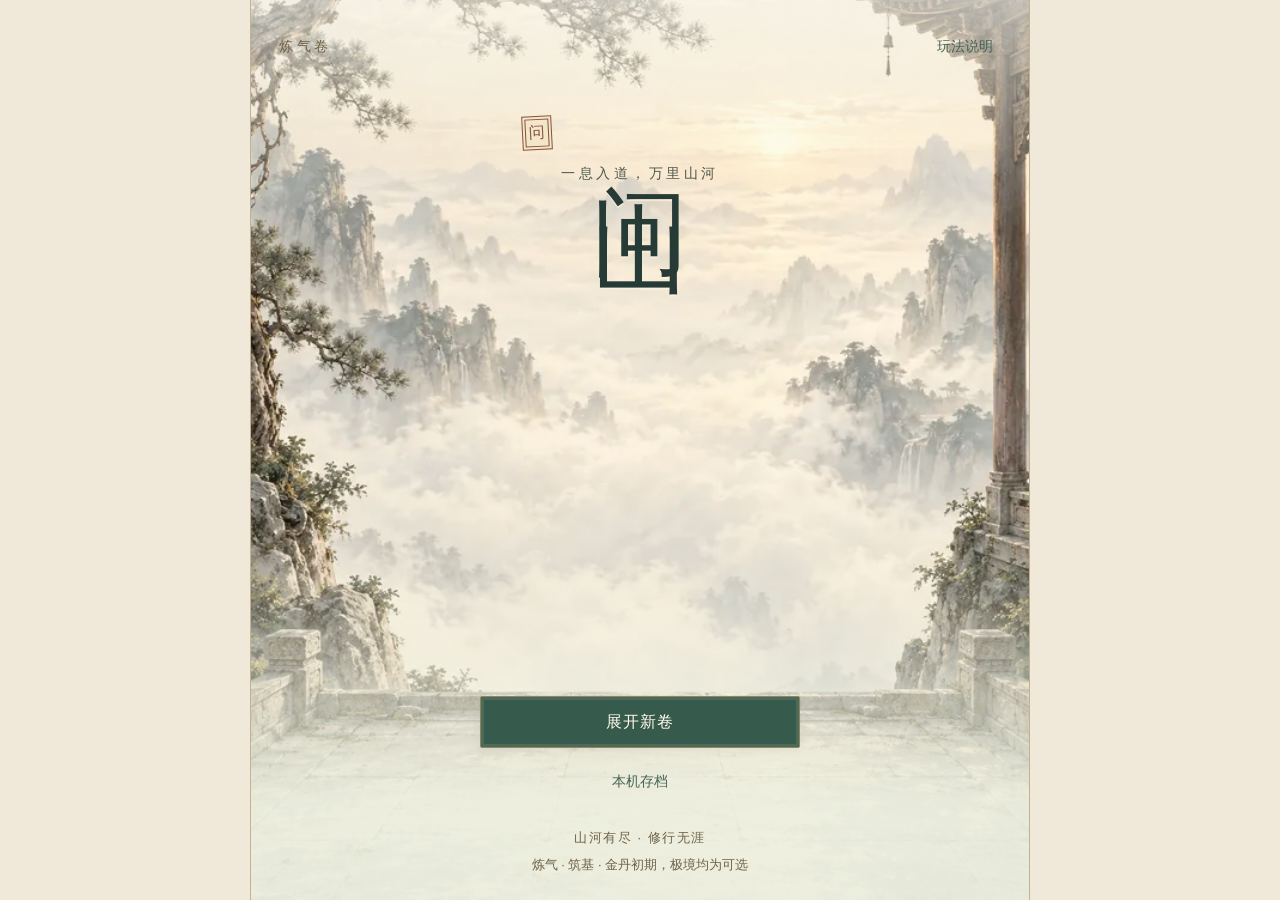
<file: index.html>
<!doctype html><html lang="zh-CN"><head><meta charset="UTF-8"><meta name="viewport" content="width=device-width,initial-scale=1,viewport-fit=cover"><meta name="theme-color" content="#f0e9d9"><meta name="apple-mobile-web-app-title" content="问山"><meta name="apple-mobile-web-app-capable" content="yes"><title>问山 · 修仙绘卷</title><meta name="description" content="展开一卷水墨仙途。从炼气、筑基到金丹初期，择道凝元，问道山河。"><link rel="icon" type="image/svg+xml" href="data:image/svg+xml,%3Csvg xmlns='http://www.w3.org/2000/svg' viewBox='0 0 40 40'%3E%3Crect width='40' height='40' rx='9' fill='%23293837'/%3E%3Ctext x='20' y='29' text-anchor='middle' font-family='serif' font-size='29' fill='%23f3f2ec'%3E山%3C/text%3E%3C/svg%3E"><link rel="modulepreload" href="scroll-app.js?v=5.5.2"><link rel="modulepreload" href="scroll-engine.js?v=5.5.2"><link rel="modulepreload" href="scroll-core.js?v=5.5.2"><link rel="modulepreload" href="scroll-foundation.js?v=5.5.2"><link rel="modulepreload" href="scroll-resonance.js?v=5.5.2"><link rel="modulepreload" href="scroll-storage.js?v=5.5.2"><link rel="modulepreload" href="scroll-insights.js?v=5.5.2"><link id="game-style" rel="stylesheet" href="scroll.css?v=5.5.2" media="print" onload="this.media='all'" onerror="this.dataset.failed='true'"><style>html,body{margin:0;min-height:100%;background:#f0e9d9;color:#2e322f}.boot-scroll{box-sizing:border-box;min-height:100svh;display:grid;place-content:center;text-align:center;padding:24px;font:16px/1.8 system-ui,-apple-system,sans-serif}.boot-scroll h1{font-family:serif;font-size:42px;letter-spacing:.24em;margin:0 0 18px}.boot-scroll p{margin:0;color:#52645b}.boot-scroll a{color:#365946}.boot-scroll small{display:block;margin-top:20px;color:#6b766d}.boot-scroll [hidden]{display:none}</style></head><body><div id="root"><main class="boot-scroll" aria-busy="true"><h1>问山</h1><p id="boot-status" role="status">正在展开仙途…</p><small>进度保存在本机，请勿清除网站数据</small><p id="boot-retry" hidden><a href="">重新载入</a></p><noscript>请启用 JavaScript 后继续，原存档仍保留在本机。</noscript></main></div><div id="combat-fx" class="combat-fx" aria-hidden="true"></div><div id="visual-fx" class="visual-fx" aria-hidden="true"></div><div id="cultivation-gain" class="cultivation-gain" aria-hidden="true"></div><div id="toast" role="status" aria-live="polite"></div><dialog id="dialog"><button class="dialog-close" data-close aria-label="关闭">×</button><div id="dialog-body"></div><div id="dialog-status" class="dialog-toast" role="status" aria-live="polite"></div></dialog><script>window.wenshanLoadFailed=function(){var s=document.getElementById('boot-status'),r=document.getElementById('boot-retry');if(s)s.textContent='仙途加载较慢，可重新载入；请勿清除网站数据';if(r)r.hidden=false};window.setTimeout(window.wenshanLoadFailed,12000);</script><script type="module" src="scroll-app.js?v=5.5.2" onerror="wenshanLoadFailed()"></script></body></html>
</file>
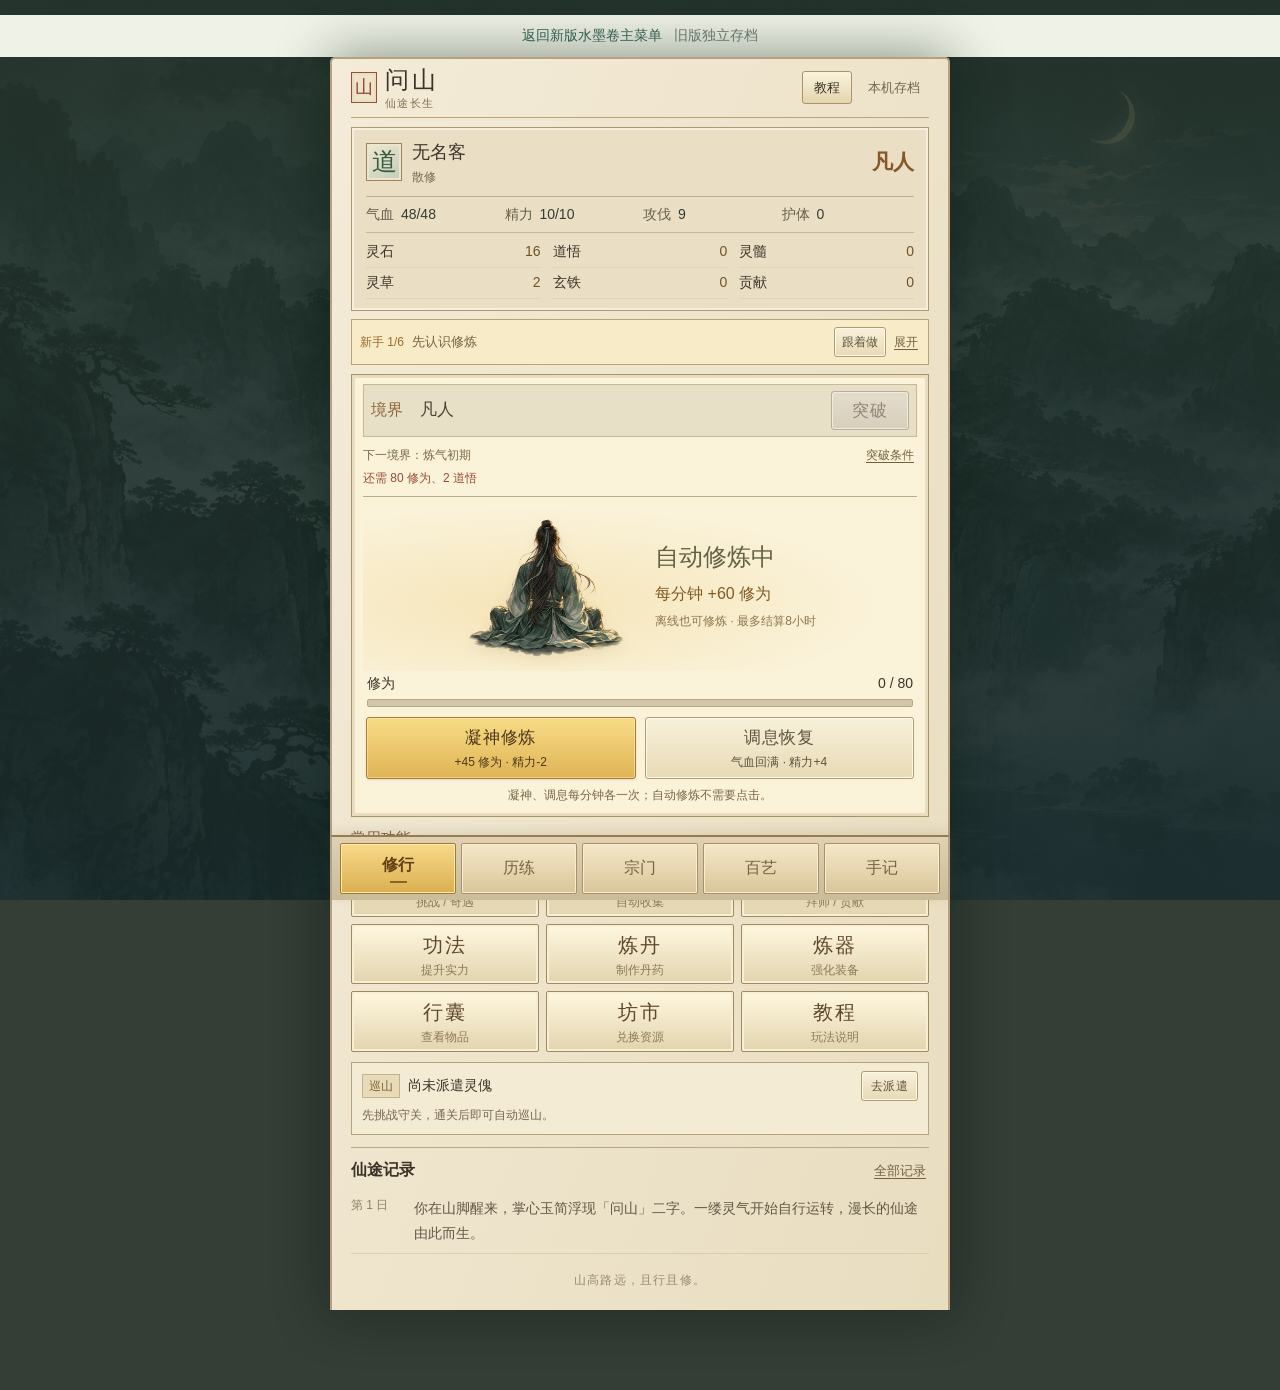
<file: legacy/index.html>
<!doctype html>
<html lang="zh-CN"><head><meta charset="UTF-8"><meta name="viewport" content="width=device-width,initial-scale=1,viewport-fit=cover"><meta name="apple-mobile-web-app-title" content="问山"><meta name="theme-color" content="#e8dcc0"><title>问山 · 一念入仙途</title><meta name="description" content="从凡人出发，在山野奇遇中修行、斗法、破境。自动修炼、宗门功法、灵傀巡山与炼丹铸器相连的长期修仙文字游戏。"><link rel="icon" type="image/svg+xml" href="data:image/svg+xml,%3Csvg xmlns='http://www.w3.org/2000/svg' viewBox='0 0 40 40'%3E%3Crect width='40' height='40' rx='9' fill='%23121f23'/%3E%3Ctext x='20' y='29' text-anchor='middle' font-family='serif' font-size='29' fill='%23d5bb86'%3E山%3C/text%3E%3C/svg%3E"><link rel="stylesheet" href="style.css?v=2.2.0"></head>
<body><div style="text-align:center;background:#eff2e6;padding:10px;font-size:14px"><a href="../index.html" style="color:#315f50">返回新版水墨卷主菜单</a><span style="margin-left:12px;color:#65746c">旧版独立存档</span></div><div class="ambient" aria-hidden="true"></div><div class="shell"><header class="topbar"><a class="brand" href="#" aria-label="问山，回到洞府"><span class="seal">山</span><span>问山<small>仙途长生</small></span></a><div class="top-right"><span class="day" id="day"></span><button class="help-button" id="help-open">教程</button><button class="quiet save-button" id="save-open">本机存档</button></div></header><div id="app"></div><footer class="site-footer">山高路远，且行且修。</footer></div><nav class="nav" aria-label="游戏主菜单"><button data-tab="home" class="active"><span aria-hidden="true">◈</span>修行</button><button data-tab="world"><span aria-hidden="true">⌁</span>历练</button><button data-tab="sect"><span aria-hidden="true">⌘</span>宗门</button><button data-tab="bag"><span aria-hidden="true">◇</span>百艺</button><button data-tab="journal"><span aria-hidden="true">☷</span>手记</button></nav><div id="toast" role="status" aria-live="polite"></div><dialog id="save-dialog"><form method="dialog"><button class="close quiet" aria-label="关闭存档窗口">×</button></form><p class="eyebrow">行路有迹</p><h2>本机存档</h2><p>每次行动和自动结算后保存。沿用旧存档，保留升级前备份与上一份完整本机备份。用同一设备、同一浏览器或原主屏幕入口打开，可继续仙途。</p><p class="muted">存档仅保存在当前浏览器，不跨设备同步。离线根据本机时间结算，单次最多 8 小时。修为满后需手动破境。请勿清除网站数据或使用无痕模式。</p><label for="name-input">道号</label><div class="name-row"><input id="name-input" maxlength="12" autocomplete="off"><button class="primary" id="rename">落款</button></div><div class="save-note" id="save-note"></div><hr><button id="reset-open" class="danger quiet">重走仙途</button><div id="reset-confirm" hidden><p>这会清除本机现有进度，从凡人重新开始。确定重开吗？</p><div class="button-row"><button id="reset-cancel" class="secondary">保留进度</button><button id="reset" class="danger-button">确定重开</button></div></div></dialog><dialog id="help-dialog" class="help-dialog"><form method="dialog"><button class="close quiet" aria-label="关闭玩法说明">×</button></form><p class="eyebrow">问山 · 入门卷</p><h2>从这里看懂仙途</h2><div class="help-actions"><button class="primary" id="tutorial-resume">继续新手指引</button><button class="secondary" id="tutorial-replay">从头再看</button></div><p class="small-note">教程可随时跳过或重看，不会重开游戏，也不会扣除资源。</p><section id="help-overview"><h3>只要记住三条路线</h3><ol><li><strong>自动修炼 → 手动突破</strong><p>修为持续增长。满了以后，检查突破卡上的条件，再点击突破。</p></li><li><strong>挑战守关 → 自动巡山</strong><p>先亲手获胜一次，再让灵傀持续收集资源。巡山不耗精力。</p></li><li><strong>材料与贡献 → 提升实力</strong><p>拜入宗门学习功法，在百艺里炼丹、强化佩剑与法衣。</p></li></ol></section><section id="help-resources"><h3>每种资源是做什么的？</h3><dl><dt>修为</dt><dd>境界进度。自动修炼、凝神与历练可增加；满了需手动突破。</dd><dt>道悟</dt><dd>突破资格，不会被突破消耗。凝神、斗法、奇遇可得；每 5 分钟自动 +1。</dd><dt>灵石</dt><dd>通用货币，用于升级、学习与购买。主要来自巡山和历练。</dd><dt>灵草</dt><dd>炼丹材料，也可供奉宗门。主要来自巡山与采集。</dd><dt>玄铁</dt><dd>炼器、升炉与部分丹方所需。来自巡山、守关，也可在坊市购买。</dd><dt>灵髓</dt><dd>跨大境界及炼破境丹所需。巡山每 5 趟额外获得，守关、遗迹或坊市也可获取。</dd><dt>贡献</dt><dd>宗门功法所需。加入宗门后每分钟 +1，也可完成供奉差事。</dd><dt>精力 / 气血</dt><dd>精力用于凝神和主动历练，每 45 秒恢复 1 点。气血用于战斗；修行页调息可回满。</dd></dl></section><section id="help-breakthrough"><h3>为什么暂时不能突破？</h3><p>卡片右侧会显示“还差多少”。修为满但缺道悟时，继续等修为没有用，可以赢一场守关或随缘探访，也可等每 5 分钟自动得到道悟。</p><p>首次炼气需要 80 修为与 2 道悟。炼气之后，小境界只消耗修为；跨大境界还要灵石、灵髓与破境丹。条件齐备时必定成功。</p></section><section><h3>斗法怎么选招？</h3><p>挥剑不耗真气。御气一剑伤害高但消耗 1 真气；守势减伤并恢复 1 真气。看到“敌方蓄势”时，考虑使用守势。回春丹能治疗，但敌人仍会反击。</p></section><section><h3>离线和存档</h3><p>关闭页面后，修炼、巡山和炼制会在下次打开时结算，单次最多 8 小时。资源自动入袋，不需要额外领取。</p><p>进度存在当前设备的浏览器中。继续用原主屏幕入口或同一浏览器打开；不要清除网站数据，不要使用无痕模式。</p></section></dialog><script type="module" src="app.js?v=2.2.1"></script></body></html>
</file>
<file: scroll.css>
:root{--paper:#f0e9d9;--paper-light:#faf5e9;--ink:#253635;--muted:#657572;--line:#b9c3bb;--jade:#35675f;--jade-light:#e6eeE7;--red:#974d40;--gold:#98763e;--shadow:0 9px 34px #233a3420;color-scheme:light;font-family:"Songti SC","STSong","Noto Serif CJK SC","SimSun",serif;font-size:16px}*{box-sizing:border-box}html{background:var(--paper);scroll-behavior:auto}body{margin:0;color:var(--ink);background:linear-gradient(#f0e9d9ed,#f0e9d9f5),var(--scene-image);background-size:cover;background-attachment:fixed;line-height:1.65;-webkit-tap-highlight-color:transparent}button,input{font:inherit}button,a,input{touch-action:manipulation}button,.button{border:1px solid var(--line);background:#faf5e9d9;color:var(--ink);padding:10px 16px;border-radius:3px;min-height:44px;cursor:pointer;display:inline-flex;align-items:center;justify-content:center;gap:6px;line-height:1.4;text-decoration:none;font-size:1rem;transition:background .18s,transform .18s}button:active:not(:disabled){transform:translateY(1px)}button:focus-visible,a:focus-visible,input:focus-visible,summary:focus-visible{outline:3px solid #ba8646;outline-offset:3px}button:disabled{cursor:default;background:#e9eae4;color:#7a827d;border-color:#d4d8d1}.primary{background:var(--jade);color:#fffaf0;border-color:var(--jade);box-shadow:0 3px 0 #204a43}.secondary{background:#f9faf4c9;border-color:#69877b}.text{border:0;background:transparent;box-shadow:none;padding:8px;min-height:40px;color:var(--jade);font-size:.875rem}.large{min-height:54px;width:100%;font-size:1.125rem;letter-spacing:.12em}.small{font-size:.875rem;padding:9px 12px;min-height:42px}.button-pair,.main-actions{display:grid;grid-template-columns:1fr 1fr;gap:10px}.small-note,small{font-size:.8125rem;color:var(--muted);line-height:1.6}.small-note{margin:9px 0}.muted{color:var(--muted)}h1,h2,h3,p{margin-top:0}h1,h2,h3{font-weight:600;line-height:1.4}h2{font-size:1.4rem;margin-bottom:7px}h3{font-size:1.0625rem;margin-bottom:5px}p{margin-bottom:12px}small{display:block}a{color:var(--jade);text-underline-offset:4px}.warning{color:var(--red)}.volume{font-size:.875rem;letter-spacing:.25em;color:var(--muted)}.seal{display:inline-flex;align-items:center;justify-content:center;min-width:35px;width:35px;height:40px;line-height:1;border:1px solid var(--red);outline:1px solid var(--red);outline-offset:-4px;color:var(--red);font-size:1.35rem;transform:rotate(-3deg)}.main-menu{max-width:720px;min-height:100svh;margin:auto;display:flex;flex-direction:column;align-items:center;padding:25px 26px max(24px,env(safe-area-inset-bottom));background:linear-gradient(#f5f5eeee 0%,#f5f5ee35 22%,#f5f5ee10 60%,#f5f5eef7 89%),var(--scene-image) center center/cover;position:relative}.menu-top{display:flex;align-items:center;justify-content:space-between;width:100%;padding-top:env(safe-area-inset-top)}.menu-title{text-align:center;margin:4vh 0 4vh}.menu-title h1{font-size:clamp(4.8rem,18vw,7rem);letter-spacing:.18em;margin:14px 0 8px 14px;text-shadow:2px 5px 3px #1b282215;line-height:1.15;font-weight:500}.menu-title p{letter-spacing:.23em;font-size:1rem}.menu-title .seal{font-size:1rem;width:30px;min-width:30px;height:34px}.menu-actions{width:min(100%,330px);display:flex;flex-direction:column;gap:14px;margin-top:auto}.menu-actions .large{flex-direction:column}.menu-actions small{color:inherit;font-size:.8125rem;letter-spacing:0;opacity:.85}.legacy-note{background:#f9f9f0e8;border-left:2px solid var(--jade);padding:13px 16px;font-size:.875rem}.legacy-note p{margin:5px 0}.legacy-note a{display:inline-flex;align-items:center;min-height:40px;margin-right:12px}.menu-foot{text-align:center;font-size:.875rem;letter-spacing:.15em;margin-top:24px;color:var(--muted)}.menu-foot small{letter-spacing:0;margin-top:5px}.creation{max-width:650px;margin:auto;padding:20px 20px max(35px,env(safe-area-inset-bottom));min-height:100svh;background:linear-gradient(#f7f7f2dd,#f7f7f2f0),var(--scene-image) center/cover}.page-top{display:flex;align-items:center;justify-content:space-between;margin-bottom:25px;padding-top:env(safe-area-inset-top)}.creation h1{font-size:2rem;letter-spacing:.14em;margin-bottom:6px}.segmented{display:flex;margin:20px 0 8px;gap:12px}.segmented button{min-width:82px}.segmented .selected{background:var(--jade);color:white;border-color:var(--jade)}.portrait-choices{display:grid;grid-template-columns:1fr 1fr;gap:14px;margin-bottom:23px}.portrait-choice{position:relative;min-width:0;padding:0;display:flex;flex-direction:column;background:linear-gradient(#eff1e870,#faf5e9a0);border:1px solid #bdc7b9;overflow:hidden}.portrait-choice.selected{border:2px solid var(--jade);background:linear-gradient(#dce8de55,#f8f9f0aa);box-shadow:inset 0 0 0 4px #fff8}.portrait-choice img{width:100%;aspect-ratio:1;object-fit:contain;display:block}.portrait-choice span{font-size:1rem;padding:8px 0 14px}.portrait-choice i{position:absolute;right:7px;top:8px;font-size:.75rem;background:var(--jade);color:white;font-style:normal;padding:4px 7px}.creation form{display:grid;gap:9px}.creation label{font-size:1.0625rem}.creation input{border:0;border-bottom:1px solid #6d857c;background:#fafaf399;border-radius:0;color:var(--ink);min-height:48px;padding:8px 12px;width:100%;font-size:1.125rem}.creation form .large{margin-top:15px}.game-shell{max-width:760px;margin:auto;min-height:100svh;background:#f1eadbb5;border-inline:1px solid #afbeb547}.game-header{position:sticky;top:0;z-index:5;background:#f1eadbee;backdrop-filter:blur(12px);border-bottom:1px solid var(--line);padding:max(8px,env(safe-area-inset-top)) 18px 0;box-shadow:0 2px 15px #24382d0a}.identity{display:flex;align-items:center;justify-content:space-between;gap:12px;min-height:44px}.identity>div{flex:1;text-align:right}.identity b{font-size:1rem;overflow-wrap:anywhere}.identity small{font-size:.8125rem}.brand{border:0;background:transparent;box-shadow:none;padding:0;font-size:1.5rem;letter-spacing:.13em;display:flex;gap:11px;white-space:nowrap}.brand span{font-size:.6875rem;writing-mode:vertical-rl;letter-spacing:.07em;line-height:1.2;color:var(--red);border-left:1px solid #974d4050;padding-left:4px}.resources{display:grid;grid-template-columns:repeat(4,1fr);padding:8px 0 9px;gap:3px}.resources button{flex-direction:column;gap:0;min-width:0;border:0;border-right:1px solid #bac6ba85;background:transparent;border-radius:0;padding:0 6px;min-height:43px;line-height:1.35}.resources button:last-child{border-right:0}.resources span{font-size:.8125rem;color:var(--muted)}.resources strong{font-family:ui-serif,Georgia,serif;font-size:1rem;max-width:100%;overflow-wrap:anywhere}.game-content{padding:14px 18px calc(105px + env(safe-area-inset-bottom));min-height:80vh}.game-content footer{text-align:center;padding:20px 0 0}.guide{border:1px solid #a6bbae;box-shadow:3px 3px 0 #ccd5c74d;padding:10px 12px;background:#fbf6e9c2;margin-bottom:16px}.guide-title{display:flex;align-items:center;gap:10px}.guide-title>span{font-size:.75rem;color:var(--jade);white-space:nowrap}.guide-title b{font-size:.9375rem;flex:1}.guide-title .text{min-height:30px;padding:0 2px;font-size:.8125rem}.guide p{font-size:.875rem;line-height:1.55;margin:6px 0}.guide-actions{display:flex;justify-content:space-between;align-items:center}.guide-actions .small{font-size:.8125rem;min-height:34px;padding:7px 12px}.guide-actions .text{font-size:.8125rem}.tutorial-target{outline:3px solid #aa7644!important;outline-offset:4px;animation:highlight 1.2s ease-in-out 3}@keyframes highlight{50%{outline-color:#aa764440}}.offline{background:#e8ede28a;border-left:3px solid var(--jade);padding:12px;margin-bottom:15px}.offline p{margin:5px 0;font-size:.875rem}.float{float:right;padding:0 5px;min-height:28px}.realm-line{display:flex;align-items:center;justify-content:space-between;gap:8px;padding:0 2px}.realm-line>div{flex:1}.realm-line h1{font-size:1.6rem;letter-spacing:.10em;margin:0 0 2px}.realm-line p{font-size:.8125rem;color:var(--muted);margin:0}.vertical-note{writing-mode:vertical-rl;font-size:.6875rem;letter-spacing:.25em;color:var(--muted);border-right:1px solid #9aaa9b;padding-right:7px;margin-right:4px}.realm-line>.text{font-size:.8125rem;align-self:flex-start}.portrait-stage{height:265px;position:relative;display:flex;align-items:center;justify-content:center;background:radial-gradient(ellipse at 50% 81%,#566d5d15,transparent 48%),var(--scene-image) center 57%/cover;isolation:isolate;overflow:hidden;mask-image:linear-gradient(transparent,#000 12%,#000 85%,transparent)}.portrait-stage:before{content:"";position:absolute;inset:0;background:#f2f4ece6;z-index:-1}.cultivator{height:260px;width:280px;max-width:90%;object-fit:contain;position:relative;z-index:1;filter:drop-shadow(0 7px 9px #46675216);transform-origin:50% 80%}.is-active .cultivator{animation:breathe 6s ease-in-out infinite}@keyframes breathe{50%{transform:translateY(-4px) scale(1.015);filter:drop-shadow(0 8px 15px #62916d4d)}}.qi-ring{position:absolute;width:250px;height:250px;border:1px solid #81a48f55;border-radius:50%;z-index:0;opacity:.5;transform:rotateX(65deg);bottom:-58px}.ring-two{width:315px;height:315px;bottom:-88px;border-style:dashed;opacity:.25}.is-active .ring-one{animation:ripple 6s ease-out infinite}.is-active .ring-two{animation:ripple 6s ease-out 3s infinite}@keyframes ripple{0%{transform:rotateX(65deg) scale(.6);opacity:.1}40%{opacity:.55}100%{transform:rotateX(65deg) scale(1.25);opacity:0}}.qi-dust{position:absolute;inset:0;pointer-events:none;opacity:0}.is-active .qi-dust{opacity:1}.qi-dust i{position:absolute;width:3px;height:3px;border-radius:50%;background:#81a48f;box-shadow:0 0 5px #519a62;bottom:25%;left:30%;animation:mote 7s ease-in-out infinite}.qi-dust i:nth-child(2){left:67%;animation-delay:-2s}.qi-dust i:nth-child(3){left:22%;animation-delay:-4s}.qi-dust i:nth-child(4){left:76%;animation-delay:-6s}@keyframes mote{0%{transform:translate(0,0);opacity:0}40%{opacity:.7}100%{transform:translate(13px,-130px);opacity:0}}.portrait-caption{position:absolute;bottom:6px;left:0;right:0;text-align:center;font-size:.75rem;color:#577063;letter-spacing:.25em;z-index:2}.cultivation-controls{padding:0 3px}.progress-label{display:flex;align-items:center;justify-content:space-between;gap:10px;margin-bottom:6px;font-size:.9375rem}.progress-label b{font-size:.9375rem;font-weight:500}.bar{height:9px;background:#d8dfd5;border-radius:2px;overflow:hidden;box-shadow:inset 0 1px 2px #334a3510}.bar i{display:block;height:100%;background:linear-gradient(90deg,#55776a,#719180);transition:width .5s}.bar.enemy i{background:#a66d60}.tick-row{display:flex;justify-content:space-between;gap:8px;font-size:.8125rem;color:var(--muted);margin-top:8px}.tick-row b{font-weight:600;color:var(--jade)}.breath-track{height:2px;background:#dce4d900;margin:7px 0 15px}.breath-track i{display:block;background:#849f8e;height:100%;transition:width 1s linear}.main-actions button{min-height:49px}.cultivation-controls>.small-note{text-align:center}.bonus-link{width:100%;margin-top:0;font-size:.8125rem}.ink-link{border:0;border-bottom:1px solid var(--jade);background:none;display:flex;margin:8px auto 0;padding:9px 5px;color:var(--jade)}.chapter-end{border-block:1px solid #aebbab;padding:14px 4px;text-align:center;margin-bottom:12px}.chapter-end p{font-size:.875rem;margin-bottom:0}.activity{display:flex;align-items:center;justify-content:space-between;border-block:1px solid #b9c4b7;padding:9px 0;margin-top:13px;gap:10px}.activity>div{display:flex;align-items:center;flex-wrap:wrap;gap:7px}.activity b{font-size:.875rem}.activity small{font-size:.8125rem}.tiny-seal{color:var(--jade);border:1px solid #7a9182;padding:0 3px;font-size:.75rem}.home-links{display:grid;grid-template-columns:repeat(3,1fr);gap:9px;margin-top:17px}.home-links button{flex-direction:column;gap:2px;border:0;border-bottom:1px solid #789584;border-radius:0;background:#f8fbf377;padding:12px 3px}.home-links b{font-size:1.0625rem;letter-spacing:.08em;font-weight:500}.home-links span{font-size:.75rem;color:var(--muted)}.recent{margin-top:25px}.recent h3{font-size:.9375rem;color:var(--jade);letter-spacing:.12em}.recent p{font-size:.8125rem;color:var(--muted);border-bottom:1px solid #d5ddd255;margin:0;padding:6px 0}.bottom-nav{position:fixed;bottom:0;left:50%;transform:translateX(-50%);width:min(100%,760px);z-index:9;display:grid;grid-template-columns:repeat(5,1fr);gap:1px;background:#f1eadbfa;backdrop-filter:blur(15px);border-top:1px solid #92a68f;padding:7px 9px max(8px,env(safe-area-inset-bottom));box-shadow:0 -5px 24px #1d432c09}.bottom-nav button{border:0;border-radius:0;background:none;display:flex;flex-direction:column;gap:2px;font-size:.8125rem;padding:0 3px;min-height:49px;color:#657b6c}.bottom-nav span{font-size:1.05rem;line-height:1.3;border:1px solid transparent;width:26px;height:26px;display:grid;place-items:center}.bottom-nav button.active{color:var(--jade);font-weight:600}.bottom-nav .active span{border-color:var(--jade);background:#e4ece0}.section-head{margin:5px 0 18px;padding-bottom:9px;border-bottom:1px solid var(--line)}.section-head h2{letter-spacing:.12em;font-size:1.45rem}.section-head p{font-size:.875rem;color:var(--muted);margin:0}.map-scroll{position:relative;background:linear-gradient(#f1eadbba,#f1eadbef),var(--scene-image) center/cover;padding:0 0 6px}.map-place{display:flex;gap:13px;margin-bottom:20px;position:relative;min-width:0}.map-number{display:flex;align-items:center;justify-content:center;width:36px;min-width:36px;height:42px;border:1px solid #829a8a;outline:3px double #d3ddcd;outline-offset:-5px;color:var(--jade);margin-top:2px;background:#f8faf0d9}.map-place:not(:last-child):after{content:"";position:absolute;width:1px;top:52px;bottom:-10px;left:18px;background:#97ad9755}.place-body{width:100%;min-width:0;padding:0 0 17px;border-bottom:1px solid #b8c7b39c}.place-title{display:flex;align-items:center;justify-content:space-between;gap:10px;flex-wrap:wrap}.place-title h3{margin-bottom:0}.place-title>span{font-size:.8125rem;color:var(--jade)}.place-body>p{font-size:.875rem;margin:5px 0}.place-body .loot-line{font-size:.8125rem;color:var(--muted)}.place-body .button-pair{margin-top:12px}.place-body button{font-size:.875rem;padding:10px 5px}.map-place.locked{opacity:.58}.map-place.locked .map-number{color:var(--muted);border-color:#c3cec0}.locked .place-body{padding-bottom:15px}.farming .place-title h3{color:var(--jade)}.active-hint{color:var(--jade);font-size:.8125rem}.tower-section{border-top:3px double #97a590;margin-top:15px;padding-top:21px}.tower-header{display:flex;align-items:center;gap:17px;margin-bottom:14px}.tower-header h2{margin:0}.tower-header p{font-size:.875rem;margin:3px 0}.tower-section>p{font-size:.875rem}.tower-floors{display:grid;grid-template-columns:repeat(5,1fr);gap:9px;margin:17px 0}.tower-floors button{display:flex;flex-direction:column;padding:10px 3px;font-family:Georgia,serif;font-size:1.1rem}.tower-floors small{font-family:serif;font-size:.75rem}.tower-floors .cleared{background:#e4edde;border-color:#78936e}.tower-section>.secondary{width:100%}details{font-size:.875rem;color:var(--muted);margin-top:6px}summary{cursor:pointer;color:var(--jade);min-height:34px;padding-top:5px}details p{font-size:.8125rem;margin:7px 0}.tech-card{display:grid;grid-template-columns:32px 1fr auto;gap:12px;align-items:center;padding:14px 0;border-bottom:1px solid #c6cec0}.tech-symbol{writing-mode:vertical-rl;font-size:1.3rem;color:#809579;border:1px solid #b7c6b0;padding:9px 3px}.tech-card h3{font-size:1rem}.tech-card p{font-size:.875rem;margin:5px 0}.tech-card .place-title span{font-size:.75rem}.tech-card .small{padding:9px 11px}.tech-card .warning{font-size:.8125rem}.tech-card small{font-size:.8125rem}.sect-current{border-block:3px double #a1b39c;padding:20px 15px;margin:10px 0 25px;text-align:center;background:radial-gradient(ellipse at 50% 20%,#dce7d5aa,transparent 70%)}.sect-current h2{font-size:1.8rem;margin:7px 0}.sect-current h3{color:var(--jade);font-size:1rem}.sect-current p{font-size:.875rem}.sect-current button{width:100%}.pair-stat{display:flex;justify-content:center;gap:25px;margin:14px 0;font-size:.9375rem}.pair-stat b{font-size:1.15rem;margin-left:5px}.sects{margin-top:25px}.sect-choice{display:grid;grid-template-columns:31px 1fr auto;gap:13px;align-items:center;border-bottom:1px solid #b9c7b2;padding:18px 0}.sect-choice h3 small{display:inline-block;font-size:.75rem;color:var(--muted);margin-left:9px}.sect-choice p{font-size:.875rem;margin:6px 0}.sect-choice b{font-size:.8125rem;color:var(--jade);font-weight:500}.sect-mark{writing-mode:vertical-rl;font-size:1.5rem;color:#6c8568;letter-spacing:.2em}.sect-choice.selected{background:#dce8d744}.sect-choice .small{padding:8px 9px;max-width:75px}.stat-strip{display:flex;justify-content:space-around;gap:10px;font-size:.8125rem;margin-bottom:15px;background:#e8ede1a3;padding:12px 8px}.stat-strip b{display:block;font-size:1rem}.equipped-slots article{display:flex;justify-content:space-between;align-items:center;gap:15px;padding:14px 0;border-bottom:1px solid var(--line)}.equipped-slots article span{color:var(--muted);font-size:.8125rem}.equipped-slots article span b{color:var(--gold);margin-left:5px}.equipped-slots h3{font-size:1rem;margin:4px 0}.equipped-slots small{font-size:.8125rem}.set-details{margin:14px 0 25px;padding:10px 13px;border:1px solid #c0cdbc;background:#eff3e7b0}.gear-card{display:flex;align-items:center;justify-content:space-between;gap:14px;border-bottom:1px solid #c4cebc;padding:15px 0}.gear-card h3{font-size:1.0625rem;margin:3px 0 5px}.gear-card h3 small{display:inline;font-size:.75rem}.quality-label{font-size:.75rem;color:var(--muted)}.quality-fine .quality-label,.quality-fine h3{color:#477b55}.quality-rare .quality-label,.quality-rare h3{color:#467784}.quality-epic .quality-label,.quality-epic h3{color:#856283}.quality-artifact .quality-label,.quality-artifact h3{color:#9a7036}.gear-card p{font-size:.875rem;margin:0 0 4px}.gear-card small{font-size:.8125rem}.gear-card .small{white-space:nowrap}.artifact-effect{display:block;font-size:.8125rem;color:var(--gold)}.healing{margin-top:25px;border-top:3px double #aabc9d;padding-top:18px}.healing p{font-size:.875rem}.merchant-intro{display:flex;gap:18px;align-items:center;margin:25px 0 30px}.merchant-intro p{font-size:.9375rem;margin:0;color:var(--muted)}.merchant-intro .seal{min-width:36px}.supply-row{display:flex;align-items:center;justify-content:space-between;margin-top:20px;padding:16px 0;border-block:1px solid var(--line)}.supply-row p{margin:0;font-size:.875rem}.battle{padding:10px 0 15px}.enemy-seal{border:2px solid #9a7663;width:78px;height:78px;margin:15px auto 12px;display:flex;align-items:center;justify-content:center;font-size:2rem;color:#916450;outline:1px solid #9a7663;outline-offset:-7px;transform:rotate(-3deg);background:#ebe2d450}.battle>h2{text-align:center;font-size:1.3rem;margin-bottom:20px}.intent{font-size:.875rem;margin:12px 0 22px;text-align:center}.battle-actions{display:grid;grid-template-columns:1fr 1fr;gap:10px;margin:16px 0}.battle-actions button{font-size:.9375rem}.combat-log{list-style:none;padding:10px 12px;margin:18px 0;background:#e4eadd60;min-height:80px}.combat-log li{font-size:.8125rem;color:var(--muted);padding:3px 0}.battle>.text{display:flex;margin:auto}.equation{text-align:center;padding:18px;font-size:1.25rem;color:var(--jade);border-block:1px solid #bdcbb6;margin:18px 0}.equation strong{font-size:1.7rem}dialog{width:calc(100% - 30px);max-width:530px;border:1px solid #8ca184;border-radius:4px;background:var(--paper-light);color:var(--ink);box-shadow:var(--shadow);padding:28px 24px;max-height:88svh;overflow:auto}dialog::backdrop{background:#1527208c;backdrop-filter:blur(3px)}.dialog-close{position:sticky;top:0;float:right;z-index:2;border:0;background:#f8f9f1;min-height:34px;width:34px;padding:0;font-family:Arial,sans-serif;font-size:1.4rem;margin:-12px -11px 3px 4px}dialog h2{padding-right:20px}dialog p{font-size:.9375rem}.help-list{padding-left:22px}.help-list li{margin-bottom:20px}.help-list p{font-size:.875rem;margin-top:6px}.save-actions{display:flex;flex-direction:column;gap:12px;margin:18px 0}#toast{position:fixed;left:50%;bottom:calc(85px + env(safe-area-inset-bottom));transform:translate(-50%,15px);width:max-content;max-width:calc(100% - 38px);z-index:30;padding:12px 18px;border-radius:4px;background:#233e35f5;color:#fffbea;box-shadow:var(--shadow);font-size:.875rem;opacity:0;pointer-events:none;transition:opacity .2s,transform .2s}#toast.show{opacity:1;transform:translate(-50%,0)}
@media(min-width:600px){.game-content{padding-inline:38px}.game-header{padding-inline:38px}.portrait-stage{height:330px}.cultivator{height:325px;width:355px}.cultivation-controls{max-width:520px;margin:auto}.realm-line h1{font-size:1.85rem}.menu-title{margin-block:5vh 7vh}.main-menu{border-inline:1px solid #b4c1ac}.creation{padding-inline:45px}.portrait-choice img{max-height:260px}.guide{max-width:640px;margin-inline:auto}.tick-row{font-size:.875rem}}
@media(max-width:380px){.game-header{padding-inline:12px}.game-content{padding-inline:12px}.identity{gap:7px}.brand{font-size:1.25rem}.identity small{font-size:.75rem}.realm-line h1{font-size:1.4rem}.portrait-stage{height:237px}.cultivator{height:235px;width:250px}.tech-card{grid-template-columns:24px 1fr auto;gap:8px}.tech-card h3{font-size:.9375rem}.tech-symbol{font-size:1.1rem}.tech-card p{font-size:.8125rem}.map-place{gap:10px}.map-number{min-width:27px;width:27px;height:36px}.map-place:not(:last-child):after{left:13px}.place-body button{font-size:.8125rem}.sect-choice{grid-template-columns:23px 1fr auto;gap:8px}.main-menu{padding-inline:20px}.menu-title{margin:3vh 0}.menu-title h1{font-size:5rem}.creation{padding-inline:15px}.portrait-choices{gap:10px}.guide-title{gap:6px}.guide-title b{font-size:.875rem}}
@media(prefers-reduced-motion:reduce){*,*:before,*:after{animation:none!important;transition:none!important;scroll-behavior:auto!important}}

.guide.compact{padding:4px 10px;margin-bottom:12px}.guide-title-button{flex:1;justify-content:flex-start;border:0;background:none;padding:5px 0;min-height:40px;gap:7px;font-size:.875rem;font-weight:600}.guide-title-button small{font-size:.75rem;font-weight:400;white-space:nowrap}.guide.compact .guide-title>.text{min-height:40px;white-space:nowrap}.guide.expanded .guide-title-button small{display:none}@media(max-width:380px){.guide-title-button{font-size:.8125rem}.guide-title-button small{display:none}}

.resources span,.bottom-nav button{font-size:.875rem}.small{min-height:44px}.gear-card small,.tech-card small,.equipped-slots small{font-size:.875rem}
/* Six-slot equipment surface */
.equipment-grid{display:grid;grid-template-columns:repeat(3,minmax(0,1fr));gap:11px;margin-top:5px}.equipment-slot{position:relative;min-width:0;min-height:166px;padding:9px 7px 11px;display:flex;flex-direction:column;gap:3px;justify-content:flex-start;background:linear-gradient(155deg,#fffffa,#edf2e5);border:1px solid #95aa8c;box-shadow:0 3px 8px #314d2e08;overflow:hidden}.slot-heading{display:flex;width:100%;justify-content:space-between;gap:3px;font-size:.8125rem;color:var(--muted);line-height:1.4}.slot-heading b{color:var(--gold);font-weight:600}.equipment-icon{width:64px;height:64px;object-fit:contain;flex:none;display:block}.equipment-slot .equipment-icon{margin:3px 0 1px}.equipment-slot>strong{font-size:.9375rem;line-height:1.4;text-align:center;font-weight:600;max-width:100%;overflow-wrap:anywhere;min-height:1.4em}.equipment-slot>small{font-size:.75rem;line-height:1.4}.equipment-slot.empty-slot{border-style:dashed;border-color:#b2c0a9;background:#f3f5ec}.empty-slot .equipment-icon{opacity:.34;filter:grayscale(1)}.empty-slot>strong{font-size:.875rem;font-weight:400;color:var(--muted)}.equipment-slot.selected-slot{outline:2px solid var(--jade);outline-offset:2px}.slot-badge{font-size:.6875rem;line-height:1.25;background:#e6eddf;color:var(--jade);padding:2px 5px;margin-top:2px}.quality-fine{--quality:#4e7650}.quality-rare{--quality:#457888}.quality-epic{--quality:#83617b}.quality-artifact{--quality:#957037}.quality-common{--quality:#6a7467}.equipment-slot:not(.empty-slot){border-color:var(--quality)}.equipment-slot:not(.empty-slot):after{content:"";position:absolute;bottom:0;left:0;right:0;height:3px;background:var(--quality)}.equipment-slot:not(.empty-slot)>small,.inventory-tile>span:not(.tile-icon){color:var(--quality)}.equipment-note{font-size:.8125rem;text-align:center;color:var(--muted);margin:12px 0 19px}.set-active{color:var(--jade);font-weight:600}.inventory-heading{display:flex;align-items:baseline;justify-content:space-between;gap:8px;margin:22px 0 11px}.inventory-heading h2{font-size:1.2rem;letter-spacing:.08em;margin:0}.inventory-heading>span{font-size:.8125rem;color:var(--muted)}.inventory-filters{display:flex;gap:7px;overflow-x:auto;margin:0 -2px 15px;padding:3px 2px 8px;scrollbar-width:thin}.inventory-filters button{flex:none;font-size:.875rem;min-height:40px;padding:8px 11px;background:#f8fbf1;border-color:#b2c3a7}.inventory-filters .selected{background:var(--jade);color:white;border-color:var(--jade)}.inventory-grid{display:grid;grid-template-columns:repeat(3,minmax(0,1fr));gap:10px}.inventory-tile{min-width:0;padding:10px 6px;display:flex;flex-direction:column;gap:3px;border:1px solid #c6d0be;background:#fafbf5;justify-content:flex-start;text-align:center;min-height:143px}.tile-icon{position:relative;display:grid;place-items:center;width:100%;height:59px}.inventory-tile .equipment-icon{width:55px;height:55px}.inventory-tile>strong{font-size:.875rem;line-height:1.45;overflow-wrap:anywhere}.inventory-tile>span:not(.tile-icon){font-size:.75rem;line-height:1.4}.inventory-tile>small{font-size:.75rem}.worn-badge{position:absolute;bottom:0;left:50%;transform:translateX(-50%);font-size:.6875rem;background:#e4ebdbed;color:var(--jade);padding:1px 5px;white-space:nowrap}.empty-inventory{grid-column:1/-1;text-align:center;padding:30px 10px;background:#eef2e8;color:var(--muted);font-size:.9375rem}.gear-card-actions{display:flex;flex-direction:column;align-items:stretch;flex:none;min-width:74px}.gear-card-actions .text{font-size:.8125rem}.detail-title{display:flex;align-items:center;gap:15px;margin-bottom:18px}.detail-title>.equipment-icon{width:83px;height:83px;background:radial-gradient(#e2eada70,transparent 65%)}.detail-title h2{padding-right:8px;margin:5px 0;font-size:1.45rem}.enhance-label{font-size:.8125rem;color:var(--gold)}.item-base{padding:12px;background:#edf1e780;margin-bottom:20px}.item-base b{font-size:.8125rem;color:var(--muted);font-weight:400}.item-base p{margin:4px 0 0;font-size:.9375rem}.compare-heading{display:flex;flex-direction:column;gap:3px;margin-bottom:10px}.compare-heading b{font-size:1rem}.compare-heading span{font-size:.8125rem;color:var(--muted)}.comparison-table{border-block:1px solid #a7b89c}.compare-row{display:grid;grid-template-columns:1.3fr 1fr 1fr 1fr;gap:7px;padding:9px 4px;border-bottom:1px solid #c2cdbb5c;font-size:.9375rem;align-items:center;text-align:right}.compare-row>span:first-child{text-align:left;font-size:.8125rem}.compare-row:last-child{border-bottom:0}.table-labels{color:var(--muted);font-size:.8125rem;background:#edf2e7}.compare-row strong{font-size:.875rem}.delta-positive{color:#347149}.delta-negative{color:#9b4e44}.delta-neutral{color:#74806d;font-weight:400}.detail-set,.artifact-description{padding:12px;margin:15px 0;background:#eff3e8;border-left:2px solid var(--jade)}.detail-set p,.artifact-description p{font-size:.8125rem;margin:4px 0}.artifact-description{border-color:var(--gold);background:#f3edde}.enhance-panel{border-top:3px double #b3c2a5;margin-top:23px;padding-top:18px}.enhance-panel p{font-size:.875rem;margin:6px 0}.enhance-panel .large{font-size:1rem;margin-top:9px;letter-spacing:0;min-height:46px}.replacement-list{display:flex;flex-direction:column;gap:8px;margin-top:12px}.replacement-list button{justify-content:flex-start;text-align:left;padding:8px}.replacement-list .equipment-icon{width:48px;height:48px}.replacement-list span{min-width:0}.replacement-list b{font-size:.9375rem}.replacement-list small{font-size:.8125rem}.gear-detail>.button-pair{margin-top:17px}.gear-detail>h3{margin-top:22px}.detail-feedback{position:sticky;top:0;z-index:2;background:#dcebd1f5;color:#315e38;padding:11px 13px;margin-bottom:12px;border:1px solid #87a17b;font-size:.9375rem;text-align:center;animation:forge-feedback .75s ease-out}.detail-feedback:before{content:"✧";margin-right:7px;color:#9a7c42}.ready-tag{display:inline;font-size:.75rem;font-style:normal;color:var(--jade);border:1px solid #91a889;background:#e3ecd9;padding:2px 5px;margin-left:5px}.threshold{display:inline;font-size:.875rem}.accumulation-note{color:#4f7455}.progress-label{align-items:baseline}.progress-label>span{min-width:0}.progress-label>b{white-space:nowrap}
/* Motion is geometric qi, never a blocking effect or full-screen flash. */
.qi-aura{position:absolute;width:205px;height:215px;bottom:20px;border-radius:50%;background:radial-gradient(ellipse,#689b5e18,transparent 70%);opacity:.2;z-index:0}.is-active .qi-aura{animation:qi-bloom 7s ease-in-out infinite}.qi-streams{position:absolute;inset:0;z-index:0;opacity:0;pointer-events:none}.is-active .qi-streams{opacity:1}.qi-streams i{position:absolute;left:50%;top:40%;width:220px;height:140px;margin:-35px 0 0 -110px;border:1px solid transparent;border-top-color:#54856942;border-left-color:#54856918;border-radius:50%;transform:rotate(-25deg);animation:qi-flow 9s linear infinite}.qi-streams i:nth-child(2){width:270px;height:165px;margin-left:-135px;animation-direction:reverse;animation-delay:-3s;border-top-color:#738d6d35}.qi-streams i:nth-child(3){width:180px;height:130px;margin-left:-90px;animation-duration:12s;animation-delay:-6s;border-top-color:#af94512e}.visual-fx{position:fixed;inset:0;z-index:18;pointer-events:none;display:grid;place-items:center;overflow:hidden}.visual-fx:empty{display:none}.effect-word{position:relative;display:flex;flex-direction:column;gap:8px;align-items:center;padding:25px 35px;background:radial-gradient(ellipse,#f4f7eafa,transparent 73%);animation:ink-reveal 2.3s ease-out both}.effect-word strong{font-size:3rem;letter-spacing:.25em;color:#32553c;text-shadow:0 2px 20px #f9fce8}.effect-word span{font-size:1rem;letter-spacing:.1em;color:#526749}.effect-rings{position:absolute;left:50%;top:50%;width:1px;height:1px}.effect-rings i{position:absolute;width:240px;height:240px;border:1px solid #6b91604a;border-radius:50%;margin:-120px;animation:ink-wave 2.1s ease-out both}.effect-rings i:nth-child(2){animation-delay:.18s;border-style:dashed}.effect-rings i:nth-child(3){animation-delay:.36s;border-color:#a98e5440}.fx-cultivate .effect-word strong,.fx-equipment .effect-word strong,.fx-learn .effect-word strong{font-size:2rem}.fx-cultivate .effect-word{background:radial-gradient(ellipse,#f4f7eacf,transparent 73%)}.cultivation-gain{position:fixed;left:50%;top:43%;z-index:17;pointer-events:none;color:#356c41;font-size:1.25rem;font-weight:600;text-shadow:0 1px 5px #fcfff2,0 1px 13px #fcfff2;transform:translateX(-50%);opacity:0;white-space:nowrap}.cultivation-gain.gain-visible{animation:gain-rise 1.7s ease-out both}.page-hidden .meditation *{animation-play-state:paused!important}@keyframes qi-bloom{50%{opacity:1;transform:scale(1.12)}}@keyframes qi-flow{0%{transform:rotate(-25deg) scale(.9);opacity:0}15%{opacity:.7}65%{opacity:.5}100%{transform:rotate(335deg) scale(1.1);opacity:0}}@keyframes ink-wave{0%{transform:scale(.5);opacity:0}25%{opacity:.65}100%{transform:scale(2);opacity:0}}@keyframes ink-reveal{0%{opacity:0;transform:translateY(10px) scale(.93)}18%,68%{opacity:1;transform:translateY(0) scale(1)}100%{opacity:0;transform:translateY(-8px) scale(1.02)}}@keyframes gain-rise{0%{opacity:0;transform:translate(-50%,8px)}18%,65%{opacity:1}100%{opacity:0;transform:translate(-50%,-40px)}}@keyframes forge-feedback{0%{transform:translateY(7px);background:#eee6c9}100%{transform:translateY(0);background:#dcebd1f5}}
@media(max-width:380px){.equipment-grid,.inventory-grid{gap:8px}.equipment-slot{padding:8px 5px;min-height:159px}.equipment-slot .equipment-icon{width:58px;height:58px}.equipment-slot>strong{font-size:.875rem}.inventory-tile{padding:8px 4px}.inventory-tile>strong{font-size:.8125rem}.inventory-heading{align-items:flex-start;flex-direction:column;gap:3px}.detail-title{gap:8px}.detail-title>.equipment-icon{width:68px;height:68px}.detail-title h2{font-size:1.25rem}.compare-row{font-size:.875rem;gap:5px}.effect-word strong{font-size:2.4rem}.main-actions button{font-size:.875rem;padding-inline:5px}}
@media(prefers-reduced-motion:reduce){.qi-streams,.qi-dust,.qi-ring,.effect-rings{display:none!important}.qi-aura{animation:none!important;opacity:.25}.visual-fx .effect-word{animation:none!important;opacity:1;transform:none}.cultivation-gain.gain-visible{animation:none!important;opacity:1;transform:translateX(-50%)}.detail-feedback{animation:none!important}}
.progress-label{flex-wrap:wrap}.progress-label>b{max-width:100%;overflow-wrap:anywhere;white-space:normal}.gear-detail .button-pair button{font-size:.9375rem;padding-inline:8px}
/* The cultivation loop: goals, ledgers, combat and transparent attributes. */
.identity>div:not(.header-tools){min-width:0}.identity>div:not(.header-tools)>b{display:block;overflow:hidden;text-overflow:ellipsis;white-space:nowrap}.identity .header-tools{display:flex;flex:0;gap:1px;align-items:center}.header-tools .text{font-size:.8125rem;padding:7px 5px;min-height:42px;white-space:nowrap}.current-goal{display:flex;align-items:center;gap:13px;border-left:3px solid #7f9a70;background:#e9f0e2b8;padding:11px 12px;margin:0 0 15px}.current-goal>div{flex:1;min-width:0}.current-goal span{display:block;font-size:.75rem;letter-spacing:.14em;color:var(--muted);margin-bottom:2px}.current-goal b{display:block;font-size:.9375rem;line-height:1.45;font-weight:600}.current-goal p{font-size:.8125rem;line-height:1.5;color:var(--muted);margin:5px 0 0}.current-goal button{flex:none;min-width:62px;padding-inline:10px}.battle-report{padding:17px 14px;margin-bottom:17px;background:#edf1e5;border:1px solid #a8bea0}.battle-report.lost{background:#f3ece1;border-color:#b9a68b}.battle-report h3{font-size:1.05rem;margin:8px 0 12px}.battle-report>p{font-size:.875rem;margin-top:12px}.battle-report details p{border-bottom:1px solid #b8c7ac5e;padding-bottom:5px}.report-metrics{display:grid;grid-template-columns:1fr 1fr;gap:10px;padding:12px;background:#f9fbf2a6}.report-metrics span{font-size:.8125rem;color:var(--muted);display:flex;align-items:baseline;justify-content:space-between;gap:7px}.report-metrics b{font-family:ui-serif,Georgia,serif;font-size:1.05rem;color:var(--ink);font-weight:600}.encounter{padding:19px 16px;margin-bottom:19px;border-block:3px double #9cae91;background:linear-gradient(#f4f7ecee,#f4f7ece5),var(--scene-image) center/cover}.encounter h3{font-size:1.3rem;letter-spacing:.10em;margin:8px 0}.encounter>p{font-size:.9375rem;line-height:1.8}.encounter .button-pair button{flex-direction:column;font-size:.9375rem;gap:5px}.encounter button small{font-size:.75rem}.encounter>.text{display:flex;margin:8px auto 0}.combat-style{display:flex;align-items:center;justify-content:space-between;gap:12px;background:#e4ebdc8c;padding:9px 12px;margin-top:8px}.combat-style b{font-size:.9375rem;white-space:nowrap}.combat-style span{font-size:.8125rem;color:var(--muted);text-align:right}.intent{background:#e9efe270;padding:10px 12px}.intent b{font-size:.9375rem}.intent p{font-size:.8125rem;margin:4px 0 0}.intent.warning{background:#f0e6d687}.battle-actions button:last-child{grid-column:1/-1}.last-exchange{border-left:2px solid #809771;padding:7px 12px;background:#f4f7eca1;display:flex;flex-direction:column;gap:4px}.last-exchange b{font-size:.875rem}.last-exchange span{font-size:.875rem;color:#55744c}.combat-log{max-height:240px;overflow:auto}.inventory-tools{display:flex;justify-content:space-between;align-items:center;gap:9px;margin:0 0 14px;flex-wrap:wrap}.inventory-tools label{font-size:.875rem;display:flex;gap:7px;align-items:center}.inventory-tools select{font:inherit;min-height:44px;padding:7px 8px;color:var(--ink);background:#fbfcf5;border:1px solid #a9bda0;border-radius:3px}.undo-dismantle{display:flex;margin:0 0 13px;padding-left:0;font-size:.8125rem}.attribute-link{width:100%;font-size:.875rem;margin-top:8px}.attribute-panel>h2{font-size:1.5rem;margin-top:7px}.attribute-overview{display:grid;grid-template-columns:1fr 1fr;gap:12px;padding:15px 0;border-block:1px solid #a6b69a;margin:18px 0 8px}.attribute-overview span{font-size:.8125rem;color:var(--muted)}.attribute-overview b{display:block;font-size:1.3rem;color:var(--jade);font-family:ui-serif,Georgia,serif;font-weight:600;margin-top:3px}.attribute-stat{border-bottom:1px solid #b4c2a9;padding:19px 0}.attribute-heading{display:flex;justify-content:space-between;align-items:baseline}.attribute-heading h3{font-size:1.125rem;letter-spacing:.1em}.attribute-heading>strong{font-family:ui-serif,Georgia,serif;font-size:1.7rem;font-weight:500;color:var(--jade)}.attribute-components{display:grid;grid-template-columns:repeat(3,minmax(0,1fr));gap:8px;padding:10px 0}.attribute-components span{font-size:.75rem;color:var(--muted)}.attribute-components b{display:block;color:var(--ink);font-size:1rem;margin-top:2px}.attribute-stat p.formula{background:#e9efe28a;padding:11px 12px;font-size:.875rem;line-height:1.8;overflow-wrap:anywhere;margin:5px 0 9px}.attribute-stat>p{font-size:.875rem}.source-row{display:flex;align-items:baseline;justify-content:space-between;gap:12px;font-size:.875rem;padding:9px 0;border-bottom:1px solid #c6d1bd88;overflow-wrap:anywhere}.source-row>span{min-width:0}.source-row>b{flex:none;font-weight:500;color:var(--jade)}.source-row>small{font-size:.8125rem;text-align:right}.attribute-items{padding:14px 0}.attribute-items p{font-size:.8125rem}.attribute-stat details{margin-top:8px}.dismantle-total{padding:15px 10px;background:#e8efe0;text-align:center;margin:20px 0 14px}.import-label{display:flex;flex-direction:column;gap:8px;font-size:.9375rem;background:#e9f0e1;padding:12px;border:1px dashed #91a584;border-radius:3px}.import-label input{font-size:.8125rem;max-width:100%;color:var(--muted)}.combat-fx{position:fixed;left:50%;top:40%;transform:translateX(-50%);z-index:19;pointer-events:none;width:min(80%,350px);display:flex;flex-direction:column;align-items:center;gap:10px}.combat-fx:empty{display:none}.combat-number{padding:6px 12px;border-radius:3px;box-shadow:0 2px 13px #1d382b12;font-size:1.1rem;font-weight:600;white-space:nowrap;animation:combat-number-rise 1.4s ease-out both;opacity:0}.combat-number.outgoing{background:#edf4e5ed;color:#41613b;align-self:flex-end}.combat-number.incoming{background:#f5e7dde8;color:#96523e;align-self:flex-start;animation-delay:.12s}.combat-number.healing{background:#e6f2daed;color:#4e7541;animation-delay:.18s}@keyframes combat-number-rise{0%{opacity:0;transform:translateY(10px)}15%,65%{opacity:1;transform:translateY(0)}100%{opacity:0;transform:translateY(-20px)}}
@media(max-width:380px){.brand{font-size:1.18rem;gap:5px}.header-tools .text{padding-inline:4px;font-size:.75rem}.identity{gap:5px}.current-goal{padding:10px;gap:8px}.current-goal b{font-size:.875rem}.current-goal p{font-size:.8125rem}.current-goal .small{min-width:54px;font-size:.8125rem;padding-inline:8px}.combat-style{gap:7px}.combat-style b{font-size:.8125rem}.report-metrics{padding:10px;gap:9px}.report-metrics span{font-size:.75rem}.report-metrics b{font-size:1rem}.attribute-components{gap:5px}.source-row{font-size:.8125rem}.battle-actions button{font-size:.875rem;padding-inline:5px}}
@media(prefers-reduced-motion:reduce){.combat-number{animation:none!important;opacity:1;transform:none}}
/* Quiet working surfaces: one region, one task, optional detail. */
.game-content{padding-top:21px}.goal-mini{display:grid;grid-template-columns:1fr auto;gap:4px 12px;margin-bottom:22px;padding-bottom:15px;border-bottom:1px solid #bdc9b477}.goal-mini>div{min-width:0}.goal-mini span{display:block;font-size:.75rem;color:var(--muted);letter-spacing:.12em;margin-bottom:3px}.goal-mini b{font-size:.9375rem;line-height:1.55;font-weight:500;display:block}.goal-mini>.text{align-self:center;min-height:44px}.goal-mini details{grid-column:1/-1;margin:0}.goal-mini summary{font-size:.75rem;min-height:28px;color:#7b8973}.goal-mini details p{font-size:.875rem;margin:8px 0}.return-summary{width:100%;justify-content:flex-start;background:#eaf0e2;border:0;border-left:2px solid #8da17a;font-size:.875rem;padding:11px 12px;margin-bottom:18px}.quiet-details{border-top:1px solid #b4c3aa7a;margin-top:25px;padding-top:7px;background:none}.quiet-details>summary{font-size:.9375rem;min-height:44px;padding-block:9px;color:var(--jade)}.quiet-details>p{font-size:.875rem;line-height:1.8}.backup-reminder{display:flex;align-items:center;justify-content:space-between;gap:10px;margin:24px 0 5px;border-top:1px dashed #b0bf9f;padding-top:9px;font-size:.8125rem;color:var(--muted)}.backup-reminder button{font-size:.8125rem;min-height:44px}.section-head{margin-top:5px;margin-bottom:21px;border-bottom:0;padding-bottom:0}.section-head h2{font-size:1.5rem}.section-tabs{display:flex;gap:8px;border-bottom:1px solid #aabd9b;margin-bottom:25px;padding:0 0 10px}.section-tabs button{flex:1;min-width:0;border:0;border-radius:0;background:none;font-size:.9375rem;min-height:44px;padding:8px 4px;color:var(--muted)}.section-tabs .active{color:var(--jade);box-shadow:inset 0 -2px var(--jade);font-weight:600;background:#e9efdf66}.region-selector{display:grid;grid-template-columns:repeat(3,minmax(0,1fr));gap:10px;margin-bottom:26px}.region-selector button{flex-direction:column;gap:5px;padding:13px 5px;min-height:74px;background:#faf5e8aa;border:1px solid #c4cdbb;box-shadow:none}.region-selector b{font-size:.9375rem;line-height:1.4;font-weight:500}.region-selector small{font-size:.75rem;line-height:1.4}.region-selector .selected{border-color:#65815b;background:#eaf0e1;box-shadow:inset 0 0 0 2px #fafff1}.region-panel{border-top:3px double #a6b796;padding-top:23px}.region-title{display:flex;justify-content:space-between;align-items:baseline;gap:15px}.region-title h2{font-size:1.65rem;letter-spacing:.15em;margin-bottom:6px}.region-title>span{font-size:.8125rem;color:var(--jade)}.region-panel>.muted{font-size:.9375rem;margin-bottom:25px}.region-locked{text-align:center;padding:48px 10px;color:var(--muted)}.region-tools{display:flex;align-items:center;justify-content:space-between;gap:12px;margin-top:15px}.region-tools>.secondary{min-width:132px}.drop-preview{border-block:1px solid #bdcab260;padding:8px 0;margin-top:24px}.drop-preview>summary{font-size:.9375rem;min-height:44px;padding-block:9px}.drop-grid{display:grid;grid-template-columns:repeat(3,minmax(0,1fr));gap:10px;margin:12px 0 18px}.drop-grid button{flex-direction:column;padding:12px 5px;border:1px solid #c0cdb5;background:#f7faf0;font-size:.875rem;gap:7px;min-width:0}.drop-grid b{font-size:.875rem;line-height:1.4;font-weight:500}.drop-grid .equipment-icon{width:49px;height:49px}.drop-grid small{font-size:.75rem}.result-panel{background:none;border:0;border-block:1px solid #aabd9b;padding:21px 0;margin:19px 0 12px;min-height:286px}.result-heading{display:flex;gap:10px;justify-content:space-between;align-items:center;margin-bottom:13px}.result-heading>b{font-size:1rem;color:var(--jade);font-weight:600}.result-panel.lost .result-heading>b{color:var(--red)}.result-heading>span{font-size:.8125rem;color:var(--muted);white-space:nowrap}.result-panel>p{font-size:.9375rem;line-height:1.7}.result-panel>.button-pair{margin-top:20px}.result-panel .button-pair button{min-height:48px;font-size:.875rem}.result-panel>details{margin-top:15px}.result-panel details p{font-size:.8125rem}.battle-compact{padding:5px 0 16px;min-height:326px}.battle-title{display:flex;justify-content:space-between;align-items:center;gap:10px;margin-bottom:20px}.battle-title h3{font-size:1.0625rem;max-width:65%;line-height:1.55;margin:0}.battle-title>span{font-size:.75rem;color:var(--jade);white-space:nowrap}.battle-compact .progress-label{margin-top:14px}.battle-compact .bar{height:7px}.compact-intent{font-size:.8125rem;color:var(--muted);margin:17px 0 10px;line-height:1.8}.compact-intent.warning{color:var(--red)}.exchange-line{font-size:.875rem;border-left:2px solid #9caf8e;padding-left:10px;color:var(--jade);line-height:1.6}.battle-switches{display:flex;align-items:center;gap:9px;flex-wrap:wrap;margin:17px 0}.battle-switches .small{min-height:44px}.battle-compact details>summary{min-height:44px;padding:8px 0}.battle-compact .battle-actions{margin:17px 0}.battle-compact .battle-actions button{min-height:46px}.tower-section{border-top:0;padding-top:0;margin-top:0}.tower-floors{gap:12px;margin:24px 0}.tower-floors button{min-height:64px}.finale-panel>p{font-size:.9375rem;line-height:1.9;color:var(--muted);margin-top:12px}.finale-panel>h2{margin-top:10px;font-size:1.6rem}.trial-stages article,.mission-options article{display:flex;align-items:center;justify-content:space-between;gap:18px;padding:21px 0;border-bottom:1px solid #b4c3a77a}.trial-stages h3,.mission-options h3{font-size:1.0625rem;margin-bottom:7px}.trial-stages p,.mission-options p{font-size:.875rem;color:var(--muted);line-height:1.7;margin:0}.trial-stages button,.mission-options button{font-size:.875rem;min-width:78px;flex:none}.trial-stages{margin-top:9px;margin-bottom:24px}.chapter-complete{padding:19px;background:#e7efdd;border-left:2px solid #789668;font-size:.9375rem!important;color:var(--jade)!important}.mission-card{padding:7px 0 20px}.mission-card h3{font-size:1.3rem}.mission-card>p{font-size:.9375rem;margin:14px 0 20px}.mission-card .button-pair{margin-top:20px}.sects{margin-top:9px}.sect-choice{display:flex;justify-content:space-between;gap:20px;align-items:center;padding:24px 0}.sect-choice>.secondary{max-width:none;flex:none;min-width:90px;font-size:.875rem}.sect-choice p{font-size:.9375rem;line-height:1.7}.tech-card{padding:20px 0;gap:14px}.tech-card p{line-height:1.8}.merchant-intro{display:none}.gear-card{padding-block:20px}.gear-card-actions{gap:5px}.bag-main-actions{display:grid;grid-template-columns:1fr 1fr;gap:10px;margin-top:20px}.bag-main-actions button{font-size:.875rem;min-height:48px}.equipment-grid{gap:12px}.equipment-slot{min-height:173px;padding-top:11px}.equipment-note{margin-bottom:20px}.inventory-heading{margin-top:28px;margin-bottom:15px}.inventory-grid{grid-template-columns:repeat(2,minmax(0,1fr));gap:14px}.inventory-tile{padding:14px 10px;gap:6px;min-height:191px}.inventory-tile>strong{font-size:1rem}.inventory-tile>span:not(.tile-icon),.inventory-tile>small{font-size:.8125rem}.inventory-tile .equipment-icon{width:61px;height:61px}.tile-icon{height:68px}.locked-badge{position:absolute;right:3px;top:0;font-size:.75rem;color:#8b7041;border:1px solid #c6b888;padding:1px 4px;background:#f7f0db}.affix-label{font-size:.8125rem;color:#637d54!important;line-height:1.5}.upgrade-indicator{font-size:.8125rem;line-height:1.4;color:#778171!important;border-top:1px solid #d1dac766;padding-top:5px;width:100%;margin-top:1px}.upgrade-indicator.better{color:#347443!important;font-weight:600}.upgrade-indicator.lower{color:#8a7966!important}.bag-warning{font-size:.875rem;line-height:1.7;color:#886c3e;background:#f3eddf;padding:13px;border-left:2px solid #ba9f70;margin:21px 0}.bag-main-actions+.text{width:100%;font-size:.8125rem;margin-top:4px}.inventory-tools{margin-bottom:21px}.detail-title .affix-label{display:block;margin:4px 0 7px}.replacement-list b{overflow-wrap:anywhere}#loadout-form,#farm-form{display:flex;flex-direction:column;gap:19px;margin:23px 0}#loadout-form label,#farm-form label{display:flex;flex-direction:column;gap:8px;font-size:.9375rem}#loadout-form select,#farm-form select,#farm-form input{font:inherit;font-size:1rem;color:var(--ink);border:1px solid #9fb591;border-radius:3px;background:#fbfcf5;min-height:48px;padding:9px 12px;max-width:100%;width:100%}#loadout-form .small-note,#farm-form .small-note{font-size:.8125rem;line-height:1.7}.portrait-stage{height:245px}.cultivator{height:242px;width:270px}.meditation .realm-line{margin-bottom:9px}.meditation .main-actions{margin-top:18px}.meditation .bonus-link{margin-top:4px}.battle-resume{width:100%;font-size:.9375rem;justify-content:center;padding:15px;margin-top:19px;background:#e7eedd}.site-footer{display:none}
@media(min-width:600px){.game-content{padding-top:28px}.portrait-stage{height:295px}.cultivator{height:290px;width:320px}.inventory-grid{grid-template-columns:repeat(3,minmax(0,1fr))}.region-selector{gap:15px}.section-tabs{margin-bottom:29px}.battle-compact{min-height:330px}.result-panel{min-height:290px}}
@media(max-width:380px){.game-content{padding-inline:15px}.region-selector{gap:8px}.region-selector button{padding-inline:3px;min-height:72px}.region-selector b{font-size:.875rem}.section-tabs{gap:4px}.section-tabs button{font-size:.875rem}.equipment-grid{gap:9px}.equipment-slot{min-height:163px;padding-inline:4px}.inventory-grid{gap:10px}.inventory-tile{padding:13px 7px}.inventory-tile>strong{font-size:.9375rem}.bag-main-actions{gap:8px}.bag-main-actions button{font-size:.8125rem;padding-inline:6px}.result-heading>b{font-size:.9375rem}.battle-title h3{font-size:1rem}.trial-stages article,.mission-options article{gap:12px}.trial-stages button,.mission-options button{min-width:72px;padding-inline:7px}.portrait-stage{height:228px}.cultivator{height:225px;width:250px}.goal-mini b{font-size:.875rem}}

/* Keep mobile layers light while preserving the ink palette and qi motion. */
@media(max-width:640px){body{background-attachment:scroll}.game-header,.bottom-nav{backdrop-filter:none;-webkit-backdrop-filter:none;background:#f1eadb}.cultivator{filter:none}.is-active .cultivator{animation-name:breathe-light}}
@keyframes breathe-light{50%{transform:translateY(-4px) scale(1.015)}}
.inventory-more{margin:16px 0}.inventory-more small{display:block;font-size:.875rem;font-weight:400}.inventory-tile{content-visibility:auto;contain-intrinsic-size:auto 205px}

.portrait-choice img{height:auto}

/* v11: a quiet ink-scroll stage, with essential controls before secondary detail. */
:root{--scene-image:url('ink-mountain-mobile.webp')}.visual-fine{--scene-image:url('ink-mountain-hq.webp')}
.game-header .header-tools{flex-wrap:wrap;gap:0}.header-tools .text{font-size:.875rem;min-width:42px;padding-inline:5px}.game-content{padding-top:12px}.home-notebook{margin-top:18px;border-top:1px solid var(--line);padding:12px 0}.home-notebook>summary{font-size:1rem;color:var(--jade);padding:8px 0}.home-notebook .goal-mini{margin-top:12px}.cultivation-notes{margin-top:12px;border-top:1px solid #a0b3a050;padding-top:8px}.cultivation-notes>summary{font-size:.875rem;color:var(--jade);min-height:42px;line-height:42px}.cultivation-notes .bonus-link{margin-top:3px}.portrait-stage{position:relative;background:linear-gradient(#f0e9d900 65%,#f0e9d99c),var(--scene-image) center 60%/cover;border-radius:2px;mask-image:linear-gradient(transparent,#000 8%,#000 90%,transparent);margin-block:2px 10px}.cultivator{filter:drop-shadow(0 5px 8px #254e3518)}.portrait-caption{background:#f8f1e2c9;border:1px solid #bdcbb850;border-radius:20px;padding:3px 12px}.realm-line{padding-bottom:0}.meditation{isolation:isolate}.mountain-mist{position:absolute;inset:0;pointer-events:none;background:linear-gradient(105deg,transparent 25%,#eff3e8a0 45%,transparent 70%);opacity:.4;transform:translateX(-15%)}.is-active .mountain-mist{animation:mist-drift 20s ease-in-out infinite}.spirit-orbit{position:absolute;width:235px;height:80px;bottom:22px;left:50%;margin-left:-117px;border:1px solid #a29b6460;border-radius:50%;transform:rotate(-8deg);opacity:0;box-shadow:0 0 15px #c5b46515;pointer-events:none}.is-active .spirit-orbit{opacity:1;animation:orbit-breathe 8s ease-in-out infinite}.spirit-orbit i{position:absolute;width:4px;height:4px;border-radius:50%;background:#c3a66a;left:14%;top:10%;box-shadow:0 0 8px #b4a16680}.spirit-orbit i:nth-child(2){left:82%;top:20%}.spirit-orbit i:nth-child(3){left:48%;top:96%}@keyframes mist-drift{50%{transform:translateX(15%);opacity:.6}}@keyframes orbit-breathe{50%{transform:rotate(7deg) scale(1.05);opacity:.55}}
.bag-command-row{display:grid;grid-template-columns:repeat(3,minmax(0,1fr));gap:7px;margin:12px 0 16px}.bag-command-row button{font-size:.9375rem;padding:12px 5px;min-height:48px;letter-spacing:0}.bag-main-actions{display:none}.dismantle-choices{display:grid;gap:12px;margin:18px 0}.dismantle-choices button{flex-direction:column;letter-spacing:0;padding:14px}.dismantle-choices small{color:inherit;opacity:.85}.drop-visible{margin-top:18px;border:1px solid #b8c4b0;padding:13px;background:#fbfcf4c7}.drop-heading{display:flex;justify-content:space-between;gap:10px;align-items:center}.drop-heading h3{font-size:1rem;margin:0}.drop-heading>span{font-size:.875rem;color:var(--jade);text-align:right}.drop-grid{display:grid;grid-template-columns:repeat(3,minmax(0,1fr));gap:6px;margin-top:12px}.drop-grid button{flex-direction:column;min-width:0;padding:10px 4px;gap:5px;background:#f7f8ef}.drop-grid b{font-size:.875rem;overflow-wrap:anywhere}.drop-grid small{font-size:.75rem}.drop-grid .equipment-icon{width:48px;height:48px}.drop-guarantee{font-size:.875rem;color:var(--jade);margin:10px 0 0}.gear-sources{margin-top:20px;padding-top:14px;border-top:1px solid var(--line)}.source-route{width:100%;justify-content:space-between;text-align:left;margin:5px 0;gap:10px}.source-route small{text-align:right;font-size:.875rem}.farm-goal-entry{font-size:1rem;letter-spacing:0;min-height:46px;margin:4px 0 15px}.farm-option{display:grid;grid-template-columns:1fr auto;gap:7px;padding:15px 0;border-bottom:1px solid var(--line)}.farm-option>div{grid-column:1/-1}.farm-option p{font-size:.875rem;margin-bottom:0}.farm-option>button{font-size:.9375rem}.recommend-summary{display:grid;grid-template-columns:1fr 1fr;gap:10px;margin:18px 0}.recommend-summary>span{padding:12px;border:1px solid var(--line);font-size:.875rem}.recommend-summary b{display:block;font-size:1.1rem}.recommend-summary em{font-style:normal;color:var(--jade)}.source-row{gap:14px}.source-row small{font-size:.8125rem;max-width:60%;text-align:right}.save-stamp{background:#e4eddf;padding:13px;margin:14px 0}.save-stamp.warning{background:#f0e2d8}.save-indicator{min-height:44px}footer>small{font-size:.75rem}.visual-modes{display:grid;gap:10px}.visual-modes button{flex-direction:column;align-items:flex-start;text-align:left;padding:13px}.visual-modes .selected{border:2px solid var(--jade);background:#e9eee2}.visual-modes small{font-size:.875rem}.visual-fine .is-active .qi-aura{opacity:.38}.fx-breakthrough .effect-rings i{border-width:2px;box-shadow:0 0 24px #c1a66d24}.fx-equipment .effect-word{border-block:1px solid #9aab8055}.combat-fx:has(.outgoing){isolation:isolate}.combat-number.outgoing{border-left:3px solid #6d946f}.combat-number.incoming{border-right:3px solid #a96d59}.motion-light .meditation *,.motion-light .visual-fx *,.motion-light .combat-fx *,.motion-light .cultivation-gain{animation:none!important;transition:none!important}.motion-light .mountain-mist,.motion-light .spirit-orbit,.motion-light .qi-streams,.motion-light .qi-dust{display:none}.motion-light .combat-number{opacity:1;transform:none}.motion-light .cultivation-gain.gain-visible{opacity:1;transform:translateX(-50%)}.page-hidden .meditation *{animation-play-state:paused!important}
@media(max-width:600px){.portrait-stage{height:clamp(225px,33svh,300px)}.portrait-stage .cultivator{height:100%;width:100%;max-width:330px}.cultivation-controls .main-actions button{min-height:50px}.game-header{padding-inline:12px}.game-content{padding-inline:15px}.identity{gap:7px}.header-tools .text{font-size:.8125rem;min-width:39px}.identity .brand{font-size:1.25rem}.identity>div:not(.header-tools){min-width:60px}.resources{padding-block:6px}.resource-label{font-size:.875rem}.guide.compact{margin-bottom:8px}.realm-line h1{font-size:1.4rem}}
@media(max-width:360px){.bag-command-row{gap:4px}.bag-command-row button{font-size:.875rem}.header-tools .text{min-width:35px;padding-inline:3px}.drop-grid .equipment-icon{width:42px;height:42px}.drop-grid b{font-size:.8125rem}}
@media(prefers-reduced-motion:reduce){.mountain-mist,.spirit-orbit{display:none}.combat-number{opacity:1;transform:none}.meditation *, .visual-fx *{animation:none!important}}

.next-step-line{width:100%;border:0;border-block:1px solid #b6c4ae;background:transparent;justify-content:flex-start;text-align:left;padding:12px 2px;gap:12px;margin-top:12px}.next-step-line span{font-size:.8125rem;color:var(--muted);white-space:nowrap}.next-step-line b{font-size:.9375rem;font-weight:500}.combat-trace{position:absolute;top:44%;left:25%;width:50%;height:2px;background:linear-gradient(90deg,transparent,#718f73,#bfab74,transparent);transform:rotate(-18deg);animation:combat-trace .7s ease-out both;pointer-events:none}.trace-skill{height:3px;box-shadow:0 0 12px #9fb78550}@keyframes combat-trace{0%{opacity:0;transform:rotate(-18deg) scaleX(.1)}35%{opacity:.65}100%{opacity:0;transform:rotate(-18deg) scaleX(1.2)}}.motion-light .combat-trace{display:none}@media(max-width:600px){.header-tools .text{font-size:.875rem}}@media(prefers-reduced-motion:reduce){.combat-trace{display:none}}

.danger{background:#934e3e;color:#fff9ee;border-color:#7e4134}.danger small{color:inherit;opacity:.9}.item-dismantle{border:1px solid #bb9988;background:#f6eee3;padding:13px;margin:12px 0 18px}.item-dismantle>div{display:flex;justify-content:space-between;gap:12px}.item-dismantle small{font-size:.875rem}.item-dismantle form{display:grid;grid-template-columns:1fr auto;align-items:end;gap:12px;margin-top:10px}.item-dismantle label{display:flex;gap:10px;align-items:center;font-size:.9375rem}.item-dismantle input{width:90px;max-width:100%;min-height:44px;border:1px solid #b29d88;padding:6px 8px;font:inherit;background:#fffdf7}.item-dismantle button{min-width:85px;min-height:46px}.undo-banner{font-size:.9375rem;letter-spacing:0;margin-bottom:12px}.dismantle-preview-list .source-row{padding-block:9px}.dismantle-preview-list small{display:block;text-align:left;max-width:none}

/* Header tools keep a stable row instead of collapsing into a narrow flex column. */
.identity{flex-wrap:wrap}.identity .header-tools{flex:0 0 auto;display:grid;grid-template-columns:repeat(4,minmax(0,1fr));gap:0}.identity>div:not(.header-tools){flex:1 1 60px;min-width:0}.resources strong{white-space:nowrap;overflow-wrap:normal;font-variant-numeric:tabular-nums}.resource-exact{overflow-wrap:anywhere}.dismantle-preview-list{max-height:40svh;overflow-y:auto;overscroll-behavior:contain;border-block:1px solid #b9c3bb;padding-inline:2px}.dismantle-preview-list:focus-visible{outline:2px solid var(--jade)}@media(max-width:359px){.identity .header-tools{grid-template-columns:repeat(2,minmax(0,1fr))}.header-tools .text{min-width:44px;min-height:42px}.identity{align-items:center}}

.recovery-alert{border:1px solid #a48460;background:#f5edde;padding:14px;margin:14px 0}.recovery-alert .large{margin-top:8px;font-size:.9375rem;letter-spacing:0}
@media(max-width:600px) and (max-height:740px){.portrait-stage{height:clamp(170px,26svh,210px)}.realm-line{margin-bottom:0}.spirit-orbit{width:200px;margin-left:-100px}.cultivation-controls .main-actions{gap:8px}}

/* Small-screen forms stay stable and legible while the game keeps ticking. */
.dialog-close{min-width:44px;min-height:44px;width:44px;margin-top:-15px}
.item-dismantle input,.inventory-tools select{font-size:1rem}
.slot-badge,.worn-badge{font-size:.75rem}
#farm-value-row[hidden],[data-battle-notice][hidden]{display:none}
.farm-projection{border:1px solid #adbea3;background:#edf2e5;padding:13px;border-radius:3px}
.farm-projection p{margin:7px 0 0;font-size:.875rem}
.dialog-toast{display:none;position:sticky;bottom:-16px;z-index:3;padding:12px;margin:12px -8px -8px;background:#233e35;color:#fffbea;border-radius:3px;font-size:.9375rem;box-shadow:0 2px 10px #233e3525}
.dialog-toast.show{display:block}
#loadout-error:empty{display:none}
@media(max-width:380px){dialog{padding:24px 16px}.item-dismantle>div{flex-wrap:wrap;gap:4px}.item-dismantle form{gap:8px}.item-dismantle label{flex-wrap:wrap;gap:5px}.item-dismantle input{width:80px}.compare-row{gap:4px;padding-inline:2px;overflow-wrap:anywhere}.inventory-tools{flex-wrap:wrap}}

/* Sect register: readable single-column decisions with explicit requirements. */
.sect-page{font-size:1rem;line-height:1.75}.sect-intro,.sect-page p{font-size:1rem}.sect-identity{padding:18px 16px;background:#f9fbf2d9;border:1px solid #b1c3ac;border-left:4px solid var(--jade);margin-bottom:16px}.sect-title-row{display:flex;align-items:center;justify-content:space-between;gap:12px;flex-wrap:wrap;margin:8px 0}.sect-title-row h2{margin:0;font-size:1.6rem}.sect-rank{font-size:.9375rem;padding:4px 9px;border:1px solid #a5b89d;background:#e9f0e2;color:var(--jade)}.sect-identity>p{color:var(--muted);margin-bottom:15px}.sect-metrics{display:grid;grid-template-columns:1fr 1fr;gap:14px;border-top:1px solid var(--line);padding-top:14px}.sect-metrics>div{min-width:0}.sect-metrics span{font-size:.9375rem}.sect-metrics strong{display:block;font-size:1.6rem;line-height:1.5;font-variant-numeric:tabular-nums;overflow-wrap:anywhere}.sect-metrics small{font-size:.875rem;line-height:1.6}.sect-tabs{display:grid;grid-template-columns:1fr 1fr;gap:8px;margin-bottom:22px}.sect-tabs button{min-height:48px;font-size:1rem;padding:10px 8px}.sect-tabs .active{background:var(--jade);color:#fffaf0;border-color:var(--jade)}.sect-benefits,.rank-progress,.sect-donation,.sect-mission,.sect-trial,.sect-option{padding:18px 16px;border:1px solid #b3c1ab;background:#fcfcf5d9;margin-bottom:16px}.sect-page h3{font-size:1.125rem;line-height:1.5}.sect-page .small-note{font-size:.875rem}.sect-section-intro{margin:24px 0 16px}.sect-section-intro p{color:var(--muted)}.rank-progress-title,.sect-trial-heading,.sect-option-heading{display:flex;justify-content:space-between;align-items:baseline;gap:10px;flex-wrap:wrap}.rank-progress-title>span,.sect-trial-heading>span,.sect-option-heading>span{font-size:.875rem;color:var(--jade)}.rank-requirements{display:grid;grid-template-columns:1fr 1fr;gap:12px;margin:15px 0 9px}.rank-requirements p{margin:0;min-width:0}.rank-requirements span,.rank-requirements b{display:block}.rank-requirements span{font-size:.875rem;color:var(--muted)}.rank-requirements b{font-size:1.125rem;overflow-wrap:anywhere}.rank-requirements small{font-size:.875rem}.rank-progress .button-pair{margin-top:15px}.rank-progress .button-pair button{font-size:.9375rem;padding-inline:7px;min-height:48px}.sect-switch{padding:16px 0;margin-top:20px;border-top:1px solid var(--line)}.sect-switch>summary{font-size:1rem;min-height:44px;color:var(--jade)}.sect-switch>p{margin-top:12px}.sect-options{display:grid;gap:16px}.sect-option{margin:0}.sect-option .large,.sect-mission .large,.sect-trial .large{font-size:1rem;letter-spacing:0;margin-top:8px;min-height:48px}.sect-bonus,.sect-reward{color:var(--jade);padding:10px 0;border-block:1px solid #becab650}.sect-page .tech-card{display:block;padding:18px 16px;border:1px solid #b3c1ab;background:#fcfcf5d9;margin:0 0 16px}.sect-page .tech-symbol{float:right;width:35px;text-align:center;margin-left:12px;font-size:1.35rem;color:var(--jade)}.sect-page .tech-card .place-title{display:block}.sect-page .tech-card .place-title>span{display:block;font-size:.875rem;color:var(--jade);margin:4px 0 10px}.sect-page .tech-card p{font-size:1rem;line-height:1.75}.sect-page .tech-card small{font-size:.9375rem}.sect-page .tech-card>button{display:flex;width:100%;font-size:1rem;min-height:48px;margin-top:16px}.sect-page .tech-card:after{content:'';display:block;clear:both}.sect-donation .large{font-size:1rem;letter-spacing:0}
/* Treasure status is independent of the six wearable slots. */
.treasure-summary{display:grid;grid-template-columns:1fr auto;gap:8px 12px;border:1px solid #b6a878;background:#f7f4e8;padding:15px;margin:18px 0}.treasure-summary h3{font-size:1.0625rem}.treasure-summary p{font-size:.875rem;margin:4px 0;color:#626f5d}.treasure-summary>small{grid-column:1/-1;font-size:.875rem}.treasure-summary button{font-size:.9375rem;padding:10px;align-self:center}.treasure-total{padding:14px;border:1px solid #b6ad8d;background:#f4f2e6;margin:14px 0 20px}.treasure-total p{margin:7px 0}.treasure-total small{font-size:.875rem}.treasure-entry{border-bottom:1px solid var(--line);padding:12px 0 22px;margin-bottom:16px}.treasure-entry-title{display:flex;align-items:center;gap:14px;margin-bottom:12px}.treasure-entry-title>div{min-width:0}.treasure-entry-title h3{font-size:1.2rem}.treasure-entry-title span{font-size:.9375rem}.treasure-entry .button-pair{margin-top:15px}.treasure-entry .button-pair button{font-size:.9375rem;min-height:48px}.treasure-entry>small{font-size:.875rem}.treasure-detail .treasure-total .large{font-size:1rem;letter-spacing:0;margin-top:12px}.drop-section-label{font-size:.875rem;margin:17px 0 4px;color:var(--ink)}.drop-grid .next-accessory{border:2px solid var(--jade);background:#e8eee0}.attribute-components{flex-wrap:wrap}.attribute-components>span{min-width:0}
@media(max-width:380px){.sect-identity,.rank-progress,.sect-option,.sect-mission,.sect-trial,.sect-donation,.sect-benefits,.sect-page .tech-card{padding:16px 13px}.sect-title-row h2{font-size:1.45rem}.sect-metrics{gap:10px}.treasure-summary{grid-template-columns:1fr}.treasure-summary>button{width:100%}.rank-progress .button-pair{grid-template-columns:1fr}.sect-page .button-pair button{font-size:1rem}.sect-page .tech-card h3{font-size:1.125rem}}

/* Foundation chapter keeps the ink scroll and adds one clear route choice. */
.foundation-path-entry{display:grid;grid-template-columns:auto 1fr auto;width:100%;text-align:left;gap:8px;align-items:center;margin-top:14px;padding:12px 10px;border-color:#9fae90;background:#edf2e7;font-size:.9375rem}.foundation-path-entry>span{font-size:.8125rem;color:var(--muted)}.foundation-path-entry>b{font-weight:600}.foundation-path-entry>small{font-size:.8125rem;text-align:right}.breakthrough-hint{margin:9px 0 0;color:var(--jade)}.breakthrough-hint .text{display:inline;min-height:0;padding:3px 2px;text-decoration:underline}.optional-extreme{padding:14px;margin:16px 0;background:#f3eee2;border:1px solid #b7ac88}.optional-extreme h3{font-size:1.0625rem}.optional-extreme .large{letter-spacing:0;font-size:1rem}.map-chapters{display:grid;grid-template-columns:1fr 1fr;gap:8px;margin:12px 0 18px}.map-chapters button{font-size:1rem;min-height:48px;padding:10px 7px}.map-chapters .active{color:#fffaf0;background:var(--jade);border-color:var(--jade)}.foundation-options{display:grid;gap:12px;margin:18px 0}.foundation-options>button{display:flex;flex-direction:column;align-items:stretch;gap:8px;text-align:left;padding:15px;white-space:normal;border-color:#acb99e;background:#f7f8ef}.foundation-options strong{font-size:1.0625rem;line-height:1.5}.foundation-options span{font-size:1rem;line-height:1.7}.foundation-options small{font-size:.875rem;line-height:1.6}.foundation-options .selected{border:2px solid var(--jade);background:#e5eedf;box-shadow:inset 0 0 0 2px #f4f7ed}.foundation-preview{padding:15px;background:#edf2e5;border:1px solid #9fae90;margin:14px 0}.foundation-preview p{margin:8px 0;font-size:1rem}.foundation-preview small{font-size:.875rem}#foundation-error:empty{display:none}.tower-floors button small{font-size:.75rem;line-height:1.4;overflow-wrap:anywhere}.realm-line>div{min-width:0}.realm-line h1{overflow-wrap:anywhere}
@media(max-width:380px){.foundation-path-entry{grid-template-columns:1fr auto}.foundation-path-entry>span{grid-column:1/-1}.foundation-path-entry>b{font-size:1rem}.foundation-options>button{padding:13px}.foundation-options strong{font-size:1rem}.map-chapters button{font-size:.9375rem}.tower-floors{grid-template-columns:repeat(5,minmax(0,1fr))}}

.foundation-regions{grid-template-columns:repeat(2,minmax(0,1fr))}
/* Consolidated technique library: calm scroll rows, shared actions, five bottom destinations. */
.home-quick-links{display:flex;justify-content:center;gap:12px;flex-wrap:wrap;margin:4px 0 10px}.home-quick-links button{font-size:.875rem;min-height:44px;padding:8px 4px}.techniques-page{font-size:1rem;line-height:1.75}.techniques-topline{display:flex;align-items:center;justify-content:space-between;gap:12px;margin-top:-8px;margin-bottom:5px}.techniques-topline>span{font-size:.875rem;color:var(--muted)}.techniques-topline button{min-height:44px;font-size:.875rem}.techniques-page .section-head{margin-bottom:12px}.techniques-page .section-head p{font-size:.875rem;line-height:1.7}.techniques-rule{font-size:1rem;color:var(--muted);margin:0 0 20px}.techniques-rule b{color:var(--jade)}.techniques-loadout{padding:16px;border:1px solid #acbda5;background:#edf2e7bb;margin-bottom:24px}.techniques-loadout>p{font-size:.875rem;margin-bottom:0}.technique-heading{display:flex;align-items:flex-start;justify-content:space-between;gap:14px}.technique-heading h3{font-size:1.1875rem;line-height:1.5;margin:3px 0 0}.technique-heading>div{min-width:0}.technique-heading>.text{font-size:.875rem;min-height:44px;margin-top:-8px;white-space:nowrap}.technique-source{font-size:.875rem;color:var(--muted)}.technique-level{font-size:.9375rem;color:var(--jade);text-align:right;flex:none;line-height:1.8}.technique-level small{display:block;font-size:.875rem}.technique-slots{display:grid;grid-template-columns:1fr 1fr;gap:14px;margin-top:12px}.technique-slots>div{min-width:0}.technique-slots span{font-size:.875rem;color:var(--muted);display:block}.technique-slots b{font-size:1rem;line-height:1.6;display:block;font-weight:500;overflow-wrap:anywhere}.technique-status{display:grid;grid-template-columns:repeat(3,minmax(0,1fr));gap:8px;margin-bottom:15px}.technique-status button{min-height:44px;font-size:1rem;padding:8px}.technique-status .active{background:var(--jade);color:#fffaf0;border-color:var(--jade)}.technique-filters{display:grid;grid-template-columns:1fr 1fr;gap:14px}.technique-filters label,#tech-loadout-form label{display:flex;flex-direction:column;gap:6px;font-size:.875rem;color:var(--muted);min-width:0}.technique-filters select,#tech-loadout-form select{font:inherit;font-size:1rem;color:var(--ink);background:#fbfcf4;border:1px solid #abbca2;border-radius:3px;min-height:48px;padding:9px 10px;max-width:100%;width:100%;min-width:0}.techniques-count{font-size:.875rem;color:var(--muted);margin:12px 0 5px}.technique-entry{padding:24px 0;border-bottom:1px solid #acbea277;scroll-margin-top:20px}.technique-passive{font-size:1rem;line-height:1.75;margin:13px 0 8px}.technique-passive>b{display:block;font-size:.875rem;color:var(--muted);font-weight:400}.technique-current{font-size:.875rem;color:var(--jade);margin:4px 0 9px}.technique-combat{margin:0 0 10px}.technique-combat>summary{font-size:.875rem;color:var(--jade);min-height:44px;padding-block:9px}.technique-combat p{font-size:.9375rem;line-height:1.8}.technique-combat .small-note{font-size:.875rem}.technique-combat button{min-height:44px;font-size:.9375rem}.technique-study{display:flex;align-items:center;justify-content:space-between;gap:14px;padding-top:4px}.technique-study>div{min-width:0}.technique-study span,.technique-study small{display:block;font-size:.875rem;color:var(--muted)}.technique-study b{display:block;font-size:1rem;font-weight:500;overflow-wrap:anywhere}.technique-study>button{min-width:86px;min-height:48px;flex:none;font-size:1rem}.technique-requirements{font-size:.9375rem;line-height:1.8;margin:10px 0 0;color:#805e39}.technique-entry>.text{font-size:.9375rem;min-height:44px;padding-left:0}.technique-battle-notice{font-size:.9375rem;padding:12px 14px;border-left:2px solid #9c8462;background:#f2edde}.technique-battle-notice button{display:block;padding-left:0}.techniques-empty{padding:25px 0;text-align:center}#tech-loadout-form{display:flex;flex-direction:column;gap:14px;margin-top:20px}#tech-loadout-form .button-pair button{font-size:1rem;min-height:48px}#tech-loadout-error:empty{display:none}.tech-loadout-preview{border-top:1px solid #b7c5ad;padding-top:14px}.tech-loadout-preview p{font-size:.9375rem;line-height:1.8;margin:6px 0}.tech-loadout-preview small{font-size:.875rem;color:var(--muted)}.market-technique-link{display:flex;flex-direction:column;align-items:flex-start;gap:4px;width:100%;padding:14px 16px;background:#edf2e7;border:1px solid #aabd9f;min-height:64px;margin:0 0 24px;text-align:left}.market-technique-link b{font-size:1rem;font-weight:500}.market-technique-link span{font-size:.875rem;line-height:1.6}.technique-entry button:disabled{opacity:.6}.technique-entry.tutorial-target{padding-inline:10px}
@media(max-width:380px){.techniques-loadout{padding:14px 12px}.technique-filters{gap:10px}.technique-heading{gap:9px}.technique-heading h3{font-size:1.125rem}.technique-study>button{min-width:76px}.technique-study{gap:10px}.technique-slots{gap:10px}.technique-study b{font-size:.9375rem}.home-quick-links{gap:9px}}

.technique-wallet{display:flex;flex-wrap:wrap;gap:8px 24px;border-bottom:1px solid #b8c7ae;padding:0 0 12px;margin:0 0 15px;font-size:.875rem;color:var(--muted)}.technique-wallet b{color:var(--jade);font-size:1rem;font-weight:500}
/* Clear next steps and compact, actionable breakthrough requirements. */
.next-step-line>div{min-width:0;text-align:left;flex:1}.next-step-line>div>b{font-size:1rem;line-height:1.65;display:block}.next-step-line>div>small{display:block;font-size:.875rem;font-weight:400;color:var(--muted);line-height:1.75;margin-top:4px;letter-spacing:0}.next-step-line>span{align-self:flex-start;padding-top:3px}.progress-checklist{padding:15px 14px;margin:16px 0;border:1px solid #adbea5;background:#f9fbf2aa;scroll-margin-top:20px}.progress-checklist h3{font-size:1.0625rem;line-height:1.65;margin-bottom:10px}.requirement-row{display:grid;grid-template-columns:auto minmax(0,1fr);gap:3px 14px;border-top:1px solid #b7c7ad66;padding:12px 0;font-size:.9375rem}.requirement-row>b{text-align:right;font-weight:500;overflow-wrap:anywhere}.requirement-row>small{font-size:.875rem;grid-column:1/3}.requirement-row>.text{grid-column:1/3;justify-self:end;min-height:44px;font-size:.9375rem;padding:6px 0}.requirement-row .met{color:var(--jade)}.requirement-row .unmet{color:#875f39}.breakthrough-hint>.text{font-size:.875rem;min-height:44px;padding:5px 3px}.technique-battle-notice[hidden],#dialog-context-warning[hidden]{display:none}
@media(max-width:380px){.progress-checklist{padding:12px}.next-step-line{gap:10px}.next-step-line>span{font-size:.8125rem}.next-step-line>div>b{font-size:.9375rem}}
/* Resonance collection and ordered technique recipes share the existing ink-scroll rhythm. */
.cultivation-rate{font-size:.875rem;color:var(--jade);margin:7px 0 9px;line-height:1.6}.combo-library{border-block:1px solid #acbda588;margin:18px 0 22px;padding:6px 0}.combo-library>summary{min-height:48px;padding:11px 2px;font-size:1rem;color:var(--jade)}.combo-library .small-note{font-size:.875rem;line-height:1.8}.combo-family{margin:20px 0 24px}.resonance-title{display:flex;justify-content:space-between;align-items:baseline;gap:12px;margin-bottom:12px;flex-wrap:wrap}.resonance-title h3{margin:0;font-size:1.1875rem;line-height:1.6}.resonance-title span,.resonance-title>b{font-size:.875rem;color:var(--jade);font-weight:500}.resonance-title>div>span{display:block;color:var(--muted);margin-top:3px}.combo-recipe{padding:16px 14px;border:1px solid #b4c5a9;margin:10px 0;background:#fafbf4ba}.combo-recipe.is-active{border-left:3px solid var(--jade);background:#eaf1e3}.combo-phase{font-size:.875rem;color:var(--muted)}.combo-recipe>p{font-size:1rem;line-height:1.8;margin:9px 0}.combo-recipe>p>b{display:inline-block;font-size:.875rem;font-weight:500;color:var(--jade);margin-right:7px}.combo-recipe .combo-effect{color:var(--jade);font-size:.9375rem}.combo-recipe>.text{display:flex;text-align:left;font-size:.875rem;min-height:44px;padding-left:0}.combo-recipe>.large{min-height:48px;font-size:.9375rem;letter-spacing:0;margin-top:10px}.combo-preview-state{padding:10px 0;border-block:1px solid #b9c9af;color:var(--jade)}.resonance-family{border:1px solid #aabd9d;background:#f8faf0b3;padding:17px 14px;margin:22px 0}.resonance-tiers{display:grid;gap:7px;margin:13px 0 15px}.resonance-tiers p{margin:0;font-size:.9375rem;line-height:1.7}.resonance-tiers b{display:inline-block;margin-right:9px;font-size:.875rem;font-weight:500}.resonance-member{display:grid;grid-template-columns:minmax(0,1fr) auto;align-items:center;gap:12px;border-top:1px solid #bdcab566;padding:12px 0}.resonance-member>div{min-width:0}.resonance-member>div>span{display:block;font-size:.875rem;color:var(--muted)}.resonance-member .treasure-name{font-size:1.0625rem;min-height:40px;padding:3px 0;color:var(--ink);text-align:left;justify-content:flex-start;line-height:1.6}.resonance-member>div>.text:not(.treasure-name){font-size:.875rem;min-height:40px;padding:4px 0;text-align:left;justify-content:flex-start;line-height:1.6}.resonance-member>.small{min-height:44px;min-width:70px;font-size:.875rem;padding:8px}.treasure-family-note{padding:12px 14px;border-left:3px solid #829973;background:#edf2e5;font-size:.9375rem!important;line-height:1.8}.treasure-total details{margin-top:12px}.treasure-total details summary{font-size:.9375rem;min-height:44px;padding-block:8px}.treasure-total details p{font-size:.875rem;line-height:1.8}.first-clear-treasure{border-left:3px solid #9b8659;background:#f3efdf;padding:12px 14px;margin:14px 0 20px}.first-clear-treasure>b{font-size:1rem;font-weight:500;color:#735e39}.first-clear-treasure p{font-size:.875rem;line-height:1.75;margin:7px 0}.first-clear-treasure .text{min-height:44px;font-size:.875rem;padding-left:0}
@media(max-width:380px){.resonance-family{padding:14px 11px}.resonance-member{gap:8px}.combo-recipe{padding:14px 12px}.resonance-title h3{font-size:1.125rem}.resonance-member>.small{min-width:65px}}

/* v20: concise, legible collection progress and actual before/after effects. */
.resonance-next{font-size:.9375rem;line-height:1.75;color:var(--jade);margin:8px 0 14px}.treasure-progress{display:block;font-size:.875rem;line-height:1.7;color:var(--muted);margin-top:3px}.treasure-ready{font-size:1rem;line-height:1.75;color:var(--jade)}.activation-preview,.cultivation-forecast{padding:16px 14px;margin:18px 0;border:1px solid #afc2a3;background:#f6f9ef}.activation-preview h3,.cultivation-forecast h3{font-size:1.0625rem;line-height:1.6;margin:0 0 12px}.preview-stat{display:flex;justify-content:space-between;align-items:baseline;gap:12px;padding:8px 0;border-bottom:1px solid #b7c7ad66;font-size:1rem}.preview-stat b{text-align:right;font-weight:500}.preview-stat small{display:inline-block;margin-left:10px;color:var(--jade);font-size:.875rem}.activation-preview p,.cultivation-forecast p{font-size:1rem;line-height:1.8;margin:12px 0}.activation-preview>small,.cultivation-forecast>small{font-size:.875rem;line-height:1.8;color:var(--muted);display:block}.saved-combo{margin:12px 0 0;line-height:1.8;font-size:.9375rem!important}.saved-combo b{font-weight:500;color:var(--jade);display:block}.saved-combo span{display:block;font-size:.875rem}.loadout-changes{padding:9px 0;border-top:1px solid #b9c9af}.loadout-changes p{font-size:.875rem!important;margin:4px 0!important}.activation-preview,.preview-stat,.loadout-changes{overflow-wrap:anywhere}
@media(max-width:380px){.activation-preview,.cultivation-forecast{padding:14px 11px}.preview-stat{gap:8px}.preview-stat small{margin-left:6px}}

.home-activity:empty{display:none}.home-activity .activity{margin:10px 0 6px}.home-activity .battle-resume{width:100%;font-size:.9375rem;min-height:48px;text-align:left}.map-topline{display:flex;align-items:center;justify-content:space-between;gap:12px}.map-topline .section-head{margin-bottom:0}.map-topline>.text{font-size:.9375rem;min-height:44px;white-space:nowrap}.map-destinations{border-block:1px solid #b0c2a688;margin:12px 0 16px}.map-destinations>summary{display:flex;gap:12px;align-items:center;justify-content:space-between;min-height:52px;font-size:.9375rem;padding:10px 0;list-style:none}.map-destinations>summary span{min-width:0;overflow-wrap:anywhere}.map-destinations>summary b{color:var(--jade);font-weight:500;flex:none}.map-destinations[open]>summary b{border-bottom:1px solid var(--jade)}.map-destinations .region-selector{margin:4px 0 14px}.activation-preview>summary,.loadout-changes>summary{font-size:.9375rem;min-height:44px;line-height:1.7;padding-block:8px;color:var(--jade)}.activation-preview:not([open]){padding-block:5px}.activation-preview[open]>summary{margin-bottom:10px}.battle,.result-panel{scroll-margin-top:18px}

/* 4.5: paper-and-ink headings, clear UI text, consistent controls and quiet result feedback. */
:root{--font-ink:"Songti SC","STSong","Noto Serif CJK SC","SimSun",serif;--font-ui:-apple-system,BlinkMacSystemFont,"PingFang SC","Microsoft YaHei",sans-serif;--control-height:48px;--label-size:.875rem;--panel-gap:18px}
body{font-family:var(--font-ui);line-height:1.75}h1,h2,h3,.brand,.volume,.seal,.vertical-note,.menu-title,.portrait-caption{font-family:var(--font-ink)}button,input,select{font-family:var(--font-ui)}button,.button{min-height:44px;line-height:1.55;font-weight:500}.primary{background:#35675f;color:#fffdf4;border-color:#2d5b54;box-shadow:0 2px 0 #244d46}.secondary{background:#faf5e9;border-color:#849b90;color:#2e554d}.danger{background:#934e3e;color:#fff9ee;border-color:#7e4134}.large{font-size:1rem;letter-spacing:.035em;min-height:var(--control-height)}.small,.text{min-height:44px}.game-shell button:focus-visible,#dialog button:focus-visible,select:focus-visible,summary:focus-visible{outline:3px solid #a57838;outline-offset:3px}.main-actions button,.button-pair button{min-height:var(--control-height);min-width:0;overflow-wrap:anywhere}.game-shell .small-note,#dialog .small-note{font-size:var(--label-size);line-height:1.8}.source-row,.source-row small,.tick-row,.active-hint,.resources span,.bottom-nav button{font-size:var(--label-size)}.resources strong,.stat-strip b,.progress-label b,.attribute-heading strong{font-family:var(--font-ui);font-variant-numeric:tabular-nums}.resources button{min-height:46px}.tick-row,.progress-label{flex-wrap:wrap}.section-head h2{font-size:1.5rem;line-height:1.5;letter-spacing:.07em}.section-head p{line-height:1.7}.game-shell summary,#dialog summary{min-height:44px;line-height:1.65;padding-block:10px;font-size:var(--label-size)}.cultivation-notes>summary{line-height:1.65}.inventory-filters button,.inventory-tools button,.guide-title .text,.guide-actions .text,.guide-actions .small{min-height:44px;font-size:var(--label-size)}.equipment-slot>strong,.inventory-tile>strong{font-size:1rem;line-height:1.6}.inventory-tile .upgrade-indicator{font-size:.875rem;line-height:1.65}.equipment-slot,.inventory-tile{gap:5px}.equipment-note,.quality-label,.enhance-label{font-size:.875rem}.source-row>small{min-width:0;overflow-wrap:anywhere}.source-route{align-items:flex-start}.source-route>small{line-height:1.7}.dialog-close{z-index:6;min-width:44px;min-height:44px;background:#faf5e9;border:1px solid #c1c9be;border-radius:4px;box-shadow:0 2px 6px #233a3410}.detail-feedback{position:relative;top:auto;z-index:auto;line-height:1.7}.technique-rule-details{margin:-12px 0 18px;color:var(--muted)}.technique-rule-details>p{font-size:.875rem;margin:4px 0 12px}.techniques-rule{margin-bottom:12px}.quiet-details[open],.set-details[open],.cultivation-notes[open]{padding-bottom:12px}.game-content>section,.game-content>article{min-width:0}#dialog-body>h2{padding-right:32px;line-height:1.5}
/* Feedback stays below the measured header, separate from bottom notices. */
.visual-fx{inset:auto auto calc(91px + env(safe-area-inset-bottom)) 50%;width:min(440px,calc(100% - 28px));transform:translateX(-50%);display:block;max-height:34svh;overflow:hidden;z-index:18;border:1px solid #8fa58b;border-left:4px solid #35675f;background:#fbf5e6f5;box-shadow:0 8px 24px #23452d1c;border-radius:4px}.visual-fx:empty{display:none}.visual-fx .effect-word{align-items:flex-start;gap:3px;padding:14px 18px;background:transparent;animation:notice-arrive .36s ease-out both}.visual-fx .effect-word strong{font-family:var(--font-ink);font-size:1.5rem;line-height:1.5;letter-spacing:.09em;text-shadow:none}.visual-fx .effect-word span{font-family:var(--font-ui);font-size:.875rem;line-height:1.65;letter-spacing:0;overflow-wrap:anywhere}.visual-fx .effect-rings{display:none}.fx-breakthrough{border-left-color:#98763e;background:linear-gradient(115deg,#f7f0df,#fbf5e6 70%)}.fx-breakthrough .effect-word strong{color:#795d2f}.fx-treasure{border-left-color:#98763e}.dialog-toast[data-tone="success"],#toast[data-tone="success"]{border-left:4px solid #a9c58c}.dialog-toast[data-tone="loot"],#toast[data-tone="loot"]{border-left:4px solid #cbb378}.dialog-toast[data-tone="error"],#toast[data-tone="error"]{border-left:4px solid #dfad98}#toast,.dialog-toast{line-height:1.65;overflow-wrap:anywhere}#toast{max-height:30svh;overflow:hidden;font-size:.9375rem}.feedback-pulse{animation:ink-confirm 1.2s ease-out both}.bottom-nav .loot-arrived{position:relative}.bottom-nav .loot-arrived:after{content:attr(data-loot-count);position:absolute;top:-3px;right:8%;min-width:18px;min-height:18px;padding:1px 4px;border:1px solid #fff9ee;border-radius:12px;background:#8b6939;color:#fffaf1;font-size:.75rem;line-height:1.25}.battle-loot{display:flex;flex-wrap:wrap;gap:7px;margin:12px 0}.loot-chip{min-height:44px;padding:8px 10px;text-align:left;justify-content:flex-start;font-size:.875rem;line-height:1.6;border-color:var(--quality,#a7b99e);background:#fafbf4}.loot-chip>span{font-size:.75rem;color:var(--quality,#54765e);padding-right:5px;border-right:1px solid #bec9b655}.loot-chip>b{font-size:.875rem;font-weight:500;overflow-wrap:anywhere}.dialog-toast{max-height:28svh;overflow:auto}.feedback-pulse:not(button){outline:1px solid #9daa78;outline-offset:2px}@keyframes notice-arrive{from{opacity:0;transform:translateY(7px)}to{opacity:1;transform:translateY(0)}}@keyframes ink-confirm{0%{box-shadow:inset 0 0 0 1px #a78c4d;background-color:#eee6c8}100%{box-shadow:inset 0 0 0 1px transparent}}
.motion-light .feedback-pulse,.motion-light .visual-fx .effect-word{animation:none!important}.page-hidden .visual-fx{display:none}@media(prefers-reduced-motion:reduce){.feedback-pulse,.visual-fx .effect-word{animation:none!important}}@media(max-width:380px){.button-pair{gap:8px}.button-pair button{padding-inline:9px;letter-spacing:0}.source-route{flex-direction:column;gap:5px}.source-route small{max-width:100%;text-align:left}.equipment-slot>strong,.inventory-tile>strong{font-size:.9375rem}.section-head h2{font-size:1.375rem}.visual-fx .effect-word{padding:12px 14px}}@media(max-width:359px){.button-pair:has(.large){grid-template-columns:1fr}.source-row{flex-wrap:wrap}.source-row small{max-width:100%;flex-basis:100%;text-align:left}}

.inventory-tile .upgrade-indicator{color:#53604f}.inventory-tile .upgrade-indicator.lower{color:#72583e}.inventory-tile .upgrade-indicator.better{color:#35604b}.goal-mini summary{color:#53654d}.goal-mini summary,.header-tools .text,.guide.compact .guide-title .text{min-height:44px}.drop-grid b,.drop-grid small{font-size:.875rem;line-height:1.6}.gear-help-links{display:flex;flex-wrap:wrap;gap:4px 12px}.gear-help-links .text{font-size:.875rem;padding-inline:0}.technique-combat{margin-top:12px}.dialog-toast{position:relative;bottom:auto;margin-top:18px}#toast{white-space:pre-line}.loot-chip{max-width:100%}.loot-chip>b{min-width:0}
.dialog-toast{position:sticky;bottom:0;border-top:1px solid #8eaa82;max-height:26svh}#dialog:has(.dialog-toast.show) #dialog-body{padding-bottom:14px}

:root{--muted:#5a6963}@media(max-height:480px){.visual-fx{display:none}}

/* 4.6: two quiet, explicit loadout presets; no extra navigation tab. */
.preset-entry{margin:10px 0 6px}.preset-cards{display:grid;gap:14px}.preset-card{border:1px solid #c7cfc3;padding:16px;background:#fafbf5}.preset-heading{display:flex;align-items:center;justify-content:space-between;gap:12px}.preset-heading h3{margin:0}.preset-heading>span{font-size:14px;color:#53604f}.preset-card p{margin:10px 0;line-height:1.7}.preset-equipment{display:grid;grid-template-columns:repeat(2,minmax(0,1fr));gap:8px;margin:16px 0}.preset-equipment>div{padding:10px;border:1px solid #c7cfc3;min-width:0}.preset-equipment span,.preset-equipment small{display:block;font-size:14px;color:#53604f}.preset-equipment b{display:block;font-size:16px;line-height:1.5;overflow-wrap:anywhere}.preset-comparison{margin:16px 0;border:1px solid #c7cfc3}.preset-compare-row{display:grid;grid-template-columns:minmax(0,1.2fr) repeat(2,minmax(0,1fr));gap:8px;padding:10px;border-bottom:1px solid #dce1d8;font-size:14px;align-items:center}.preset-compare-row:last-child{border:0}.preset-compare-row:first-child{background:#edf2e8}.preset-compare-row span:not(:first-child),.preset-compare-row b{text-align:right;font-variant-numeric:tabular-nums;overflow-wrap:anywhere}.preset-compare-row small{display:block;font-size:14px;font-weight:400}.preset-dismantle-warning{padding:12px;border-left:3px solid #976c44;overflow-wrap:anywhere}.home-quick-links{flex-wrap:wrap}.technique-heading{flex-wrap:wrap}@media(max-width:360px){.preset-equipment{grid-template-columns:1fr}.preset-card{padding:12px}.preset-compare-row{padding:8px;gap:5px}}

/* Optional foundation field trials remain a single disclosure inside each map. */
.region-tactic{padding:10px 12px;border-left:2px solid #719285;line-height:1.7;font-size:14px;background:#f2f6ef}.field-trial{margin:16px 0;border:1px solid #bdcbbb;background:#fafbf5;padding:0 14px}.field-trial>summary{min-height:48px;display:flex;align-items:center;justify-content:space-between;gap:12px;font-size:16px;line-height:1.5;cursor:pointer;padding:10px 0}.field-trial>summary b{font-family:var(--font-ui);font-size:14px;color:#43604e;font-weight:500}.field-trial p{line-height:1.8}.field-trial-rule{padding:12px;background:#edf2e8}.field-trial-rule p{font-size:14px;margin:8px 0}.field-trial .button-pair{margin-bottom:16px}@media(max-width:360px){.field-trial{padding:0 10px}.field-trial>summary{flex-wrap:wrap}.field-trial .button-pair{grid-template-columns:1fr}}

/*4.8: contextual sect choices and a compact fixed-recipe workbench.*/
.gear-utility{display:grid;grid-template-columns:1fr 1fr;gap:8px;margin:12px 0}.gear-utility .preset-entry{margin:0}.specialty-entry{margin:10px 0}.specialty-options{display:grid;grid-template-columns:1fr 1fr;gap:12px;margin:14px 0}.specialty-option,.craft-result{padding:14px;border:1px solid #bdcbbb;background:#fafbf5}.specialty-option h3,.craft-result h3{margin:0 0 8px}.specialty-option p{font-size:14px;line-height:1.75}.specialty-option button{width:100%;min-height:44px}.specialty-trial{margin:16px 0;padding:12px;border-top:1px solid #bdcbbb}.specialty-trial summary{min-height:44px;line-height:1.6;cursor:pointer}.craft-controls{display:grid;grid-template-columns:1fr 1fr;gap:12px;margin:16px 0}.craft-controls label{font-size:14px;display:grid;gap:8px}.craft-controls select{width:100%;min-width:0;font-size:16px;min-height:48px}.craft-cost{color:#355744;font-size:16px;line-height:1.7}.crafting-page p,.specialty-page p{line-height:1.75}@media(max-width:420px){.specialty-options{grid-template-columns:1fr}.craft-controls{grid-template-columns:1fr}.specialty-option{padding:12px}}

/* Scenic scrolls reserve their space and leave controls/text on paper. */
.scene-banner{margin:16px 0 20px;overflow:hidden;border-radius:7px;background:#eee9dc;border:1px solid var(--line,#c9c8b8)}
.scene-banner img{display:block;width:100%;height:auto;aspect-ratio:1100/367;object-fit:cover}
.core-preview{padding:14px 0;border-top:1px solid var(--line,#c9c8b8)}
.map-chapters{flex-wrap:wrap}.map-chapters button{flex:1 1 100px;min-height:44px}
.motion-light .scene-banner{box-shadow:none}
@media(max-width:420px){.scene-banner{margin:12px 0 16px}.map-chapters button{font-size:14px;padding-inline:8px}}

.tower-run-panel{padding:16px;margin:14px 0;border:1px solid var(--line,#c9c8b8);background:rgba(255,255,255,.4)}
.tower-run-heading{display:flex;justify-content:space-between;gap:12px;align-items:center}.tower-run-heading h3{margin:0}.tower-run-summary{border-top:1px solid var(--line,#c9c8b8);margin-top:14px;padding-top:14px}.tower-run-summary small{display:block;font-size:14px;line-height:1.6}.tower-single-heading{margin-top:24px}.tower-run-panel .large{width:100%}
@media(max-width:420px){.tower-run-panel{padding:12px}.tower-run-heading{flex-wrap:wrap}.tower-run-panel .button-pair{gap:8px}}

/* 5.1: an original ink-and-bronze immortal scroll, informed by official genre references. */
:root{--paper:#f0e9d9;--paper-light:#faf5e9;--ink:#2e322f;--muted:#6d6c5e;--line:#c4b696;--jade:#445c54;--jade-light:#e4e8dc;--gold:#a47c3d;--red:#954f3f;--shadow:0 8px 28px #473e2520;--scene-image:url('illustrations/immortal-courtyard-small.webp')}
body{background:#e5dcc9;color:var(--ink)}body.visual-fine{--scene-image:url('illustrations/immortal-courtyard-large.webp')}body.motion-light{--scene-image:url('illustrations/immortal-courtyard-small.webp')}
button,.button{border-color:var(--line);background:#faf5e9;color:var(--ink);border-radius:2px;box-shadow:inset 0 0 0 2px #fffaf044;transition:background .2s,border-color .2s,transform .2s}
.primary{color:#fff8e8;background:linear-gradient(110deg,#536059,#354640);border-color:#927b4f;box-shadow:inset 0 0 0 2px #e8d8b522,0 2px 0 #263832}
.secondary{color:#4b5548;background:linear-gradient(#fcf7ea,#eee4cf);border-color:#b4a17b;box-shadow:inset 0 0 0 2px #fff9e666}.text{background:transparent;border:0;box-shadow:none;color:#4d6053}
button:disabled{background:#e8e3d7;color:#858173;border-color:#d1c7b1;box-shadow:none;opacity:1}.large{letter-spacing:.05em}.danger{background:#895144;color:#fff9ec;border-color:#714438}
h1,h2,h3{color:#31392f}.volume,.vertical-note{color:#857248}.warning{color:#914b35}.small-note,small,.muted{color:var(--muted)}
.main-menu{max-width:760px;background:linear-gradient(#f8f1e5bb,#f6f0df12 24%,#f4edda16 58%,#eee4cde8 88%),var(--scene-image) center 58%/cover;border-inline:1px solid #c6b18e;min-height:100svh;padding-inline:28px}
.menu-title{margin:3svh 0 2svh;position:relative}.menu-title h1{writing-mode:vertical-rl;display:inline-block;font-size:clamp(4.1rem,16vw,6rem);font-weight:500;line-height:1.05;letter-spacing:.18em;margin:12px 0 10px;text-shadow:0 2px 0 #fff7dd99;color:#263b36}
.menu-title .seal{position:absolute;left:-39px;top:20px;background:#f3e5c4a6;color:#875240;border-color:#875240;outline-color:#875240}.menu-title p{font-size:.875rem;letter-spacing:.25em;color:#4c574b}.menu-top .volume{color:#706047}
.menu-actions{width:min(100%,320px);gap:11px}.menu-actions .large{min-height:52px;border-width:1px;box-shadow:inset 0 0 0 3px #f8e7c51c,0 3px 10px #40382412}.menu-actions .primary{background:#3d5149}.menu-actions .secondary{background:#f9f0dddf}.menu-foot{color:#74644b;font-size:.8125rem;letter-spacing:.12em}.menu-foot small{color:#74644b}
.creation{background:linear-gradient(#f5efdfdc,#f5efdfef),var(--scene-image) center/cover;max-width:760px}.creation h1{color:#344c43}.portrait-choices{gap:16px}.portrait-choice{border:1px solid #bca782;background:linear-gradient(#f8f2e500,#e5d7bd66);box-shadow:inset 0 0 0 4px #f8edda}.portrait-choice.selected{border:2px solid #9b7943;background:linear-gradient(#ede2c455,#f8f2e5aa);box-shadow:inset 0 0 0 3px #fff7e7,0 3px 14px #8c743b20}.portrait-choice i{background:#806a40;color:#fff9e9;border:1px solid #e7d5a9}.creation input{background:#fcf7e9;border:1px solid #bbaa89;box-shadow:inset 0 1px 5px #6b5a2720;border-radius:2px}
.game-shell{background:linear-gradient(90deg,#eee5d4,#f6f0e3 12%,#f8f3e7 50%,#f3ebdc 88%,#eee5d4);border-inline:1px solid #c5b594;box-shadow:0 0 45px #473d2517}
.game-header{background:#f3edddf5;border-bottom:3px double #b6a47f;box-shadow:0 3px 16px #67573d0d;backdrop-filter:none;-webkit-backdrop-filter:none;padding-inline:16px}
.identity{display:grid;grid-template-columns:auto minmax(0,1fr) auto;gap:10px}.identity>div:not(.header-tools){text-align:left;min-width:0}.identity b{font-weight:600}.identity small{font-size:.8125rem}.brand{color:#385047;font-family:var(--font-ink);letter-spacing:.07em}.brand span{color:#927344;border-color:#b3996c;font-size:.75rem}.game-header .header-tools{display:flex;gap:1px;flex-wrap:nowrap;text-align:center;align-items:center}.header-tools .text{padding:8px 5px;min-width:40px;color:#4c5a4c;font-size:.875rem}
.header-more{position:relative;margin:0;color:var(--ink)}.game-shell .header-more>summary{list-style:none;padding:10px 5px;min-width:40px;min-height:44px;line-height:24px;font-size:.875rem;color:#4c5a4c}.header-more>summary::-webkit-details-marker{display:none}.header-more>div{position:absolute;right:0;top:45px;width:132px;padding:6px;background:#faf4e5;border:1px solid #b69d6b;box-shadow:0 6px 18px #46382124;z-index:15}.header-more>div button{display:flex;width:100%;min-height:44px;justify-content:flex-start;padding-inline:12px}.header-more[open]>summary{color:#866637}
.resources{border-top:1px solid #d0c2a655;padding-block:5px 7px}.resources button{background:none;border-color:#c7b79377;min-height:43px}.resources span{font-size:.8125rem;color:#7e7056;letter-spacing:.07em}.resources strong{color:#3e4e44;font-size:1rem}
.game-content{padding-top:13px}.guide{background:#f7f1e3;border:1px solid #ccbd9d;box-shadow:none;border-left:3px solid #aa8b50}.guide-title>span{color:#947440}.guide-title-button{background:none}.guide.compact{margin-bottom:12px}.guide p{color:#6c695b}
.bottom-nav{background:linear-gradient(#f9f3e6,#ebe0ca);border-top:3px double #b8a074;box-shadow:0 -4px 20px #58492912;backdrop-filter:none;-webkit-backdrop-filter:none;padding:5px 8px max(7px,env(safe-area-inset-bottom))}
.bottom-nav button{color:#80715a;background:none;gap:3px;font-size:.8125rem;min-height:57px;box-shadow:none}.bottom-nav span{width:30px;height:30px;border:1px solid #bcab8a;border-radius:50%;background:#f7eedc;box-shadow:inset 0 0 0 2px #e9dcc3;color:#6a6653;font-family:var(--font-ink);font-size:1.05rem}.bottom-nav .active{color:#344e43!important}.bottom-nav .active span{background:#455a4f;border-color:#a98b4d;color:#fff2d4;box-shadow:inset 0 0 0 2px #cfb47755}.bottom-nav button:active span{transform:scale(.95)}
.realm-line{padding:2px 0 7px;border-bottom:1px solid #cbbc9955}.realm-line h1{font-size:1.5rem;color:#334a40;letter-spacing:.09em}.vertical-note{border-color:#bca87d;font-size:.75rem}.realm-line p{color:#7a735f}.realm-line>.text{border:1px solid #c8b591;box-shadow:inset 0 0 0 2px #fff6e844;background:#f5ecd8;min-height:36px;padding:6px 8px;font-size:.8125rem}
.portrait-stage{background:linear-gradient(#f5ecdd11,#f4eddd00 65%,#f5eeddfc),var(--scene-image) center 65%/cover;isolation:isolate;mask-image:linear-gradient(transparent,#000 7%,#000 90%,transparent);height:clamp(215px,35svh,325px);margin:0 -15px 9px;overflow:hidden;border:0}.portrait-stage:before{background:linear-gradient(90deg,#f5eddc88,#f5eddc16 40%,#f5eddc88)}.portrait-stage .cultivator{height:100%;width:100%;max-width:340px;object-fit:contain;filter:drop-shadow(0 7px 8px #3a4f3926);z-index:2}.portrait-caption{bottom:3px;border:0;border-radius:0;background:#f3ead8c9;color:#726445;padding:3px 11px;font-size:.8125rem;letter-spacing:.12em;box-shadow:inset 0 1px #c6ad7980}
.qi-ring{border-color:#bc9d5680}.ring-two{border-color:#a88c5480}.qi-aura{background:radial-gradient(ellipse,#d9bf7040 0,transparent 65%)}.spirit-orbit{width:220px;height:220px;left:50%;bottom:36px;margin-left:0;transform:translateX(-50%);border:1px solid #b79c5880;border-radius:50%;box-shadow:inset 0 0 0 7px #ad90591a,0 0 28px #cfbd6830;z-index:0}.spirit-orbit i{background:#aa8341;box-shadow:0 0 9px #c6a45b90}.is-active .spirit-orbit{animation:seal-orbit 28s linear infinite}.qi-streams{opacity:.35}.is-active .qi-dust i{background:#a88f52;box-shadow:0 0 6px #ccaa51}.mountain-mist{background:linear-gradient(105deg,transparent 25%,#fbf4dfb0 45%,transparent 70%)}
@keyframes seal-orbit{from{transform:translateX(-50%) rotate(0)}to{transform:translateX(-50%) rotate(360deg)}}
.cultivation-controls{background:linear-gradient(#faf5e966,#f2e7d07a);border-top:3px double #bfa778;padding:12px 10px 0}.progress-label{font-size:.9375rem}.progress-label b{font-weight:600;color:#554e37}.bar{height:8px;border:1px solid #bfa97e;background:#dfd5be;border-radius:0;box-shadow:inset 0 1px 3px #735f2920}.bar i{background:linear-gradient(90deg,#7d937b,#3f6755);transition:width .6s}.bar.enemy i{background:linear-gradient(90deg,#b99461,#a06248)}.breath-track{height:2px;background:#d8ccb080}.breath-track i{background:#b08d43}.ready-tag{background:#e8ddbc;color:#75612f;border-color:#b9a474}.main-actions{gap:9px}.main-actions button{min-height:49px;border-radius:1px}.cultivation-rate{color:#787057;font-size:.875rem}
.foundation-path-entry{border:1px solid #c3af89;background:#f9f2df;box-shadow:inset 0 0 0 3px #efe2c7;color:#45564a}.foundation-path-entry span{color:#947844}.home-quick-links{display:grid;grid-template-columns:repeat(3,1fr);gap:10px;margin-top:17px}.home-quick-links .text{background:#f5ecda;border:1px solid #bfa981;box-shadow:inset 0 0 0 2px #fff8e666;min-height:44px;font-family:var(--font-ink);font-size:1rem;color:#5f624c}.next-step-line{background:#f9f3e7;border:1px solid #c7b38c;border-left:3px solid #a48448;box-shadow:none;padding:13px 12px}.next-step-line>span{color:#93713f}.next-step-line b{color:#354f43}.home-notebook,.cultivation-notes{border-color:#c5b897}.activity{border-color:#c1ad85;background:#ede4ce66;color:#4d5d4f;padding-inline:9px}
.section-head{position:relative;padding:3px 0 11px;border-bottom:3px double #c5b38d;margin-bottom:18px}.section-head h2{font-size:1.6rem;letter-spacing:.12em;color:#394c3e}.section-head p{font-size:.875rem;color:#7b715c}.section-tabs{gap:7px;border-color:#c3b08a;margin-bottom:18px;padding-bottom:7px}.section-tabs button{background:#f8f0df;border:1px solid transparent;color:#7d715d;box-shadow:none}.section-tabs .active{color:#455c4f;background:#ebe0c6;border-color:#b5a17b;box-shadow:inset 0 -2px #a7894d}.map-chapters{display:grid;grid-template-columns:repeat(3,minmax(0,1fr));gap:7px;margin-bottom:12px}.map-chapters button{min-width:0;padding:8px 4px;min-height:48px;background:#f6edda;color:#6e6652;border:1px solid #c1ac82;line-height:1.6;font-size:.875rem}.map-chapters .active{background:#45594f;border-color:#b29252;color:#fff4d8;box-shadow:inset 0 0 0 2px #ead8a825}
.map-destinations{background:#f9f2e2;border:1px solid #c5b28c;padding:0 10px}.region-selector{gap:8px;margin-bottom:12px}.region-selector button{background:#f7efdD;border-color:#c7b58e}.region-selector .selected{background:#ebe2c8;border-color:#9e895a;box-shadow:inset 0 0 0 2px #fff7e6}.region-panel{border-color:#bda67e;padding-top:17px}.region-title h2{color:#3c4e40;font-size:1.5rem}.region-panel>.muted{margin-bottom:15px}.region-tactic{padding:10px 12px;border-left:2px solid #a98b53;background:#eae0c766;color:#75644c}.region-locked{padding:20px 10px;border-block:1px dashed #bdab85;background:#ebe4d28c;color:#74664d}
.scene-banner{position:relative;margin:16px 0 20px;border:3px double #bda678;border-radius:0;background:#f4ead4;padding:4px;box-shadow:0 3px 10px #78614214;overflow:hidden}.scene-banner img{display:block;width:100%;height:auto;aspect-ratio:1100/367;object-fit:cover}.scene-banner figcaption{font-family:var(--font-ink);font-size:.8125rem;letter-spacing:.18em;text-align:right;color:#82704e;padding:5px 5px 1px;border-top:1px solid #c9b68e;margin-top:4px}
.drop-preview{border-color:#cabb9c;background:#f8f2e57a;padding:13px 10px}.drop-heading span,.drop-guarantee{color:#75633e}.drop-grid button{background:#f8eed9;border-color:#c3ab7f;box-shadow:inset 0 0 0 3px #fff7e744;border-radius:0}.drop-grid .next-accessory{border-color:#9c7d44;background:#efe0b9}.first-clear-treasure{background:#eee0bc;border-color:#baa270}.field-trial{border-color:#bfaa81;background:#f6edda}.field-trial-rule{background:#e8e4d4;border-color:#b3b091}
.battle-compact{background:linear-gradient(#e8e1d26b,#faf4e666);border-block:3px double #b7a17b;padding:16px 12px;min-height:0}.battle-title{margin-bottom:10px}.battle-title h3{color:#544a33}.battle-title>span{color:#887048}.compact-intent{background:#faf2de;border:1px solid #ceb994;padding:10px;font-size:.875rem;line-height:1.7}.compact-intent.warning{background:#f0e1c8;border-color:#be976d;color:#855339}.exchange-line{border-color:#ae965f;background:#ece6d66b;padding-block:7px;color:#4e6252}.result-panel{background:#faf3e57a;border-block:3px double #b9a173;padding:16px 12px;min-height:0}.result-heading>b{color:#4d6650}.result-panel.lost .result-heading>b{color:#935b43}.battle-loot .loot-chip{background:#f7e9c9;border-color:#af965e;box-shadow:inset 0 0 0 2px #fff4d866}
.tower-run-panel{border:3px double #b49b70;background:linear-gradient(#fbf3df,#ede2c9);box-shadow:0 3px 10px #6e582f0f;padding:15px}.tower-run-heading h3{font-family:var(--font-ink);color:#675536}.tower-run-heading>b{color:#9b783d}.tower-run-summary{border-color:#c0aa7b}.tower-run-summary>b{color:#4d624f}.tower-floors{gap:9px}.tower-floors button{background:#f7eed9;border-color:#c2aa7a;box-shadow:inset 0 0 0 3px #fff7df}.tower-floors .cleared{background:#e3e5d1;border-color:#9caa87}.finale-panel>.volume{color:#9c7942}.trial-stages article,.mission-options article{border-color:#c7b693}.chapter-complete{background:#e5e5ce;border-left-color:#85936b;color:#4c664b!important}
.sect-identity{background:linear-gradient(115deg,#eee1c5,#f9f1df);border-left:4px solid #aa8b4a;border-top:1px solid #c5b28a;border-bottom:1px solid #c5b28a;box-shadow:inset 0 0 0 4px #fff5de55;padding:19px 16px}.sect-identity h2{color:#3e5749;letter-spacing:.1em}.sect-rank{background:#ecdfbe;color:#866a35;border-color:#baa16b}.sect-metrics{border-color:#cfbd95}.sect-metrics strong{color:#455947}.sect-nav button{background:#f5ecd7;border-color:#c2ad83;color:#76684f}.sect-nav .active,.sect-nav [aria-pressed="true"]{background:#526152;color:#fff2d6;border-color:#a08854}.sect-benefits,.promotion-panel,.mission-card,.specialty-option{background:#faf2df;border-color:#cab58a;box-shadow:none}.sect-option,.specialty-option{border:1px solid #c9b78f;padding:15px;background:#f8f0de}.sect-option-heading h3,.specialty-option h3{color:#465e4a}.sect-option.selected,.specialty-option.selected{border-color:#a28749;box-shadow:inset 0 0 0 3px #eee0bc}.sect-option .sect-bonus{color:#76613a}
.techniques-topline{color:#8b7650}.techniques-rule{background:#ebe4ce8c;border-left:2px solid #ac9257;padding:11px 12px;color:#625f48}.techniques-loadout{background:#fbf3df;border:3px double #b7a075;box-shadow:none}.technique-slots>div{background:#ede3ca;border-color:#c4ac7d}.technique-status button{background:#f5ebd5;border-color:#bfa981;color:#7a6c50}.technique-status .active{background:#4e6252;color:#fff4d9;border-color:#ae9155}.technique-entry{padding:18px 14px;margin:14px 0;background:linear-gradient(90deg,#e3d4b7 0,#f9f1de 8px,#fcf7e9 100%);border:1px solid #c5b28b;border-left:4px solid #a78f5a;box-shadow:inset 0 0 0 3px #fff8e599}.technique-heading h3{font-family:var(--font-ink);font-size:1.2rem;color:#3f5545;letter-spacing:.045em}.technique-source{color:#9b7b42}.technique-level{color:#856c3c}.technique-passive,.technique-current{font-size:.875rem;line-height:1.8}.technique-study{border-color:#cbbb96}.technique-filters select,.craft-selects select{background:#faf4e4;border-color:#b9a177;color:#5d5c44}.combo-library,.combo-family,.resonance-family{border-color:#c6b18a;background:#f6eedb}.combo-recipe{border-color:#cfbd96;background:#fbf5e6}.combo-recipe.is-active{border-color:#a2894f;background:#eee1bd}.combo-phase,.combo-effect{color:#71613b}
.stat-strip{background:#e7deca;border-block:1px solid #c5b18b;color:#6a6551}.stat-strip b{color:#374f43}.equipment-grid{gap:9px}.equipment-slot{background:linear-gradient(#fcf5e7,#ebdfc6);border:1px solid #b49c71;box-shadow:inset 0 0 0 4px #fff7e366;min-height:151px;padding:9px 7px}.equipment-slot .slot-top{border-bottom:1px solid #cfbb9570;padding-bottom:3px}.equipment-slot.empty{background:linear-gradient(#ece7d9,#e1dccb);border-style:solid;opacity:1}.equipment-slot.empty .equipment-icon{opacity:.4}.equipment-slot.selected{border-color:#937038;box-shadow:inset 0 0 0 2px #d6bf87,0 0 12px #c3a46d22}.equipment-slot>strong{font-size:.9375rem}.equipment-icon{filter:drop-shadow(0 3px 2px #4f513119)}.enhance-label{color:#987331}.inventory-tile{background:#faf1df;border:1px solid #c6b088;border-radius:1px;box-shadow:inset 0 0 0 3px #fff7e7;min-height:181px}.inventory-tile>strong{font-family:var(--font-ink);color:#485d48}.upgrade-indicator.better{color:#4b744e!important}.locked-badge{background:#e9d7b0;color:#846238;border-color:#b2965f}.quality-label{color:var(--quality,#89713f)}.bag-primary-actions button{border-color:#b59b6b}.bag-utilities button,.treasure-entry{background:#f5ead1;border-color:#baa274}.treasure-summary{background:#ede2c8;border-color:#baa06d}.treasure-detail,.treasure-card{background:#fbf3df;border-color:#bfa46f}.treasure-card.active,.treasure-card.is-active{background:#efe0b5;border-color:#a07d36}.resonance-title{color:#856631}.resonance-tier.active{color:#53694b;background:#e6e5cb}
.gear-card{border-color:#c3b28e}.crafting-page{background:#f9f1dd;border:1px solid #c5ad7e;padding:16px}.craft-preview,.foundation-preview,.preset-comparison,.farm-projection{background:#efe5cc;border-color:#bda574}.preset-card{background:#faf2df;border-color:#c4ae84}.preset-compare-row{border-color:#cbbb9666}.preset-compare-row:first-child{color:#8e7241}.source-route{background:#f6eddb;border-color:#c5ad83}.source-route b{color:#4e604a}.small-note.warning{color:#8d5237}
#dialog{background:linear-gradient(100deg,#ede0c5,#fcf5e6 13%,#fcf7ea 85%,#eadcc0);color:var(--ink);border:3px double #a88c54;border-radius:3px;box-shadow:0 18px 65px #242b2755;max-height:88svh}#dialog::backdrop{background:#29372e73;backdrop-filter:blur(2px)}#dialog-body{padding:24px 20px 20px}#dialog-body h2{font-family:var(--font-ink);color:#405843;letter-spacing:.08em}.dialog-close{background:#f8ecd2;border-color:#b79c67;color:#85633b;box-shadow:inset 0 0 0 2px #fff6e0}.attribute-stat,.attribute-items{border-color:#c7b38b}.attribute-heading strong{color:#8e6f38}.attribute-components{background:#eee2c8}.formula{background:#e7dfc9;color:#5e624b}.save-stamp{background:#e7e5cf;border-color:#b5b28a}.save-actions button,.import-label{border-color:#bda576;background:#f8edd5;color:#536049}.save-actions .primary{background:#4a6052;color:#fff5df}
.visual-fx{background:linear-gradient(105deg,#efe1bd,#fcf6e7 78%);border:3px double #b59857;border-left:4px solid #997536;box-shadow:0 8px 26px #4b402826;border-radius:2px;pointer-events:none}.visual-fx .effect-word{position:relative;z-index:1;padding:12px 18px}.visual-fx .effect-word strong{font-family:var(--font-ink);font-size:1.6rem;color:#81632f}.visual-fx .effect-word span{color:#596148}.visual-fx .effect-rings{display:block;position:absolute;right:12px;top:-30px;width:150px;height:150px;opacity:.17;pointer-events:none}.visual-fx .effect-rings i{position:absolute;inset:8px;border:1px solid #a58a4b;border-radius:50%;animation:seal-arrival 2.3s ease-out both}.visual-fx .effect-rings i:nth-child(2){inset:23px}.visual-fx .effect-rings i:nth-child(3){inset:40px}@keyframes seal-arrival{from{transform:scale(.7);opacity:.3}55%{opacity:1}to{transform:scale(1.2);opacity:0}}
#toast,.dialog-toast{background:#394e43;color:#fff6dd;border-color:#b79b5f;box-shadow:0 5px 18px #22342833}.combat-number{font-family:var(--font-ui);font-weight:600;text-shadow:0 1px 3px #f9efd9}.combat-number.outgoing{color:#9e7734}.combat-number.incoming{color:#9a513f}.combat-number.healing{color:#477453}.cultivation-gain{color:#9a7331}.feedback-pulse{animation:bronze-confirm 1.15s ease-out both}@keyframes bronze-confirm{0%{box-shadow:inset 0 0 0 2px #b08b47,0 0 13px #c6a35c55}100%{box-shadow:inset 0 0 0 2px transparent}}
@media(min-width:720px){.game-shell{max-width:780px}.bottom-nav{width:min(100%,780px)}.game-content{padding-inline:24px}.portrait-stage{height:340px}.portrait-stage .cultivator{max-width:370px}.main-menu{max-width:780px}}
@media(max-width:420px){.game-header{padding-inline:11px}.identity{gap:7px}.brand{font-size:1.2rem}.brand span{display:none}.identity small{font-size:.75rem}.header-tools .text,.game-shell .header-more>summary{font-size:.8125rem;min-width:37px;padding-inline:4px}.resources span{font-size:.8125rem}.game-content{padding-inline:13px}.realm-line h1{font-size:1.32rem}.realm-line>.text{font-size:.75rem}.equipment-slot{min-height:144px;padding-inline:5px}.equipment-slot .equipment-icon{width:64px;height:64px}.equipment-slot>strong{font-size:.875rem}.equipment-note{font-size:.8125rem}.bottom-nav button{font-size:.8125rem}.section-head h2{font-size:1.45rem}.tower-run-panel{padding:12px}.map-chapters button{font-size:.8125rem;padding-inline:3px;min-height:52px}.scene-banner{margin:13px 0 17px}.technique-entry{padding:15px 11px}.button-pair{gap:8px}#dialog-body{padding:23px 15px 16px}.menu-title{margin-top:4svh}.menu-title h1{font-size:4.8rem}}
@media(max-height:720px) and (max-width:600px){.portrait-stage{height:195px}.spirit-orbit{width:172px;height:172px;bottom:18px}.menu-title h1{font-size:4rem}.menu-title p{font-size:.8125rem}.menu-title{margin:1svh 0}.menu-foot{margin-top:14px}.cultivation-controls{padding-top:8px}}
body.motion-light .portrait-stage .cultivator,body.motion-light .is-active .spirit-orbit,body.motion-light .is-active .mountain-mist,body.motion-light .effect-rings i{animation:none!important}body.motion-light #dialog::backdrop{backdrop-filter:none}
@media(prefers-reduced-motion:reduce){*,*::before,*::after{animation-duration:.01ms!important;animation-iteration-count:1!important;transition-duration:.01ms!important;scroll-behavior:auto!important}.spirit-orbit,.mountain-mist{animation:none!important}}
/* Keep small informational text distinct from the lighter ornamental gold. */
:root{--muted:#646253}
.resources span,.bottom-nav button,.scene-banner figcaption,.menu-foot,.menu-foot small,.cultivation-rate,.portrait-caption,.techniques-topline{color:#706248}
.volume,.vertical-note,.brand span,.technique-source,.technique-level,.enhance-label,.tower-run-heading>b,.finale-panel>.volume,.preset-compare-row:first-child{color:#7a6035}
@media(max-width:420px){.portrait-stage{margin-inline:-13px}}

/* Character profile: original portrait, six worn items, current attributes. */
.identity .identity-person{min-width:0}.profile-entry{display:flex;flex-direction:column;align-items:flex-start;justify-content:center;gap:0;min-height:44px;max-width:100%;padding:0;border:0;background:none;box-shadow:none;text-align:left}.profile-entry>span{display:flex;align-items:center;gap:6px;max-width:100%;min-width:0}.profile-entry b{white-space:nowrap;text-overflow:ellipsis;overflow:hidden;min-width:0}.profile-entry i{font-style:normal;font-size:.75rem;color:#7a6035;border-bottom:1px solid #b9a270;white-space:nowrap;flex:none}.profile-entry small{font-size:.8125rem;line-height:1.5;color:var(--muted);overflow-wrap:anywhere}.profile-entry:focus-visible{outline-offset:3px}
.profile-toolbar{display:flex;align-items:center;justify-content:space-between;gap:8px;border-bottom:3px double #c0ab80;margin:0 0 15px;padding:0 0 6px}.profile-toolbar .text{font-size:.875rem;padding-inline:5px}.profile-toolbar .volume{font-size:.8125rem;letter-spacing:.16em}.profile-heading{display:flex;justify-content:space-between;align-items:center;gap:15px}.profile-heading>div{min-width:0;flex:1}.profile-heading h1{font-family:var(--font-ink);font-size:1.7rem;line-height:1.45;letter-spacing:.06em;overflow-wrap:anywhere;margin:0 0 4px}.profile-heading p{font-size:.9375rem;color:#6b604b;margin:0}.profile-power{display:flex;flex-direction:column;gap:1px;min-width:88px;padding:8px 10px;border:1px solid #b59a63;background:#efe2c2;box-shadow:inset 0 0 0 3px #fff2d7}.profile-power small{font-size:.8125rem;color:#76603a}.profile-power strong{font-size:1.2rem;font-variant-numeric:tabular-nums;color:#4c5e46;overflow-wrap:anywhere}.profile-identities{display:flex;flex-wrap:wrap;gap:0 12px;align-items:center;margin:7px 0 3px;font-size:.875rem;color:#776445}.profile-identities .text{padding:4px 0;min-height:36px;font-size:.875rem;text-align:left}.profile-identities>span{font-size:.875rem;line-height:1.6}
.profile-showcase{display:grid;grid-template-columns:minmax(0,1fr) 148px;align-items:center;gap:8px;position:relative;isolation:isolate;margin:10px 0 0;padding:12px 7px;overflow:hidden;border-block:3px double #bea87e;background:linear-gradient(90deg,#f8f0dc33,#f7eedb33 55%,#f1e4cba8),var(--scene-image) center 76%/cover;min-height:330px}.profile-showcase:before{content:"";position:absolute;inset:0;z-index:-1;background:linear-gradient(#faf3e41a,#f6edda66)}.profile-portrait{position:relative;margin:0;min-width:0;height:300px;isolation:isolate}.profile-portrait img{position:absolute;left:50%;top:48%;transform:translate(-50%,-50%);width:245px;max-width:none;height:290px;object-fit:contain;filter:drop-shadow(0 5px 8px #415a3922)}.profile-portrait figcaption{position:absolute;bottom:2px;left:0;right:0;text-align:center;font-family:var(--font-ink);font-size:.8125rem;letter-spacing:.1em;color:#796242;background:#f9efd7ba;border-block:1px solid #c4ac7c80;padding:4px 1px}.profile-halo{position:absolute;inset:52px -2px 66px;border:1px solid #bda36580;border-radius:50%;box-shadow:inset 0 0 0 9px #c2a76512;background:radial-gradient(#edddaa55,transparent 70%)}
.profile-gear-grid{display:grid;grid-template-columns:repeat(2,minmax(0,1fr));gap:8px;position:relative;z-index:2;min-width:0}.profile-slot{min-width:0;display:flex;flex-direction:column;gap:2px;padding:5px 3px;min-height:98px;background:linear-gradient(#fcf6e9f2,#ecdfc3f2);border:1px solid #b9a275;border-radius:1px;box-shadow:inset 0 0 0 2px #fff7e499}.profile-slot-label{font-size:.875rem;color:#726345;line-height:1.35}.profile-slot .equipment-icon{width:32px;height:32px}.profile-slot>strong{font-size:.875rem;font-weight:500;color:#455843;line-height:1.4;overflow-wrap:anywhere;text-align:center;max-width:100%}.profile-slot-meta{display:flex;align-items:center;justify-content:space-between;gap:4px;width:100%;padding-inline:1px}.profile-slot-meta small,.profile-slot-meta b{font-size:.75rem;line-height:1.3;color:#715a32;font-weight:500}.profile-slot-empty{background:#e8e2d5e6;border-color:#bdbaa9}.profile-slot-empty .equipment-icon{opacity:.35}.profile-slot-empty>strong{color:#646253}.profile-slot-selected{border-color:#8f733b;box-shadow:inset 0 0 0 2px #c8b06c}.profile-equipment-note,.profile-treasure-note{font-size:.875rem;color:#74694f;margin:10px 0;line-height:1.7}.profile-vitals{display:grid;grid-template-columns:1.45fr 1fr 1fr;border-block:1px solid #c2af89;background:#ece2cb;padding:12px 6px;margin:14px 0;gap:8px}.profile-vitals>div{display:flex;flex-direction:column;align-items:center;gap:2px;text-align:center;min-width:0}.profile-vitals span{font-size:.875rem;color:#78694c}.profile-vitals b{font-size:1rem;color:#3d5545;font-variant-numeric:tabular-nums;overflow-wrap:anywhere;line-height:1.5}.profile-utilities{display:grid;grid-template-columns:repeat(2,minmax(0,1fr));gap:10px}.profile-utilities button{display:flex;flex-direction:column;padding:10px 6px;gap:3px;min-height:65px}.profile-utilities b{font-family:var(--font-ink);font-size:1.05rem;font-weight:500}.profile-utilities span{font-size:.875rem;color:#70664f}.profile-treasure-note{text-align:center;margin-bottom:18px}.profile-details{border-block:1px solid #c7b38b;background:#f7efde73;padding:0 10px;margin-top:12px}.profile-details>summary{font-size:.9375rem;color:#5b6049}.profile-details dl{margin:4px 0 14px}.profile-details dl>div{display:grid;grid-template-columns:90px minmax(0,1fr);gap:10px;padding:9px 0;border-bottom:1px solid #cebf9d66;font-size:.875rem}.profile-details dt{color:#7c6946}.profile-details dd{margin:0;color:#4c5d48;overflow-wrap:anywhere;text-align:right}.profile-details dd small{font-size:.8125rem;color:#706951}.profile-details>.secondary{width:100%;margin-bottom:12px}.profile-battle-note{background:#f0e4ca;padding:12px;border-left:2px solid #ae8952;font-size:.875rem;line-height:1.7}.profile-battle-note .text{padding-inline:0}
@media(min-width:600px){.profile-showcase{grid-template-columns:minmax(0,1fr) 230px;padding:18px 22px;min-height:400px}.profile-portrait{height:365px}.profile-portrait img{width:345px;height:350px}.profile-slot{min-height:116px}.profile-slot .equipment-icon{width:46px;height:46px}.profile-slot-meta small,.profile-slot-meta b{font-size:.8125rem}.profile-heading h1{font-size:2rem}.profile-power{min-width:115px}}
@media(max-width:359px){.profile-showcase{grid-template-columns:minmax(0,1fr) 132px;gap:5px;padding-inline:4px}.profile-portrait img{width:210px}.profile-slot{padding-inline:2px}.profile-gear-grid{gap:6px}.profile-slot>strong{font-size:.875rem}.profile-slot-meta{gap:2px}.profile-heading{gap:10px}.profile-heading h1{font-size:1.4rem}.profile-power{min-width:75px;padding-inline:7px}.profile-toolbar .volume{display:none}.profile-entry i{font-size:.75rem}}

/* 5.3: quiet rice paper, deep ink, distinct objects and open qi arcs. */
:root{--paper:#f4f2e9;--paper-light:#fbf9f1;--ink:#283d38;--muted:#62685c;--line:#bfc2ad;--jade:#456d60;--jade-light:#e4ece3;--gold:#93783e;--red:#9a5546;--shadow:0 8px 28px #314b351c}
body{background:#dce2d7}.game-shell{background:linear-gradient(90deg,#e9eddf,#f7f6ee 15%,#faf9f1 50%,#f2f4e9 86%,#e8ece0);border-color:#b8bea8;box-shadow:0 0 50px #3049391a}
.game-header{background:#f4f5eaf5;border-bottom-color:#a8b59d}.resources{border-top-color:#c9ceba77}.resources button{border-color:#c2c8b477}.resources span{color:#616e5c}.resources strong{color:#334f42}
button,.button{background:#faf9f1;border-color:#b8c0ad;color:#304b40}.primary{background:linear-gradient(120deg,#526f60,#2e5044);border-color:#93865e;color:#fffbea;box-shadow:inset 0 0 0 2px #efe5c32b,0 2px 0 #263f34}.secondary{background:linear-gradient(#fcfaf0,#eaf0e3);border-color:#aeb9a1;color:#405c4c;box-shadow:inset 0 0 0 2px #fffef4aa}.text{background:transparent;border:0;color:#456451;box-shadow:none}.danger{background:#925547;color:#fff9ec;border-color:#744438}button:disabled{background:#e9eae0;border-color:#c9cbbd;color:#737868}
.main-menu{background:linear-gradient(#f9f8efb3,#f8f7ec0a 26%,#f4f4e510 58%,#edf0e1eb 89%),var(--scene-image) center 58%/cover}.menu-actions .primary{background:#365a4b}.menu-actions .secondary{background:#f5f7e9ef}.creation{background:linear-gradient(#f6f7ede0,#f6f7edef),var(--scene-image) center/cover}
.bottom-nav{background:linear-gradient(#fafaf0,#e3e9db);border-top-color:#a5b295;box-shadow:0 -3px 18px #34473310}.bottom-nav button{background:none;color:#65705b;box-shadow:none}.bottom-nav span{background:#f5f6e8;border-color:#b5b99c;box-shadow:inset 0 0 0 2px #e7e9d6;color:#617057}.bottom-nav .active span{background:#3b5f4d;border-color:#aa945c;color:#fff4d8;box-shadow:inset 0 0 0 2px #d4c08b44}
.guide,.next-step-line{background:#f7f7ed;border-color:#c2c7ae;border-left-color:#879a76}.guide-title>span,.next-step-line>span{color:#6c7a59}.home-quick-links .text{background:#eef2e5;border-color:#b2bba0;color:#4d6450}.section-head,.profile-toolbar{border-bottom:1px solid #abb79c;box-shadow:0 3px 0 -2px #d1d6c4}.section-head h2,.realm-line h1,.profile-heading h1{color:#2c4b3f}.section-head p,.realm-line p{color:#626f5c}
.portrait-stage{background:linear-gradient(#f4f5e900,#f3f5e800 64%,#f5f6ebfc),var(--scene-image) center 65%/cover}.portrait-stage:before{background:radial-gradient(ellipse at 50% 52%,#fcfaea90 0,#f6f5e64a 38%,transparent 69%)}.portrait-stage .cultivator{filter:drop-shadow(0 5px 7px #35513b33)}.portrait-caption{background:#f3f5e5db;color:#52694f;box-shadow:inset 0 1px #aeba9170}
.qi-aura{background:radial-gradient(ellipse,#b2c6a744 0,#d8e1bb20 38%,transparent 68%)}.spirit-orbit{border-color:#8b9c6955;box-shadow:none;border-inline-color:transparent;opacity:.75}.qi-ring{border-color:transparent;border-top-color:#97b28e7a;border-left-color:#adc09a33;box-shadow:none}.ring-two{border-color:transparent;border-bottom-color:#af945d66;border-right-color:#b9a77933}.qi-streams i{border-top-color:#648e7473;border-left-color:#95b28b38;animation-duration:16s}.qi-streams i:nth-child(2){border-top-color:#b4965857;animation-duration:19s}.qi-streams i:nth-child(3){display:none}.is-active .qi-dust i{background:#9ca764;box-shadow:0 0 6px #d9c77d70;animation-duration:10s}.qi-dust i:nth-child(4){display:none}.is-active .mountain-mist{opacity:.45}.cultivation-controls{background:linear-gradient(#f9faf044,#e7eddd88);border-top-color:#a3b28b}.bar{background:#dce3cc;border-color:#abb897;box-shadow:inset 0 1px 3px #5066411f}.bar i{background:linear-gradient(90deg,#b4be80,#658f66 48%,#3f735a)}.breath-track i{background:#ac9857}.cultivation-rate{color:#617054}.realm-line>.text,.foundation-path-entry{background:#eff2e3;border-color:#aeb998;color:#405e4c}.foundation-path-entry{box-shadow:inset 0 0 0 3px #e2e8d0}
.scene-banner{padding:0;border:1px solid #b3bba2;box-shadow:none;background:#f6f6ec}.scene-banner figcaption{padding:5px 9px;font-size:.8125rem;color:#607054;border-top:1px solid #c6cdb7;background:#f6f7ed;margin:0;letter-spacing:.13em}.scene-banner:after{content:"";position:absolute;inset:4px;border:1px solid #f9f8e955;pointer-events:none}.scene-banner img{aspect-ratio:3/1;object-fit:cover}
.sect-page{--sect-ink:#456d60;--sect-wash:#e7eee2}.sect-page[data-sect="blade"]{--sect-ink:#506f7c;--sect-wash:#e8eef0}.sect-page[data-sect="stone"]{--sect-ink:#756247;--sect-wash:#eeeade}.sect-identity{position:relative;border-left:3px solid var(--sect-ink);border-block:1px solid #b6c0a8;background:linear-gradient(110deg,var(--sect-wash),#fafaf0)}.sect-identity h2{color:var(--sect-ink)}.sect-rank{background:#f7f7e9;border-color:#b6bd9d;color:#65764b}.sect-option{overflow:hidden;background:#f8f9ef;border-color:#bdc5af}.sect-option .scene-banner{margin:0 0 14px;border:0;border-bottom:1px solid #bbc4aa}.sect-option .scene-banner figcaption{display:none}.sect-option[data-sect="blade"] .sect-option-heading h3{color:#506f7c}.sect-option[data-sect="stone"] .sect-option-heading h3{color:#756247}.sect-benefits,.sect-section-intro,.sect-mission,.rank-progress{border-color:#bcc5ad;background-color:#f6f7eb}
.section-tabs .active{background:#e6edda;border-color:#a5b593;box-shadow:inset 0 -2px #789468}.section-tabs button{background:#f6f7ee;color:#627456}.map-chapters button,.region-selector button{background:#f4f6e8;border-color:#b0bc9e;color:#58704d}.map-chapters .active{background:#45634e;color:#fff8df;border-color:#a69762}.region-selector .selected{background:#e6edda;border-color:#8eab7d;box-shadow:inset 0 0 0 2px #f6f7e9}.map-destinations,.drop-preview{background:#f6f7eb;border-color:#b9c2aa}.region-panel,.region-tactic{border-color:#afbfa2}.region-tactic{background:#e8eddd;color:#5d6f4f}.battle-compact,.result-panel{background:#f4f6e977;border-color:#aabc9d}.compact-intent{background:#f6f7e9;border-color:#b9c5a7}.compact-intent.warning{background:#f1ead7;border-color:#bead81;color:#82553a}.tower-run-panel{background:linear-gradient(#f8f9e9,#e7eddb);border-color:#a4b18a}
.quality-common{--quality:#69735e;--quality-wash:#edf0e4}.quality-fine{--quality:#4a7659;--quality-wash:#e3eee2}.quality-rare{--quality:#4c7687;--quality-wash:#e4ecf0}.quality-epic{--quality:#806082;--quality-wash:#eee5ed}.quality-artifact{--quality:#92703a;--quality-wash:#f4ead0}
.equipment-slot,.inventory-tile,.profile-slot{background:linear-gradient(150deg,#fffdf4 16%,var(--quality-wash,#edf0e4));border-color:var(--quality,#afb6a2);box-shadow:inset 0 0 0 3px #fffff15c,0 2px 6px #3147310a}.equipment-icon{filter:drop-shadow(0 3px 2px #344d3230)}.equipment-slot .equipment-icon{width:70px;height:70px;margin:4px 0 3px}.empty-slot .equipment-icon,.profile-slot-empty .equipment-icon{opacity:.28;filter:grayscale(.75)}.equipment-slot>strong,.inventory-tile>strong,.profile-slot>strong{color:#354f3e}.equipment-slot.selected-slot,.profile-slot-selected{border-color:#93783e;box-shadow:inset 0 0 0 2px #c2ad72,0 0 0 1px #eadcaf}.profile-slot{min-height:110px;border-bottom-width:2px}.profile-slot .equipment-icon{width:44px;height:44px}.profile-slot-label{color:#627052}.profile-slot-meta small{color:var(--quality,#647154)}.profile-slot-empty{background:#e9eddf;border-color:#b4bca6}.profile-slot-empty>strong{color:#6e765f}.slot-heading{color:#5f7051}.slot-heading b,.profile-slot-meta b{color:#7e693b}.inventory-tile .tile-icon{background:radial-gradient(ellipse,#f9f8e877,transparent 70%)}.drop-grid button{background:#f5f6e8;border-color:#b3c09f}.drop-grid .next-accessory{background:#edf0d4;border-color:#9daa75}.treasure-entry,.bag-utilities button{background:#f0f2df;border-color:#adba94}.treasure-card,.treasure-detail,.preset-card{background:#f8f8e9;border-color:#bac3a7}.treasure-card.active,.treasure-card.is-active{background:#edf0cf;border-color:#9ba65e}
.profile-showcase{background:linear-gradient(90deg,#f6f6e92b,#f5f6e815 52%,#eaf0dbb5),var(--scene-image) center 76%/cover;border-color:#b0ba98;min-height:366px}.profile-showcase:before{background:radial-gradient(ellipse at 30% 47%,#faf9ecaa 0,#f6f5e962 30%,transparent 64%)}.profile-portrait img{filter:drop-shadow(0 5px 7px #344d3933)}.profile-halo{border-color:#a2b38b66;background:radial-gradient(#f7f5d775,#d4dfb72b 48%,transparent 72%);box-shadow:inset 0 0 0 8px #cfdaaa17}.profile-portrait figcaption{color:#58694d;background:#f5f6e7cc;border-color:#b7c0977a}.profile-power{background:#eef0d7;border-color:#a4af7c;box-shadow:inset 0 0 0 3px #fcf8df}.profile-power strong{color:#456445}.profile-vitals{background:#e8eddb;border-color:#b0bf9a}.profile-vitals b{color:#345740}.profile-vitals span{color:#657350}.profile-details{background:#f5f6e8;border-color:#bac5a7}.profile-details dt{color:#687955}.profile-details dd{color:#405d46}
#dialog{background:linear-gradient(100deg,#e7ecda,#fbfaf0 13%,#fcfbf2 85%,#e6ecd9);border-color:#9daa87;box-shadow:0 18px 65px #253a2f55}#dialog-body h2{color:#345740}.dialog-close{background:#f0f3df;border-color:#a4b38b;color:#607345}.attribute-components,.formula,.preset-comparison,.craft-preview,.farm-projection{background:#e9eedb;border-color:#b4c09e}.crafting-page{background:#f6f8e9;border-color:#b5c29d}.visual-fx{background:linear-gradient(110deg,#e6eccf,#faf9e8);border-color:#a3ad70;border-left-color:#7b915b}.visual-fx .effect-word strong{color:#607746}#toast,.dialog-toast{background:#335243;color:#fffbe9;border-color:#a9b780}
@media(min-width:600px){.profile-showcase{min-height:410px}.profile-slot .equipment-icon{width:50px;height:50px}.profile-slot{min-height:120px}}
@media(max-width:359px){.profile-slot .equipment-icon{width:40px;height:40px}.profile-slot{min-height:106px}.profile-showcase{min-height:354px}.profile-portrait img{width:202px}}
body.motion-light .qi-streams,body.motion-light .qi-dust{display:none}body.motion-light .spirit-orbit{animation:none!important}
@media(prefers-reduced-motion:reduce){.qi-streams,.qi-dust{display:none}.spirit-orbit,.qi-ring,.cultivator,.mountain-mist{animation:none!important}}
/* Quality tints frame the artwork; darker inks carry the small text. */
.quality-common{--quality-ink:#4b5543}.quality-fine{--quality-ink:#365b40}.quality-rare{--quality-ink:#395c70}.quality-epic{--quality-ink:#694c6b}.quality-artifact{--quality-ink:#715522}
.quality-label,.quality-common .quality-label,.quality-fine .quality-label,.quality-rare .quality-label,.quality-epic .quality-label,.quality-artifact .quality-label,.profile-slot .profile-slot-meta small,.equipment-slot:not(.empty-slot)>small,.inventory-tile>span:not(.tile-icon){color:var(--quality-ink,var(--muted))}
.region-selector button:disabled,.map-chapters button:disabled{background:#e9eae0;border-color:#c9cbbd;color:#737868;box-shadow:none;cursor:not-allowed}
/* 5.4 — continuous game scenes, with controls on ink rather than paper cards. */
.scene-shell{--scene-ink:#eef5eb;--scene-muted:#bbd1ca;--scene-accent:#8ae3e8;--cult-scene:url('illustrations/cultivation-stage-small.webp');--person-scene:url('illustrations/character-stage-small.webp');background:#0b1c21;color:var(--scene-ink);border:0;box-shadow:0 0 42px #0008}
body.visual-fine .scene-shell{--cult-scene:url('illustrations/cultivation-stage-large.webp');--person-scene:url('illustrations/character-stage-large.webp')}
.scene-shell[data-current-tab="profile"]{--scene-accent:#efcd7c;--scene-muted:#d6cbaa;background:#171611}
.scene-shell .game-header{height:84px;min-height:84px;padding:0 10px;background:linear-gradient(#061318f7,#102127ed);border-bottom:1px solid #537d7c7a;box-shadow:none;backdrop-filter:none;color:var(--scene-ink)}
.scene-shell[data-current-tab="profile"] .game-header{background:linear-gradient(#100e0cf7,#242119f2);border-bottom-color:#a5894a80}
.scene-shell .identity{min-height:44px;height:44px;gap:8px}.scene-shell .brand{color:#e9dfbc;font-size:1.2rem}.scene-shell .brand span{display:none}.scene-shell .profile-entry{min-height:44px}.scene-shell .profile-entry b{font-size:.875rem;color:#f4f3e7}.scene-shell .profile-entry small{font-size:.75rem;color:#c7d8cd}.scene-shell .profile-entry i{color:var(--scene-accent);border-color:#b6c6a86b}
.scene-shell .header-tools .text,.scene-shell .game-header .header-more>summary{min-width:35px;min-height:44px;padding-inline:4px;font-size:.8125rem;color:#e0e8d9;background:none}.scene-shell .header-more>div{background:#12272a;border:1px solid #78938b;box-shadow:0 6px 20px #0008}.scene-shell .header-more>div button{color:#eff4e9;background:transparent}
.scene-shell .resources{height:39px;gap:0;border-top:1px solid #b8c7a32a;padding:0}.scene-shell .resources button{height:38px;min-height:38px;padding:0 4px;display:flex;flex-direction:row;gap:5px;border-color:#bdc8a92e;background:transparent;box-shadow:none}.scene-shell .resources span{font-size:.75rem;color:#a9c0b9;letter-spacing:0;white-space:nowrap}.scene-shell .resources strong{font-size:.875rem;color:#f8f5d9;min-width:0;overflow:hidden;text-overflow:ellipsis}
.scene-shell .game-content{padding:0 0 calc(82px + env(safe-area-inset-bottom));min-height:0;background:transparent}.scene-shell .game-content>footer{padding:16px 12px;color:#b8c6b9}.scene-shell footer small,.scene-shell footer .text{color:#bfccbb}
.scene-shell .bottom-nav{height:calc(62px + env(safe-area-inset-bottom));padding:3px 6px max(3px,env(safe-area-inset-bottom));background:linear-gradient(#102225f5,#07161b);border-top:1px solid #607f79;box-shadow:0 -8px 24px #0613167a}.scene-shell[data-current-tab="profile"] .bottom-nav{background:linear-gradient(#272318f5,#100f0c);border-top-color:#9d8146}.scene-shell .bottom-nav button{min-height:54px;color:#c8d3be;font-size:.75rem;gap:2px;background:none;box-shadow:none}.scene-shell .bottom-nav span{width:28px;height:28px;background:#20332e;border:1px solid #8e9b78;color:#eee6b8;box-shadow:inset 0 0 0 2px #d8ce8d22}.scene-shell .bottom-nav button.active{color:#f5e3ab!important}.scene-shell .bottom-nav .active span{color:#fff5c9;background:#3b5443;border-color:#d4b569;box-shadow:0 0 12px #9ed7b02c,inset 0 0 0 2px #d8c48444}
.scene-shell .text{color:var(--scene-accent);background:none;border:0;box-shadow:none}.scene-shell .primary{background:linear-gradient(100deg,#102831,#1b4f59 50%,#0c2531);color:#e6fbf5;border:1px solid #74b6b5;border-radius:0;box-shadow:inset 0 0 0 2px #072027,0 0 10px #69bfc51c}.scene-shell .secondary{background:linear-gradient(110deg,#121c1cd9,#233a36eb,#121a1bd9);color:#eef0d5;border:1px solid #9b9b70;border-radius:0;box-shadow:inset 0 0 0 2px #151f18}.scene-shell button:disabled{color:#919d96;background:#142227e8;border-color:#546461;box-shadow:none}.scene-shell button:focus-visible,.scene-shell summary:focus-visible{outline:2px solid #f6dc85;outline-offset:3px}
.scene-shell .cultivation-stage{height:calc(100svh - 146px - env(safe-area-inset-bottom));min-height:405px;max-height:820px;position:relative;isolation:isolate;overflow:hidden;background:var(--cult-scene) center/100% 100% no-repeat}
.scene-shell .meditation{margin:0}.scene-shell .realm-line{position:absolute;z-index:3;left:12px;right:12px;top:8px;margin:0;padding:0;border:0;align-items:flex-start;background:none;gap:8px}.scene-shell .realm-line .vertical-note{display:none}.scene-shell .realm-line h1{color:#dbf5e9;text-shadow:0 2px 3px #061c25,0 0 12px #56dce754;font-size:1.45rem;letter-spacing:.08em;margin:0}.scene-shell .realm-line p{font-size:.75rem;line-height:1.5;color:#d1e6d6;text-shadow:0 1px 3px #000;margin:2px 0 0}.scene-shell .realm-line>.text{font-size:.8125rem;min-height:42px;padding:6px 8px;color:#f5e3aa;border:1px solid #859e7f70;background:#071719bf;box-shadow:inset 0 0 0 2px #4866552e}
.scene-shell .portrait-stage{position:absolute;inset:0;height:auto!important;margin:0!important;padding:0;mask-image:none;-webkit-mask-image:none;background:none!important;border:0;overflow:hidden;isolation:isolate}.scene-shell .portrait-stage:before{background:linear-gradient(#00131d1a,transparent 22%,transparent 70%,#041923bf);z-index:0}.scene-shell .portrait-stage .cultivator{position:absolute;left:50%;bottom:24%;top:auto;width:76%;max-width:400px;height:35%;object-fit:contain;object-position:center bottom;transform:translateX(-50%);transform-origin:50% 90%;filter:drop-shadow(0 0 5px #8ddcd26b) drop-shadow(0 7px 7px #031c20c9);z-index:2}.scene-shell .is-active .cultivator{animation:stage-breathe 8s ease-in-out infinite}.scene-shell .portrait-caption{left:0;right:0;bottom:146px;padding:2px 0;background:none;border:0;box-shadow:none;color:#d2eee3;font-size:.75rem;text-shadow:0 1px 4px #051c24;letter-spacing:.13em;z-index:4;opacity:.85}
.scene-shell .mountain-mist{inset:38% -15% 15%;background:linear-gradient(105deg,transparent,#a7f4ee4a,transparent);opacity:.3;z-index:1}.scene-shell .qi-aura{inset:6% 14% 37%;height:auto;background:radial-gradient(ellipse at 50% 33%,#b1fcf224,transparent 52%);opacity:.6;z-index:1}.scene-shell .spirit-orbit{top:14%;bottom:auto;width:27%;height:auto;aspect-ratio:1;border:1px solid #a2fbf17d;border-inline-color:transparent;box-shadow:0 0 18px #9bfff042,inset 0 0 12px #9dfef124;z-index:1}.scene-shell .spirit-orbit i{background:#d6fff3;box-shadow:0 0 8px #a4fbef}.scene-shell .qi-ring{left:50%;top:auto;bottom:27%;height:12%;width:76%;margin:0;transform:translateX(-50%) rotate(-8deg);border-color:transparent;border-top:2px solid #a3f9edab;border-left:1px solid #85efdc77;box-shadow:0 -3px 12px #87ead93a;z-index:3}.scene-shell .ring-two{bottom:36%;width:65%;transform:translateX(-50%) rotate(14deg);border-top-color:#b4fff280;border-left-color:transparent;border-right-color:#80ddec88;opacity:.7}.scene-shell .qi-streams{inset:40% 0 26%;z-index:3;opacity:0}.scene-shell .is-active .qi-streams{opacity:.7}.scene-shell .qi-streams i{top:50%;width:74%;height:80%;margin:-14% 0 0 -37%;border-top:2px solid #8af5e896;border-left-color:#6fd7d764;box-shadow:0 -2px 8px #9afbe02a;animation-duration:18s}.scene-shell .qi-streams i:nth-child(2){width:65%;height:70%;margin-left:-32%;border-top-color:#defbc875;animation-duration:23s}.scene-shell .qi-dust{inset:31% 0 29%;z-index:3}.scene-shell .qi-dust i{background:#c6fff3!important;box-shadow:0 0 7px #bdfaf1;animation-duration:9s}.scene-shell .qi-dust i:nth-child(3){left:20%}
.scene-shell .cultivation-controls{position:absolute;z-index:4;left:0;right:0;bottom:0;margin:0;padding:15px 12px 6px;background:linear-gradient(transparent,#061b25d9 15%,#06171fef);border:0;box-shadow:none}.scene-shell .progress-label{font-size:.875rem;line-height:1.4;margin-bottom:5px;color:#e6f4e8}.scene-shell .progress-label b{color:#e9f4d6;font-size:1rem;text-shadow:0 1px 2px #000}.scene-shell .threshold{display:inline;color:#b7d5d4;font-size:.8125rem}.scene-shell .ready-tag{color:#f9dfa1;background:#554319b8;border-color:#c6a559;font-size:.75rem}.scene-shell .bar{height:10px;border:1px solid #54767c;background:#03161d;border-radius:1px;box-shadow:inset 0 1px 3px #0008;overflow:hidden}.scene-shell .bar i{background:linear-gradient(90deg,#386d98,#579fc4 45%,#9af6ed);box-shadow:0 0 9px #85dfe966}.scene-shell .tick-row{font-size:.75rem;color:#c5dcd8;margin-top:5px;gap:5px}.scene-shell .tick-row b{color:#ddf1ce}.scene-shell .breath-track{height:2px;background:#648b7d33;margin:5px 0 8px}.scene-shell .breath-track i{background:#d2eabd}.scene-shell .main-actions{gap:10px}.scene-shell .main-actions button{min-height:44px;padding:8px 5px;font-family:var(--font-ink);font-size:1rem;letter-spacing:.04em}.scene-shell .stage-utility-row{display:flex;justify-content:space-between;gap:8px;padding-top:1px}.scene-shell .stage-utility-row button{font-size:.75rem;min-height:30px;line-height:1.3;padding:4px 2px;color:#bdcfb8}
.scene-shell .cultivation-information{padding:14px 14px 0;background:linear-gradient(#0b2028,#10201f)}.scene-shell .cultivation-rate{margin:0 0 10px;color:#aecaaf;font-size:.875rem}.scene-shell .foundation-path-entry{background:#183029;border-color:#69806a;color:#e4edc9;box-shadow:none}.scene-shell .foundation-path-entry span{color:#e2ce94}.scene-shell .foundation-path-entry small{color:#c3d4b6}.scene-shell .small-note,.scene-shell .muted,.scene-shell small{color:#bdcdc0}.scene-shell .warning{color:#e1b68e}.scene-shell h2,.scene-shell h3{color:#e8ecd2}.scene-shell details,.scene-shell .home-notebook{color:#c8d8cc;background:#142724ad;border-color:#536c59}.scene-shell summary{color:#e2e7ca}.scene-shell .cultivation-notes{padding:5px 10px 12px;border:1px solid #536c59}.scene-shell .cultivation-notes summary{min-height:44px;font-size:.9375rem}.scene-shell .progress-checklist,.scene-shell .requirement-row,.scene-shell .source-row{border-color:#547367}.scene-shell .requirement-row b{color:#e2ebd0}.scene-shell .optional-extreme{background:#24332b;border-color:#728068}.scene-shell .activity{background:#18302ee8;border-color:#5a8072;color:#dbeccd}.scene-shell .home-activity,.scene-shell .home-quick-links,.scene-shell .home-notebook,.scene-shell .next-step-line{margin-inline:14px}.scene-shell .home-quick-links .text{background:#111d1ee6;border-color:#6a7f65;color:#e6e7c6;box-shadow:inset 0 0 0 2px #071817}.scene-shell .next-step-line{background:#162724;border-color:#5f755e;border-left-color:#92a771;color:#d6e1c2}.scene-shell .next-step-line b{color:#e3edcc}.scene-shell .next-step-line>span{color:#b6c589}.scene-shell .guide{margin:16px 14px 0;background:#132a29;border:1px solid #526f65;border-left:3px solid #b4bd79;color:#d4e7d7;box-shadow:none}.scene-shell .guide p,.scene-shell .guide-title-button{color:#d1e2d7}.scene-shell .guide-title>span{color:#e2d48c}.scene-shell .guide-title-button small{color:#a7c5b3}
.scene-shell .profile-stage{position:relative;height:calc(100svh - 146px - env(safe-area-inset-bottom));min-height:435px;max-height:820px;overflow:hidden;isolation:isolate;background:linear-gradient(#100d080f,#0b0b08a8),var(--person-scene) center/100% 100% no-repeat}.scene-shell .profile-toolbar{position:absolute;top:0;left:8px;right:8px;height:34px;margin:0;padding:0;z-index:5;border:0;box-shadow:none}.scene-shell .profile-toolbar button{color:#e5d6ad;font-size:.75rem;min-height:34px;padding:4px}.scene-shell .profile-toolbar .volume{font-size:.75rem;color:#d1bb7f}.scene-shell .profile-heading{position:absolute;top:35px;left:12px;right:12px;gap:9px;z-index:5;align-items:flex-start}.scene-shell .profile-heading h1{color:#f6eedb;text-shadow:0 2px 4px #000;font-size:1.4rem;line-height:1.2;margin:0 0 4px;white-space:nowrap;overflow:hidden;text-overflow:ellipsis;letter-spacing:.02em}.scene-shell .profile-heading p{font-size:.8125rem;color:#e2ce98;text-shadow:0 1px 3px #000;margin:0}.scene-shell .profile-power{min-width:82px;padding:2px 6px;border:0;background:#100f0d99;box-shadow:none;gap:0;max-width:110px}.scene-shell .profile-power small{font-size:.75rem;color:#d5c28c}.scene-shell .profile-power strong{font-size:1.1rem;line-height:1.3;color:#f7e8b6}.scene-shell .profile-identities{position:absolute;top:86px;left:12px;right:12px;z-index:5;display:flex;flex-wrap:nowrap;gap:8px;margin:0;overflow:hidden;color:#daca9c}.scene-shell .profile-identities .text{min-height:24px;font-size:.75rem;color:#e7d8b1;padding:0;white-space:nowrap}.scene-shell .profile-identities>span{font-size:.75rem;white-space:nowrap;overflow:hidden;text-overflow:ellipsis;line-height:24px;color:#dbc894}.scene-shell .profile-showcase{position:absolute;inset:0;display:block;min-height:0;height:auto;margin:0;padding:0;border:0;background:none!important;overflow:hidden}.scene-shell .profile-showcase:before{background:linear-gradient(#17100955,transparent 24%,transparent 78%,#100e08bb)}.scene-shell .profile-portrait{position:absolute;left:-5%;right:25%;top:91px;bottom:52px;height:auto;margin:0;z-index:1}.scene-shell .profile-portrait img{inset:0;position:absolute;width:100%;height:100%;max-width:none;transform:none;object-fit:contain;object-position:center bottom;filter:drop-shadow(0 0 5px #d5ab5855) drop-shadow(0 4px 3px #0008)}.scene-shell .profile-portrait figcaption{display:none}.scene-shell .profile-halo{inset:18% 12% 13%;border-color:#e0b65355;background:radial-gradient(#ecbd4633,transparent 70%);box-shadow:0 0 24px #c5963220,inset 0 0 0 8px #ac8a3312;transform:rotate(-9deg)}
.scene-shell .profile-gear-grid{position:absolute;z-index:4;top:116px;right:8px;width:146px;display:grid;grid-template-columns:repeat(2,minmax(0,1fr));gap:5px;align-content:start}.scene-shell .profile-slot{position:relative;min-height:0;min-width:0;padding:4px 3px;gap:1px;background:linear-gradient(135deg,#fff1c6,#d7bd73);border:1px solid #e6cc80;border-radius:1px;box-shadow:inset 0 0 0 2px #634b2b9c,0 0 9px #edc56123;color:#2c2619}.scene-shell .profile-slot-label{font-size:.75rem;line-height:1.25;color:#5b4627}.scene-shell .profile-slot .equipment-icon{width:30px;height:30px;filter:drop-shadow(0 1px 1px #362a2255);margin:0}.scene-shell .profile-slot>strong{font-size:.8125rem;line-height:1.3;font-weight:600;color:#342d1c;overflow-wrap:anywhere}.scene-shell .profile-slot-meta{gap:3px;line-height:1.1;padding:0}.scene-shell .profile-slot-meta small,.scene-shell .profile-slot-meta b{font-size:.75rem;line-height:1.2;color:#624b24!important}.scene-shell .profile-slot.quality-fine{background:linear-gradient(135deg,#e6efc8,#a6c295);border-color:#bce697}.scene-shell .profile-slot.quality-rare{background:linear-gradient(135deg,#deedf1,#a8c4da);border-color:#a8d7f2}.scene-shell .profile-slot.quality-epic{background:linear-gradient(135deg,#f0dff4,#c6a8d8);border-color:#ebbbf8}.scene-shell .profile-slot.quality-artifact{background:linear-gradient(135deg,#fff6c5,#e1b943);border-color:#fce89a;box-shadow:inset 0 0 0 2px #86601d,0 0 12px #ffc74255}.scene-shell .profile-slot-empty{background:linear-gradient(#403c2aee,#292b23e8);border:1px solid #857757;box-shadow:inset 0 0 0 2px #0c1617}.scene-shell .profile-slot-empty .profile-slot-label,.scene-shell .profile-slot-empty>strong,.scene-shell .profile-slot-empty .profile-slot-meta small,.scene-shell .profile-slot-empty .profile-slot-meta b{color:#d2c6a2!important}.scene-shell .profile-slot-empty .equipment-icon{opacity:.35;filter:sepia(.6) brightness(1.4)}.scene-shell .profile-slot-selected{outline:1px solid #f9e7a7;outline-offset:1px}
.scene-shell .profile-vitals{position:absolute;left:0;right:0;bottom:0;z-index:5;grid-template-columns:1fr 1fr;gap:2px 18px;background:linear-gradient(transparent,#090d0bdb 24%,#0b1310f5);padding:12px 14px 8px;margin:0;border:0}.scene-shell .profile-vitals>div{display:flex;flex-direction:row;justify-content:space-between;gap:6px;align-items:center;min-width:0}.scene-shell .profile-vitals span{color:#e7e3cb;font-size:.8125rem}.scene-shell .profile-vitals b{color:#fff4d1;font-size:.9375rem;line-height:1.25}.scene-shell .profile-vitals .profile-hp{grid-column:1/-1;display:grid;grid-template-columns:auto 1fr;gap:3px 8px;padding-bottom:3px}.scene-shell .profile-hp>b{text-align:right}.scene-shell .profile-hp .bar{grid-column:1/-1;width:100%;height:9px;border-color:#785544;background:#1b0d0c}.scene-shell .profile-hp .bar i{background:linear-gradient(90deg,#9a3e37,#d97758,#e8af64);box-shadow:none}
.scene-shell .profile-equipment-note{margin:0;padding:10px 14px;color:#cbbd92;font-size:.8125rem;background:#151a14}.scene-shell .profile-utilities,.scene-shell .profile-details,.scene-shell .profile-battle-note{margin-inline:14px}.scene-shell .profile-utilities button{background:#191b13;border-color:#91805d;box-shadow:inset 0 0 0 2px #302916;color:#f1e4ba}.scene-shell .profile-utilities span{color:#d5c597}.scene-shell .profile-treasure-note{padding:0 14px;color:#cabd96}.scene-shell .profile-details{background:#1b211a;border-color:#6d704f}.scene-shell .profile-details summary{color:#eee4bb}.scene-shell .profile-details dt{color:#cabb90}.scene-shell .profile-details dd{color:#ebedd2}.scene-shell .profile-details dd small{color:#c4c8ae}.scene-shell .profile-details dl>div{border-color:#85836044}.scene-shell .profile-battle-note{background:#30291b;border-color:#ad8858;color:#efd19e}
@keyframes stage-breathe{0%,100%{transform:translateX(-50%) translateY(0)}50%{transform:translateX(-50%) translateY(-3px)}}
@media(min-width:600px){.scene-shell .cultivation-stage,.scene-shell .profile-stage{height:760px}.scene-shell .profile-gear-grid{width:210px;top:135px;right:22px;gap:9px}.scene-shell .profile-slot{padding:8px 5px}.scene-shell .profile-slot .equipment-icon{width:48px;height:48px}.scene-shell .profile-slot>strong{font-size:.9375rem}.scene-shell .profile-heading{left:25px;right:25px;top:43px}.scene-shell .profile-heading h1{font-size:2rem}.scene-shell .profile-identities{top:104px;left:25px}.scene-shell .profile-portrait{left:-3%;right:21%;top:92px;bottom:60px}.scene-shell .profile-vitals{padding:20px 25px 15px}.scene-shell .cultivation-controls{padding:24px 25px 10px}.scene-shell .portrait-caption{bottom:168px}.scene-shell .realm-line{left:25px;right:25px;top:18px}.scene-shell .realm-line h1{font-size:1.8rem}}
@media(max-width:359px){.scene-shell .game-header{padding-inline:7px}.scene-shell .identity{gap:5px}.scene-shell .header-tools>.text:first-child{display:none}.scene-shell .profile-gear-grid{width:130px;right:6px;top:116px}.scene-shell .profile-slot{padding:4px 2px}.scene-shell .profile-slot .equipment-icon{width:28px;height:28px}.scene-shell .profile-slot>strong{font-size:.8125rem}.scene-shell .profile-heading{left:9px;right:8px}.scene-shell .profile-heading h1{font-size:1.2rem}.scene-shell .profile-power{min-width:75px}.scene-shell .profile-portrait{left:-9%;right:23%;top:98px}.scene-shell .profile-identities{left:9px;right:8px}.scene-shell .profile-identities>span{max-width:47%}.scene-shell .realm-line h1{font-size:1.3rem}.scene-shell .main-actions button{font-size:.875rem}.scene-shell .resources button{gap:3px;padding-inline:2px}.scene-shell .resources strong{font-size:.8125rem}}
@media(max-height:700px) and (max-width:599px){.scene-shell .cultivation-stage{min-height:405px}.scene-shell .portrait-stage .cultivator{height:35%;bottom:31%}.scene-shell .portrait-caption{display:none}.scene-shell .realm-line{top:6px}.scene-shell .realm-line h1{font-size:1.25rem}.scene-shell .realm-line p{display:none}.scene-shell .qi-ring{bottom:31%}.scene-shell .ring-two{bottom:41%}.scene-shell .cultivation-controls{padding-top:10px}.scene-shell .profile-stage{min-height:435px}.scene-shell .profile-gear-grid{top:112px}.scene-shell .profile-portrait{top:88px;bottom:56px}.scene-shell .profile-vitals{padding-top:10px}}
body.motion-light .scene-shell .cultivator,body.motion-light .scene-shell .spirit-orbit,body.motion-light .scene-shell .qi-ring,body.motion-light .scene-shell .mountain-mist{animation:none!important}body.motion-light .scene-shell .qi-streams,body.motion-light .scene-shell .qi-dust{display:none!important}
@media(prefers-reduced-motion:reduce){.scene-shell .cultivator,.scene-shell .spirit-orbit,.scene-shell .qi-ring,.scene-shell .mountain-mist{animation:none!important}.scene-shell .qi-streams,.scene-shell .qi-dust{display:none!important}}
/* Keep the stage inside safe areas and compact genuinely short viewports. */
.scene-shell .game-header{height:calc(84px + env(safe-area-inset-top));min-height:calc(84px + env(safe-area-inset-top));padding-top:env(safe-area-inset-top)}
.scene-shell .cultivation-stage,.scene-shell .profile-stage{height:calc(100svh - 146px - env(safe-area-inset-top) - env(safe-area-inset-bottom))}
@media(min-width:360px) and (max-width:599px){.scene-shell .profile-portrait{left:-4%;right:16%}}
@media(max-height:580px) and (max-width:599px){.scene-shell .cultivation-stage,.scene-shell .profile-stage{min-height:330px}.scene-shell .profile-toolbar{height:27px}.scene-shell .profile-toolbar button{min-height:27px}.scene-shell .profile-heading{top:27px}.scene-shell .profile-heading h1{font-size:1.1rem;line-height:1.1;margin-bottom:2px}.scene-shell .profile-heading p{font-size:.75rem}.scene-shell .profile-power{padding:0 4px}.scene-shell .profile-power strong{font-size:1rem}.scene-shell .profile-identities{display:none}.scene-shell .profile-gear-grid{top:66px;gap:4px;width:130px;right:6px}.scene-shell .profile-slot{padding:2px 3px;gap:0}.scene-shell .profile-slot .equipment-icon{width:20px;height:20px}.scene-shell .profile-slot-label,.scene-shell .profile-slot>strong{font-size:.75rem;line-height:1.2}.scene-shell .profile-slot-meta small,.scene-shell .profile-slot-meta b{font-size:.75rem;line-height:1.1}.scene-shell .profile-portrait{top:57px;bottom:48px}.scene-shell .profile-vitals{padding:8px 12px 5px;gap:1px 12px}.scene-shell .profile-vitals span{font-size:.75rem}.scene-shell .profile-vitals b{font-size:.8125rem}.scene-shell .profile-hp .bar{height:7px}.scene-shell .portrait-stage .cultivator{height:32%;bottom:38%}.scene-shell .realm-line h1{font-size:1.1rem}.scene-shell .realm-line>.text{min-height:34px;font-size:.75rem}.scene-shell .cultivation-controls{padding-top:8px}.scene-shell .stage-utility-row button{min-height:27px}}
.scene-shell{--ink:#eef5eb;--muted:#bdcdc0;--jade:#a5dfc7;--line:#536c59;--gold:#d8c284;--red:#e3b28e;--paper:#102325;--paper-light:#19302d}
.scene-shell .progress-checklist,.scene-shell .battle-report,.scene-shell .report-metrics,.scene-shell .return-summary{background:#172e2a;border-color:#5e7764;color:#dce9d8}.scene-shell .battle-report.lost{background:#30271e;border-color:#96795a}.scene-shell .progress-checklist h3,.scene-shell .battle-report h3,.scene-shell .report-metrics b{color:#eef0d1}.scene-shell .requirement-row .unmet{color:#e4b383}.scene-shell .requirement-row .met{color:#b7e0b7}.scene-shell .goal-mini summary{color:#b9cbae}
.scene-shell .qi-aura{width:auto}.scene-shell .qi-ring{--ring-tilt:-8deg}.scene-shell .ring-two{--ring-tilt:14deg}.scene-shell .is-active .qi-ring{animation:stage-ring 9s ease-in-out infinite}.scene-shell .is-active .ring-two{animation-delay:-4.5s}
@keyframes stage-ring{0%,100%{transform:translateX(-50%) rotate(var(--ring-tilt)) scale(.94);opacity:.4}50%{transform:translateX(-50%) rotate(var(--ring-tilt)) scale(1.04);opacity:.85}}
.visual-fx{background:linear-gradient(105deg,#171b17f7,#35301fef);border-color:#bda45f;border-left-color:#e4c679;box-shadow:0 6px 28px #0006}.visual-fx .effect-word strong{color:#f1d88d}.visual-fx .effect-word span{color:#e1ddc2}.visual-fx.fx-breakthrough{background:linear-gradient(105deg,#071a26f5,#133f48ed);border-color:#7bc7c8;border-left-color:#b4f5e6}.visual-fx.fx-breakthrough .effect-word strong{color:#cdfbee}.visual-fx.fx-breakthrough .effect-rings i{border-color:#91efdd}
/* Rendered-phone corrections: preserve all six hit areas and expose the stage floor. */
.scene-shell .next-step-line{width:calc(100% - 28px)}
.scene-shell .profile-slot-label{align-self:flex-start;width:100%;padding-right:24px;text-align:left}
.scene-shell .profile-slot .equipment-icon{width:36px;height:36px;margin-left:-8px}
.scene-shell .profile-slot-meta{position:absolute;inset:0;width:auto;display:block;padding:0;pointer-events:none}
.scene-shell .profile-slot-meta small{position:absolute;right:3px;top:24px;writing-mode:vertical-rl;line-height:1!important;letter-spacing:0}
.scene-shell .profile-slot-meta b{position:absolute;right:4px;top:3px;line-height:1.2!important}
.scene-shell .portrait-stage .cultivator{height:38%}
.scene-shell .portrait-caption{display:none}
.scene-shell .cultivation-controls{background:linear-gradient(transparent,#051b2433 40%,#061a2370 75%,#06151cb8)}
.scene-shell .progress-label>span,.scene-shell .progress-label>b,.scene-shell .tick-row>span{background:#03161dba;box-shadow:0 0 6px #03161d80;padding:1px 4px;text-shadow:0 1px 2px #001018}
@media(max-height:700px) and (max-width:599px){.scene-shell .portrait-stage .cultivator{height:44%}}
@media(max-height:580px) and (max-width:599px){.scene-shell .profile-gear-grid{top:74px}.scene-shell .profile-slot .equipment-icon{width:28px;height:28px}.scene-shell .profile-slot-meta small{top:19px}.scene-shell .portrait-stage .cultivator{height:40%;bottom:36%}}
.cultivation-gain{color:#d5ffe8;text-shadow:0 1px 3px #062129,0 0 10px #67dcc277;font-weight:600}

/* 5.5: layered, phase-stable motion. All artwork and game clocks stay independent. */
.stage-atmosphere{position:absolute;inset:0;overflow:hidden;pointer-events:none;z-index:1;contain:paint}
.cloud-veil{position:absolute;left:-30%;width:150%;height:31%;pointer-events:none;opacity:.3;background:radial-gradient(ellipse at 22% 56%,#afe9eb5e,transparent 51%),radial-gradient(ellipse at 75% 35%,#c6f4e646,transparent 48%);animation:scene-cloud 14s ease-in-out infinite alternate}
.cloud-near{top:49%;animation-delay:-4s}.cloud-far{top:14%;height:25%;opacity:.18;animation-name:scene-cloud-far;animation-duration:21s;animation-delay:-11s}
.manifestation-glow{position:absolute;inset:2% 10% 39%;background:radial-gradient(ellipse at 50% 30%,#d7fff542 1%,#9fefff20 29%,transparent 63%);mix-blend-mode:screen;animation:manifestation-breath 5.8s ease-in-out infinite}
.scene-shell .portrait-stage{z-index:2}.scene-shell .realm-line{z-index:5}
.scene-shell .qi-streams,.scene-shell .qi-dust,.scene-shell .mountain-mist{display:none}
.scene-shell .spirit-orbit{margin-left:0;left:36.5%;opacity:.65;animation:halo-turn 17s linear infinite}
.scene-shell .is-active .spirit-orbit{opacity:.85}
.scene-shell .qi-loop{position:absolute;left:50%;top:47%;width:73%;max-width:390px;aspect-ratio:1;transform:translate(-50%,-50%) rotate(-12deg) scaleY(.3);pointer-events:none;opacity:.4;z-index:1}
.scene-shell .qi-loop-front{top:55%;width:79%;transform:translate(-50%,-50%) rotate(13deg) scaleY(.32);z-index:3}
.qi-loop i{display:block;position:absolute;inset:0;border-radius:50%;border:6px solid transparent;border-top-color:#dbfff5;border-left-color:#8ff3e7d9;box-shadow:0 -5px 11px #7bf7e470,inset 0 3px 8px #91ffe650;animation:qi-circuit 11s linear infinite}
.qi-loop i:after{content:"";position:absolute;left:11%;top:12%;width:16px;height:16px;border-radius:50%;background:#eafff5;box-shadow:0 0 12px #cbfff2,0 0 22px #7eeedaa6}
.qi-loop-front i{border-top-color:#ddf9c6;border-left-color:#d9f3a480;animation-direction:reverse;animation-delay:-4s;animation-duration:13s}
.scene-shell .is-active .qi-loop{opacity:.92}.scene-shell .is-active .qi-loop-back i{animation-duration:5.7s}.scene-shell .is-active .qi-loop-front i{animation-duration:7.4s}
.scene-shell .is-active .cultivator{animation:seated-breath 5.8s ease-in-out infinite}
.scene-shell .is-active .qi-aura{animation:manifestation-breath 5.8s ease-in-out infinite}
.scene-shell .profile-showcase{z-index:2}.scene-shell .profile-showcase:before{pointer-events:none}
.atmosphere-profile .cloud-veil{background:radial-gradient(ellipse at 26% 60%,#d8bd7940,transparent 54%),radial-gradient(ellipse at 71% 39%,#a3b89533,transparent 51%);top:54%;opacity:.27}
.atmosphere-profile .cloud-far{top:22%;opacity:.15}
.golden-breath{position:absolute;inset:18% 30% 13% 0;background:radial-gradient(ellipse,#e2bd5538,transparent 67%);animation:golden-breath 6.5s ease-in-out infinite}
.scene-shell .profile-halo{animation:profile-halo 10s ease-in-out infinite}
.scene-shell .profile-portrait img{transform-origin:50% 94%;animation:standing-breath 7s ease-in-out infinite}
.gear-glint{position:absolute;left:1px;right:1px;top:19px;height:39px;overflow:hidden;pointer-events:none;z-index:2;background:linear-gradient(108deg,transparent 27%,#fff8c78c 47%,transparent 65%);transform:translateX(-115%);opacity:0;animation:gear-glint 8s ease-in-out infinite}
.profile-slot{overflow:hidden}.profile-slot:nth-child(2) .gear-glint{animation-delay:-6.8s}.profile-slot:nth-child(3) .gear-glint{animation-delay:-5.6s}.profile-slot:nth-child(4) .gear-glint{animation-delay:-4.4s}.profile-slot:nth-child(5) .gear-glint{animation-delay:-3.2s}.profile-slot:nth-child(6) .gear-glint{animation-delay:-2s}.profile-slot-empty .gear-glint{display:none}
.stage-event-light{position:absolute;inset:9% 0 23%;z-index:3;pointer-events:none;opacity:0;overflow:hidden}
.stage-event-light:before{content:"";position:absolute;inset:0;background:radial-gradient(ellipse at 50% 63%,#aef8e855,transparent 55%);opacity:0}
.stage-event-light i{position:absolute;left:50%;top:61%;width:76%;aspect-ratio:1;border:2px solid #c2fff2b3;border-radius:50%;transform:translate(-50%,-50%) scale(.3);opacity:0;box-shadow:0 0 13px #a2f5da44}
.scene-event-breakthrough .stage-event-light,.scene-event-gain .stage-event-light,.scene-event-enter .stage-event-light{opacity:1}
.scene-event-breakthrough .stage-event-light i{animation:breakthrough-gather 2.1s ease-in-out both}.scene-event-breakthrough .stage-event-light i:nth-child(2){animation-delay:.12s}.scene-event-breakthrough .stage-event-light i:nth-child(3){animation-delay:.24s}
.scene-event-breakthrough .stage-event-light:before{animation:breakthrough-light 2.1s ease-in-out both}
.scene-event-gain .stage-event-light i:first-child,.scene-event-enter .stage-event-light i:first-child{animation:gain-circuit 1.05s ease-out both}
.scene-event-gain .bar i{box-shadow:0 0 14px #b5ffdf;filter:brightness(1.16)}
.scene-shell .stage-utility-row button{min-width:0}.scene-shell .stage-utility-row [data-ui="visualSettings"]{color:#d4e7cb}
.scene-shell button:active:not(:disabled){filter:brightness(1.16)}
.detail-feedback{border-left:3px solid #c8a766;box-shadow:inset 0 0 0 1px #c0a16866;animation:feedback-glow 1.3s ease-out both}
.feedback-pulse{animation:feedback-glow 1.2s ease-out both!important}
@keyframes scene-cloud{from{transform:translateX(-9%) translateY(2%)}to{transform:translateX(18%) translateY(-4%)}}
@keyframes scene-cloud-far{from{transform:translateX(13%) translateY(1%)}to{transform:translateX(-13%) translateY(6%)}}
@keyframes manifestation-breath{0%,100%{opacity:.45;transform:scale(.97)}50%{opacity:.95;transform:scale(1.03)}}
@keyframes golden-breath{0%,100%{opacity:.35}50%{opacity:.85}}
@keyframes qi-circuit{from{transform:rotate(0deg)}to{transform:rotate(360deg)}}
@keyframes halo-turn{from{transform:rotate(0deg)}to{transform:rotate(360deg)}}
@keyframes seated-breath{0%,100%{transform:translateX(-50%) scale(1)}50%{transform:translateX(-50%) scale(1.008)}}
@keyframes standing-breath{0%,100%{transform:rotate(-.22deg) scaleY(1)}50%{transform:rotate(.22deg) scaleY(1.003)}}
@keyframes profile-halo{0%,100%{transform:rotate(-9deg) scale(.98);opacity:.5}50%{transform:rotate(5deg) scale(1.035);opacity:.85}}
@keyframes gear-glint{0%,64%{transform:translateX(-115%);opacity:0}70%{opacity:.5}82%{transform:translateX(115%);opacity:0}100%{transform:translateX(115%);opacity:0}}
@keyframes breakthrough-gather{0%{transform:translate(-50%,-50%) scale(1.2);opacity:0}20%{opacity:.5}43%{transform:translate(-50%,-50%) scale(.32);opacity:.75}65%{opacity:.6}100%{transform:translate(-50%,-50%) scale(1.9);opacity:0}}
@keyframes breakthrough-light{0%,100%{opacity:0}43%{opacity:.7}65%{opacity:.45}}
@keyframes gain-circuit{0%{transform:translate(-50%,-50%) scale(.3);opacity:0}20%{opacity:.7}100%{transform:translate(-50%,-50%) scale(1.1);opacity:0}}
@keyframes feedback-glow{0%{box-shadow:inset 0 0 0 2px #d7c17b,0 0 14px #d3b86c66}100%{box-shadow:inset 0 0 0 2px transparent}}
/* Pauses cover pseudo-elements too; gameplay still advances on its own schedule. */
.page-hidden .scene-shell *,.page-hidden .scene-shell *:before,.page-hidden .scene-shell *:after,.motion-paused *,.motion-paused *:before,.motion-paused *:after{animation-play-state:paused!important}
body.motion-light .scene-shell [data-motion],body.motion-light .scene-shell [data-motion]:before,body.motion-light .scene-shell [data-motion]:after{animation:none!important;transition:none!important}
body.motion-light .qi-loop,body.motion-light .gear-glint,body.motion-light .stage-event-light{display:none!important}
body.motion-light .stage-atmosphere .cloud-veil{opacity:.12}body.motion-light .manifestation-glow,body.motion-light .golden-breath{opacity:.3}
body.motion-light .detail-feedback,body.motion-light .feedback-pulse{animation:none!important;box-shadow:inset 0 0 0 2px #bba567}
@media(prefers-reduced-motion:reduce){.scene-shell [data-motion],.scene-shell [data-motion]:before,.scene-shell [data-motion]:after{animation:none!important;transition:none!important}.qi-loop,.gear-glint,.stage-event-light{display:none!important}.manifestation-glow,.golden-breath{opacity:.3}.stage-atmosphere .cloud-veil{opacity:.12}.detail-feedback,.feedback-pulse{animation:none!important;box-shadow:inset 0 0 0 2px #bba567}}
@media(max-height:580px) and (max-width:599px){.scene-shell .qi-loop-back{top:49%;width:68%}.scene-shell .qi-loop-front{top:55%;width:74%}.gear-glint{top:16px;height:30px}}
</file>
<file: legacy/style.css>
:root{color-scheme:light;--ink:#3b3328;--muted:#756653;--paper:#f3ead4;--panel:#f9f2de;--line:#b7a481;--jade:#416856;--gold:#cf9b39;--red:#a44c36;--serif:"Songti SC","STSong","Noto Serif CJK SC",serif;--sans:-apple-system,BlinkMacSystemFont,"PingFang SC","Microsoft YaHei",sans-serif}*{box-sizing:border-box}html{scroll-behavior:smooth}body{margin:0;background:#343d36;color:var(--ink);font:16px/1.55 var(--sans);padding-bottom:calc(80px + env(safe-area-inset-bottom))}button,input{font:inherit}button{color:var(--ink);cursor:pointer;touch-action:manipulation;-webkit-tap-highlight-color:transparent}button:disabled{cursor:not-allowed}button:focus-visible,a:focus-visible,input:focus-visible{outline:3px solid #347a75;outline-offset:3px}button:not(:disabled):active{transform:translateY(1px)}a{color:inherit;text-decoration:none}h1,h2,h3,p{margin:0}h1,h2,h3{font-family:var(--serif);font-weight:600}h2{font-size:23px}h3{font-size:19px}.ambient{position:fixed;inset:0;z-index:-1;background:linear-gradient(#26362bd9,#192b2be0),url('mountain.webp') center/cover no-repeat}.shell{max-width:620px;min-height:calc(100dvh - 80px);margin:0 auto;background:linear-gradient(110deg,#f4ebd8,#e8ddbf);border-left:2px solid #b6a082;border-right:2px solid #b6a082;padding:0 14px 20px;box-shadow:0 0 55px #06160b7a}.topbar{height:53px;display:flex;justify-content:space-between;align-items:center;border-bottom:1px solid #bba27e;margin-bottom:9px;gap:12px}.brand{display:flex;align-items:center;gap:8px;flex-shrink:0}.brand>span:last-child{font-family:var(--serif);font-size:24px;letter-spacing:.13em;line-height:1.25}.brand small{font:11px/1.3 var(--sans);display:block;letter-spacing:.13em;color:#807051;margin-top:1px}.seal{font-family:var(--serif);font-size:18px;border:1px solid #8c553b;color:#87472f;box-shadow:inset 0 0 0 2px #e9ddbd;width:26px;height:31px;text-align:center;line-height:29px;background:#cda66d1c}.top-right{display:flex;gap:7px;align-items:center}.day{display:none}.help-button,.save-button{background:linear-gradient(#faf3dd,#e4d5ae);border:1px solid #ae9368;min-height:33px;padding:5px 11px;font-size:13px;border-radius:3px}.save-button{color:#6a5436}.quiet{border:0;background:transparent;color:var(--muted);padding:5px 9px}.player-hud{border:1px solid #ad9873;box-shadow:inset 0 0 0 2px #f7efdb;background:#eadfc4;padding:9px 11px 7px;margin-bottom:8px}.identity-row{display:flex;align-items:center;gap:10px;padding-bottom:8px;border-bottom:1px solid #c2b08d}.identity-seal{width:36px;height:38px;border:1px solid #9d835e;background:linear-gradient(145deg,#efe8d1,#c2ceb8);font:25px/36px var(--serif);text-align:center;color:#395a42;box-shadow:inset 0 0 0 2px #eee5cc;flex-shrink:0}.identity-row>div:nth-child(2){min-width:0;flex:1}.identity-row strong{display:block;font-size:16px;font-weight:500;overflow-wrap:anywhere}.identity-row span{display:block;font-size:12px;color:var(--muted);margin-top:1px}.identity-row>b{font-family:var(--serif);font-size:19px;font-weight:600;color:#865727;white-space:nowrap}.hud-stats{display:grid;grid-template-columns:repeat(4,minmax(0,1fr));gap:6px;padding:7px 0 6px;border-bottom:1px solid #c7b996;font-size:12px;color:#665e4d}.hud-stats span{min-width:0;white-space:nowrap}.hud-stats b{font-weight:500;color:#353b32;margin-left:3px;font-variant-numeric:tabular-nums}.hud-resources{display:grid;grid-template-columns:repeat(3,minmax(0,1fr));column-gap:12px;margin-top:4px}.hud-resources button{display:flex;align-items:center;justify-content:space-between;gap:6px;padding:4px 0;background:transparent;border:0;border-bottom:1px solid #d2c29d67;font-size:13px;min-height:28px;min-width:0}.hud-resources b{font-weight:500;color:#745223;font-variant-numeric:tabular-nums;overflow:hidden;text-overflow:ellipsis}.main{min-width:0}.primary,.secondary,.danger-button{display:inline-block;min-height:44px;border:1px solid #a57b39;border-radius:3px;padding:8px 15px;line-height:1.5;font-size:15px;letter-spacing:.04em;background:linear-gradient(#f7db86,#dfb455);box-shadow:inset 0 0 0 1px #fff2b680,0 1px 2px #8d68392c;color:#4f3819}.primary:hover:not(:disabled){background:linear-gradient(#ffe79b,#e7bd62)}.primary:disabled{color:#918575;border-color:#b7ad98;background:linear-gradient(#e4ddcb,#d7cebb);box-shadow:inset 0 0 0 1px #f1ebdb}.secondary{background:linear-gradient(#f7f0da,#e8dab5);border-color:#b09b72;box-shadow:inset 0 0 0 1px #fff9e9;color:#5d533d}.secondary:hover:not(:disabled){background:#f9efcf}.secondary:disabled{color:#9e927c;background:#e9e0cb;border-color:#c5b89d;opacity:.85}.button-row{display:flex;gap:8px}.button-row>*{flex:1;min-width:0}.button-detail,.training-buttons small{display:block;font-size:12px;font-weight:400;letter-spacing:0;line-height:1.5;margin-top:2px}.text-button{background:transparent;border:0;color:#75603e;text-decoration:underline;text-underline-offset:3px;font-size:13px;padding:6px 3px;min-height:33px}.text-button:disabled{color:#a29377}.inline-help{font-size:inherit;border:0;border-bottom:1px solid #6b8167;color:#426747;background:transparent;padding:0 2px;min-height:25px;margin-left:4px}.small-note{font-size:12px;line-height:1.75;color:var(--muted);margin-top:7px}.muted{color:var(--muted)}.gold{color:#8a6021!important}.eyebrow{font-size:12px;letter-spacing:.08em;color:#89754e}.section-header,.panel-heading{display:flex;align-items:center;justify-content:space-between;gap:10px;margin-bottom:10px}.section-header h3,.panel-heading h3{font-size:19px}.section-header>.muted{font-size:12px;text-align:right}.bar{height:6px;background:#d1c5aa;border:1px solid #b7a784;overflow:hidden;border-radius:2px}.bar>i{height:100%;display:block;background:linear-gradient(90deg,#769977,#537355);transition:width .3s}.bar.hp>i{background:#b97758}.bar.energy>i{background:#729fa0}.cultivation-board{background:#faf2d9;border:1px solid #a89267;box-shadow:inset 0 0 0 3px #eadcbf;margin-bottom:10px;padding:9px 11px 10px}.goal{border-bottom:1px solid #bcaa82;padding-bottom:7px}.upgrade-row{display:grid;grid-template-columns:42px 1fr 78px;gap:7px;align-items:center;background:#e8dfc7;padding:6px 7px;min-height:46px;border:1px solid #cab895}.row-label{font-family:var(--serif);font-size:16px;color:#8c673c}.upgrade-row>strong{font-size:17px;font-weight:500;color:#4b4536}.upgrade-row .breakthrough-button{padding:6px 9px;font-size:17px;min-height:36px}.next-realm-row{display:flex;justify-content:space-between;align-items:center;gap:8px;font-size:12px;color:#7a694a;margin-top:4px}.next-realm-row .text-button{font-size:12px;min-height:28px;padding-block:3px}.breakthrough-hint{font-size:12px;line-height:1.6;color:#9b4c34}.breakthrough-hint.ready{color:#3b6b43}.requirements{margin:8px 0 2px;border-top:1px dashed #bda780;padding-top:3px}.requirement{display:flex;align-items:center;justify-content:space-between;gap:10px;padding:7px 2px;border-bottom:1px solid #cfbea166;font-size:14px}.requirement small{display:block;font-size:12px;color:#928168;margin-top:1px}.requirement strong{font-size:14px;font-weight:500;flex-shrink:0;color:#a15e3e}.requirement .met{color:#4e7550}.cultivation-scene{display:flex;align-items:center;justify-content:center;gap:12px;min-height:137px;background:radial-gradient(ellipse at 30% 62%,#f0d49070,transparent 64%);margin:0 0 2px;padding-top:2px}.cultivator{display:block;width:132px;height:132px;object-fit:contain;filter:drop-shadow(0 6px 7px #ad8d5525);flex-shrink:0}.cultivation-scene-copy{max-width:220px;text-align:left}.cultivation-scene-copy>p{font-family:var(--serif);font-size:21px;color:#626344;line-height:1.6;margin-bottom:5px}.cultivation-scene-copy>strong{display:block;font-size:14px;font-weight:500;color:#805b27;line-height:1.65}.cultivation-scene-copy>small{display:block;font-size:12px;color:#8b7650;margin-top:5px;line-height:1.6}.cultivation-meter{padding:0 4px;margin:1px 0 10px}.cultivation-meter>div:first-child{display:flex;gap:8px;justify-content:space-between;font-size:14px;align-items:center;margin-bottom:5px}.cultivation-meter strong{font-weight:500;font-variant-numeric:tabular-nums;font-size:14px}.cultivation-meter .bar{height:8px}.training-buttons{display:grid;grid-template-columns:1fr 1fr;gap:9px;padding:0 3px}.training-buttons>button{min-height:50px;padding:7px 8px;font-size:16px}.training-note{font-size:12px;color:#7a6749;text-align:center;line-height:1.65;margin:7px 2px 0}.function-panel{padding:0 0 9px;margin-bottom:1px}.function-panel h3{font-size:15px;font-weight:500;color:#786646;margin:4px 0 6px;display:flex;align-items:center;gap:8px}.function-panel h3:after{content:'';height:1px;background:#baa77e;flex:1}.function-grid{display:grid;grid-template-columns:repeat(3,minmax(0,1fr));gap:7px}.function-grid button{border:1px solid #a28a60;background:linear-gradient(#fff7df,#e2d4ae);box-shadow:inset 0 0 0 2px #f8eed3;min-height:53px;padding:5px 5px;border-radius:2px;display:flex;flex-direction:column;align-items:center;justify-content:center;gap:1px;color:#5f482d}.function-grid button:hover{background:#f8e8bb}.function-grid strong{font-family:var(--serif);font-size:18px;font-weight:500;letter-spacing:.08em}.function-grid small{font-size:11px;color:#8c7958;line-height:1.4}.activity-grid{display:grid;gap:7px;margin-bottom:12px}.activity-card{border:1px solid #b4a37e;background:#f4ebd4;padding:8px 10px;margin-bottom:9px}.activity-grid .activity-card{margin:0}.activity-line{display:flex;align-items:center;gap:8px;min-height:28px;font-size:13px}.activity-line strong{font-size:14px;font-weight:500;flex:1}.activity-line>span:last-child{white-space:nowrap}.activity-line button{min-height:30px;padding:4px 9px;font-size:12px}.status-label{color:#7f622f;flex-shrink:0;background:#e7dbb9;padding:2px 6px;border:1px solid #c3b28a;font-size:12px}.activity-card .bar{height:4px;margin-top:5px}.activity-card .small-note{font-size:12px;margin-top:4px}.job-card .bar>i{background:#af8750}.offline-card{padding:9px 11px;border:1px solid #bba47a;background:#f7eac8;margin:9px 0}.offline-card .activity-line{flex-wrap:wrap;gap:5px}.offline-card .activity-line strong{font-size:14px}.offline-card p{font-size:13px;line-height:1.8;margin-top:4px;color:#7b622c}.offline-card small{font-size:12px;color:#897351}.recent{border-top:1px solid #b9a881;margin-top:12px;padding-top:6px}.recent .section-header{margin-bottom:1px}.recent h3{font-size:16px}.history-row{display:grid;grid-template-columns:55px 1fr;gap:8px;padding:8px 0;border-bottom:1px solid #c5b49370}.history-row time{font-size:12px;color:#8e806b;white-space:nowrap}.history-row p{font-size:14px;line-height:1.75;color:#615747}.history-row.gain p{color:#52714a}.history-row.break p{color:#9b642c}.history-row.loss p{color:#a04a35}.page-title{padding:7px 1px 10px;border-bottom:1px solid #ad9772;margin-bottom:11px}.page-title .eyebrow{display:none}.page-title h2{font-size:23px;line-height:1.5}.page-title p:not(.eyebrow){font-size:13px;line-height:1.75;color:#807157;margin-top:4px}.zone-list{display:grid;gap:10px}.zone{padding:11px;border:1px solid #baa680;background:#f8efd6;position:relative}.zone .eyebrow{position:absolute;top:12px;right:11px;font-size:12px}.zone h3{font-size:20px;color:#6c4e2b;margin-bottom:5px;padding-right:80px}.zone-meta{font-size:13px;color:#90764f;margin-bottom:5px}.yield-line{font-size:13px;color:#70644e;margin-bottom:9px}.zone .button-row>*{font-size:15px;min-height:49px;padding:6px 8px}.zone .button-detail{font-size:12px}.explore-link{width:100%;text-align:center;font-size:13px;margin-top:3px}.zone.locked{background:#e6dfcf;color:#9b917e}.zone.locked h3{color:#8a7e67}.zone.locked .eyebrow{color:#9a8c75}.busy-note{background:#f4e5c2;border:1px solid #bb945e;padding:11px;font-size:14px;line-height:1.75;margin-bottom:10px;color:#885938}.busy-note button{display:block;margin-top:7px}.blocked-reason{font-size:13px!important;color:#9d583e!important;line-height:1.75!important;background:#e9d8b555;padding:5px 7px;margin:6px 0 9px!important}.play-panel{border:1px solid #b09b72;background:#f7efd8;padding:12px;margin-bottom:11px}.screen-heading{display:flex;align-items:center;justify-content:space-between;gap:8px;border-bottom:1px solid #bfaa80;padding-bottom:9px;margin-bottom:11px}.screen-heading h2{font-size:20px}.screen-heading span{font-size:13px;color:#8d7550}.tag{font-size:12px;border:1px solid #b8a781;background:#e8e6cd;padding:2px 7px;line-height:1.5;color:#697045;white-space:normal;text-align:center}.narrative{font-size:16px;line-height:1.8;color:#605242;margin:9px 0 14px}.choice-list{display:grid;gap:9px}.choice{display:flex;align-items:center;justify-content:space-between;gap:10px;padding:11px;border:1px solid #b1a078;background:linear-gradient(#fff7e2,#ebdfbf);text-align:left;min-height:73px;border-radius:2px}.choice strong{font-size:16px;color:#5c6441;font-weight:500}.choice small{display:block;font-size:13px;color:#85755a;line-height:1.7;margin-top:4px}.choice-mark{font-family:var(--serif);font-size:22px;color:#967847;border:1px solid #c3b28d;padding:1px 5px;flex-shrink:0}.choice:disabled{opacity:.55}.combat-head{display:flex;align-items:center;gap:10px}.combat-head h3{font-size:23px;flex:1}.round{font-size:13px;color:#897456}.stat-line{display:flex;align-items:center;justify-content:space-between;font-size:13px;color:#7c6c50;margin:10px 0 5px}.stat-line b{font-weight:500}.enemy-hp{margin:7px 0 13px}.enemy-hp .bar>i{background:#bc7960}.intent{font-size:14px;line-height:1.8;border-left:3px solid #c19a45;background:#ecdfbd;padding:8px 11px;margin-bottom:12px;color:#755334}.combat-actions{display:grid;grid-template-columns:1fr 1fr;gap:9px}.combat-actions button{font-size:16px;min-height:63px;padding:9px 8px}.combat-actions .button-detail{font-size:12px}.combat-footer{display:flex;align-items:center;justify-content:space-between;gap:8px;margin-top:8px;font-size:14px;color:#7d6744}.combat-footer .text-button{font-size:12px}.sect-banner{display:flex;align-items:center;justify-content:space-between;gap:14px;border:1px solid #b6a078;padding:13px;background:#e8e4c9;margin-bottom:11px}.sect-banner h3{font-size:26px;color:#637044;margin:4px 0}.sect-banner h3 small{font:13px var(--sans);color:#8a7959}.sect-banner p{font-size:13px;color:#756447;line-height:1.7}.sect-seal{width:50px;height:62px;border:1px solid #a58d5a;box-shadow:inset 0 0 0 3px #f4eccf;font:35px/60px var(--serif);text-align:center;color:#687245;background:#e6dbb7;flex-shrink:0}.technique-grid,.recipe-grid{display:grid;gap:10px;margin-bottom:17px}.technique,.recipe{background:#faf2dc;border:1px solid #b8a580;padding:12px}.technique h3,.recipe h3{font-size:20px}.technique p,.recipe>p{font-size:14px;line-height:1.75;color:#7d6f54;margin:7px 0}.cost{font-size:13px!important;color:#9a6935!important;margin:8px 0!important}.technique .bar{height:4px;margin:7px 0}.technique>button,.recipe>button{width:100%;font-size:15px}.recipe .button-row{margin-top:9px}.recipe .button-row>*{font-size:14px}.sect-list{display:grid;gap:10px}.sect-option{display:flex;align-items:center;justify-content:space-between;gap:13px;padding:12px;border:1px solid #b8a078;background:#f7ecd0}.sect-option.selected{border:2px solid #8a9566;background:#e8e5ce}.sect-option h3{font-size:21px}.sect-option p{font-size:14px;line-height:1.7;color:#877354;margin:6px 0}.sect-option strong{font-size:13px;color:#597040;font-weight:500}.sect-option button{font-size:14px;flex-shrink:0;min-width:70px}.art-tabs{display:grid;grid-template-columns:1fr 1fr 1.4fr;gap:5px;border-bottom:2px solid #a38c61;padding-bottom:6px;margin-bottom:12px}.art-tabs button{border:1px solid #bea57a;background:#e8dbb9;padding:8px 5px;font-size:15px;min-height:42px;color:#817054}.art-tabs button.active{background:linear-gradient(#f7dd9b,#e2bf69);border-color:#a77b31;color:#5c431d}.station{padding:12px;background:#eee2c6;border:1px solid #b5a07a;margin-bottom:12px;display:flex;flex-wrap:wrap;gap:12px;align-items:center;justify-content:space-between}.station>div{flex:1;min-width:160px}.station .eyebrow{display:none}.station h3{font-size:20px}.station p:not(.eyebrow){font-size:13px;color:#847456;margin-top:6px}.station button{font-size:14px;min-width:130px}.station .button-detail{font-size:12px}.station .blocked-reason{flex-basis:100%;margin:0!important}.inventory-grid{display:grid;grid-template-columns:repeat(3,minmax(0,1fr));gap:7px;margin-bottom:11px}.inventory-grid>div{border:1px solid #c4af87;background:#f6ebcf;padding:9px 10px}.inventory-grid span{font-size:13px;color:#897759;display:block}.inventory-grid b{font-size:21px;font-weight:500;color:#755225;font-family:var(--serif)}.items{display:grid;grid-template-columns:1fr 1fr;gap:9px;margin-bottom:17px}.item{border:1px solid #b7a079;background:#f8efd6;padding:11px;min-width:0}.item h3{font-size:19px}.item .quantity{float:right;font-size:19px;color:#986b32}.item p{font-size:13px;color:#867558;margin:8px 0;line-height:1.75;min-height:46px}.item button{width:100%;font-size:14px;padding-inline:7px}.shop{border:1px solid #b6a078;background:#f5ecd2}.shop-row{display:flex;align-items:center;justify-content:space-between;gap:13px;padding:11px}.shop-row+.shop-row{border-top:1px solid #c9b894}.shop-row h3{font-size:18px}.shop-row p{font-size:13px;color:#887454;margin-top:3px}.shop-row button{font-size:13px;min-width:94px;padding:7px 9px}.journal-intro{font-family:var(--serif);font-size:20px;color:#7f5c2f;line-height:1.8;margin:10px 0}.journal-intro small{font:13px/1.8 var(--sans);color:#8b7859}.realm-road{display:flex;flex-wrap:wrap;gap:6px;margin:12px 0}.realm-road span{font-size:12px;border:1px solid #baa988;padding:3px 8px;color:#9b8b6e;background:#e6dcc5}.realm-road span.passed{color:#60734b}.realm-road span.current{border-color:#b78229;background:#ebd496;color:#794d1a}.all-journal .history-row{padding:10px 0}.tutorial-card{border:1px solid #b9a274;background:#f7ebc8;margin:7px 0 9px;padding:6px 8px}.tutorial-summary{display:flex;align-items:center;gap:6px;min-height:32px}.tutorial-title{background:transparent;border:0;padding:0;display:flex;gap:8px;align-items:center;flex:1;min-width:0;text-align:left}.tutorial-title span{font-size:12px;color:#9b692b;flex-shrink:0}.tutorial-title strong{font-size:13px;color:#796340;font-weight:500;white-space:nowrap;overflow:hidden;text-overflow:ellipsis}.tutorial-summary>.primary,.tutorial-summary>.secondary{min-height:30px;padding:4px 7px;font-size:12px;flex-shrink:0;letter-spacing:0}.tutorial-summary>.text-button{font-size:12px;min-height:29px;padding:2px;flex-shrink:0}.tutorial-body{border-top:1px solid #c1ad80;margin-top:7px;padding-top:9px}.tutorial-body>p{font-size:14px;line-height:1.8;color:#715f40;margin:4px 0 8px}.tutorial-status{background:#e7dcb876;padding:7px 9px;color:#6e7243!important;font-size:13px!important}.tutorial-body .button-row{margin-top:10px}.tutorial-body .button-row>*{font-size:13px;padding:8px 6px}.tutorial-foot{display:flex;justify-content:space-between;gap:10px;margin-top:6px}.tutorial-foot .text-button{font-size:12px}.tutorial-target{outline:3px solid #b97825!important;outline-offset:4px;box-shadow:0 0 0 7px #e0a8302a!important;scroll-margin-top:24px;scroll-margin-bottom:100px}.next-action{display:flex;gap:8px;align-items:center;background:#ebe4c8;border:1px solid #b9ab84;margin:7px 0 9px;padding:5px 9px;min-height:38px}.next-action>span{font-size:12px;color:#82672f;background:#d7cfa7;padding:2px 5px;flex-shrink:0}.next-action p{font-size:13px;flex:1;color:#696548}.next-action .text-button{font-size:12px;flex-shrink:0}.site-footer{font-family:var(--serif);font-size:12px;color:#9c8b6d;text-align:center;padding-top:17px;letter-spacing:.1em}.nav{position:fixed;left:50%;bottom:0;transform:translateX(-50%);width:min(620px,100%);padding:6px 8px calc(6px + env(safe-area-inset-bottom));display:grid;grid-template-columns:repeat(5,minmax(0,1fr));gap:5px;background:linear-gradient(#dfd1b2,#cabb99);border-top:2px solid #987b52;box-shadow:0 -3px 12px #6b573b26;z-index:10}.nav button{background:linear-gradient(#f5e8c8,#d9c59a);border:1px solid #a99068;min-height:48px;padding:5px 4px;border-radius:2px;font:16px/1.4 var(--serif);color:#776141;box-shadow:inset 0 0 0 1px #f9edcf}.nav button span{display:none}.nav button.active{background:linear-gradient(#f8d989,#dbaf51);color:#624015;border-color:#a57926;font-weight:600;box-shadow:inset 0 0 0 1px #ffedb4}.nav button.active:after{content:'';display:block;width:17px;height:2px;background:#916227;margin:4px auto 0}dialog{width:min(510px,calc(100% - 28px));max-height:88dvh;overflow:auto;background:linear-gradient(#f7efdb,#e9dec0);color:var(--ink);border:2px solid #aa8e5e;border-radius:4px;padding:25px;box-shadow:0 20px 70px #241e1780}dialog::backdrop{background:#18211ba8;backdrop-filter:blur(2px)}dialog .close{position:absolute;right:7px;top:4px;width:42px;height:42px;font-size:28px;color:#8a724d}dialog h2{font-size:25px;letter-spacing:.04em;padding-right:20px}dialog p{font-size:14px;line-height:1.9;margin:13px 0}dialog label{display:block;font-size:14px;margin:18px 0 7px}dialog hr{border:0;border-top:1px solid #bda980;margin:21px 0}.name-row{display:flex;gap:8px}.name-row input{min-width:0;flex:1;font-size:16px;border:1px solid #b09b76;background:#fff8e4;color:#63533a;padding:8px 10px;border-radius:2px}.name-row button{flex-shrink:0}.save-note{font-size:12px;color:#6b7d51;margin-top:10px}.danger{color:#9c4e35}.danger-button{background:#b06a4d;color:#fff0d4;border-color:#8d513b}.help-actions{display:flex;gap:8px;margin-top:16px}.help-actions>*{flex:1;font-size:14px;padding-inline:8px}.help-dialog section{border-top:1px solid #bcaa85;margin-top:19px;padding-top:17px;scroll-margin-top:14px}.help-dialog h3{font-size:21px}.help-dialog ol{padding-left:21px}.help-dialog li{margin:12px 0;color:#99713e}.help-dialog li strong{font-size:15px;color:#5c6040}.help-dialog li p{margin:5px 0}.help-dialog dt{font-size:16px;color:#536b46;margin-top:13px;font-weight:500}.help-dialog dd{margin:4px 0 0;font-size:14px;line-height:1.85;color:#7b6a4f}.help-dialog .small-note{font-size:12px}.help-dialog .eyebrow{margin-top:0}.ending{border:1px solid #bea573;padding:16px;background:#eee4bd}.ending p{font-size:15px;margin-top:12px;line-height:1.9}#toast{position:fixed;left:50%;bottom:calc(79px + env(safe-area-inset-bottom));transform:translate(-50%,12px);width:max-content;max-width:min(520px,calc(100vw - 30px));background:#554833f2;border:1px solid #a8946d;color:#fff3d3;box-shadow:0 4px 15px #3425134d;padding:10px 14px;font-size:14px;line-height:1.75;z-index:30;pointer-events:none;opacity:0;border-radius:4px;transition:opacity .18s,transform .18s}#toast.show{opacity:1;transform:translate(-50%,0)}
@media(min-width:701px){body{padding-top:15px}.shell{border-top:2px solid #b6a082;border-radius:5px 5px 0 0;padding-inline:19px}.topbar{height:59px}.player-hud{padding:11px 14px}.identity-row{padding-bottom:10px}.identity-row strong{font-size:18px}.identity-row>b{font-size:21px}.hud-stats{font-size:14px}.hud-resources button{font-size:14px;min-height:31px}.cultivation-scene{min-height:174px;gap:26px}.cultivator{width:165px;height:165px}.cultivation-scene-copy>p{font-size:24px}.cultivation-scene-copy>strong{font-size:16px}.training-buttons>button{font-size:17px;min-height:55px}.function-grid button{min-height:63px}.function-grid strong{font-size:20px}.function-grid small{font-size:12px}.nav{border-left:2px solid #b6a082;border-right:2px solid #b6a082}.nav button{min-height:51px}}
@media(max-width:380px){.shell{padding-inline:10px}.topbar{height:49px}.brand>span:last-child{font-size:22px}.brand small{display:none}.top-right{gap:5px}.help-button,.save-button{padding-inline:8px;font-size:12px}.player-hud{padding:8px 9px 6px}.identity-row{gap:7px}.identity-row strong{font-size:15px}.identity-row>b{font-size:17px}.identity-row span{font-size:11px}.identity-seal{width:32px;height:34px;font-size:22px;line-height:32px}.hud-stats{font-size:11px;gap:4px}.hud-resources{column-gap:9px}.hud-resources button{font-size:12px;min-height:27px}.upgrade-row{grid-template-columns:36px 1fr 69px;gap:5px}.upgrade-row>strong{font-size:15px}.row-label{font-size:15px}.upgrade-row .breakthrough-button{font-size:16px}.next-realm-row{font-size:11px}.cultivation-board{padding:8px 9px}.cultivation-scene{gap:5px;min-height:126px}.cultivator{width:116px;height:116px}.cultivation-scene-copy>p{font-size:19px}.cultivation-scene-copy>strong{font-size:13px}.cultivation-scene-copy>small{font-size:11px}.training-buttons>button{font-size:15px}.training-buttons small{font-size:11px}.function-grid{gap:6px}.function-grid button{min-height:51px}.function-grid strong{font-size:17px}.function-grid small{font-size:10px}.tutorial-title{gap:5px}.tutorial-title span{font-size:11px}.tutorial-title strong{font-size:12px}.tutorial-summary{gap:4px}.tutorial-summary>.primary,.tutorial-summary>.secondary{padding-inline:5px;font-size:11px}.tutorial-summary>.text-button{font-size:11px}.station>div{min-width:140px}.station button{min-width:115px;font-size:13px}.sect-option{gap:9px}.sect-option button{min-width:59px;padding-inline:9px}.sect-option p{font-size:13px}.sect-option h3{font-size:20px}.combat-actions{gap:7px}.combat-actions button{font-size:15px}.combat-actions .button-detail{font-size:11px}.nav button{font-size:15px;min-height:46px}.requirement{font-size:13px}.requirement strong{font-size:13px}.page-title h2{font-size:21px}.shop-row{gap:9px}.shop-row button{min-width:86px;font-size:12px}dialog{padding:22px}.help-actions>*{font-size:13px}}
@media(prefers-reduced-motion:reduce){*{scroll-behavior:auto!important;transition:none!important}}
/* Keep the compact HUD readable without shrinking gameplay labels. */
.hud-stats{font-size:14px}.hud-resources button{font-size:14px;min-height:31px}.function-grid small{font-size:12px}.function-grid button{min-height:56px}
@media(max-width:380px){.hud-stats{grid-template-columns:1fr 1fr;row-gap:4px;font-size:14px}.hud-resources button{font-size:13px;min-height:30px}.function-grid small{font-size:11px}.function-grid button{min-height:54px}.training-buttons small{font-size:12px}.tutorial-title strong{font-size:13px}.tutorial-summary>.primary,.tutorial-summary>.secondary{font-size:12px}.tutorial-summary>.text-button{font-size:12px}}
</file>
